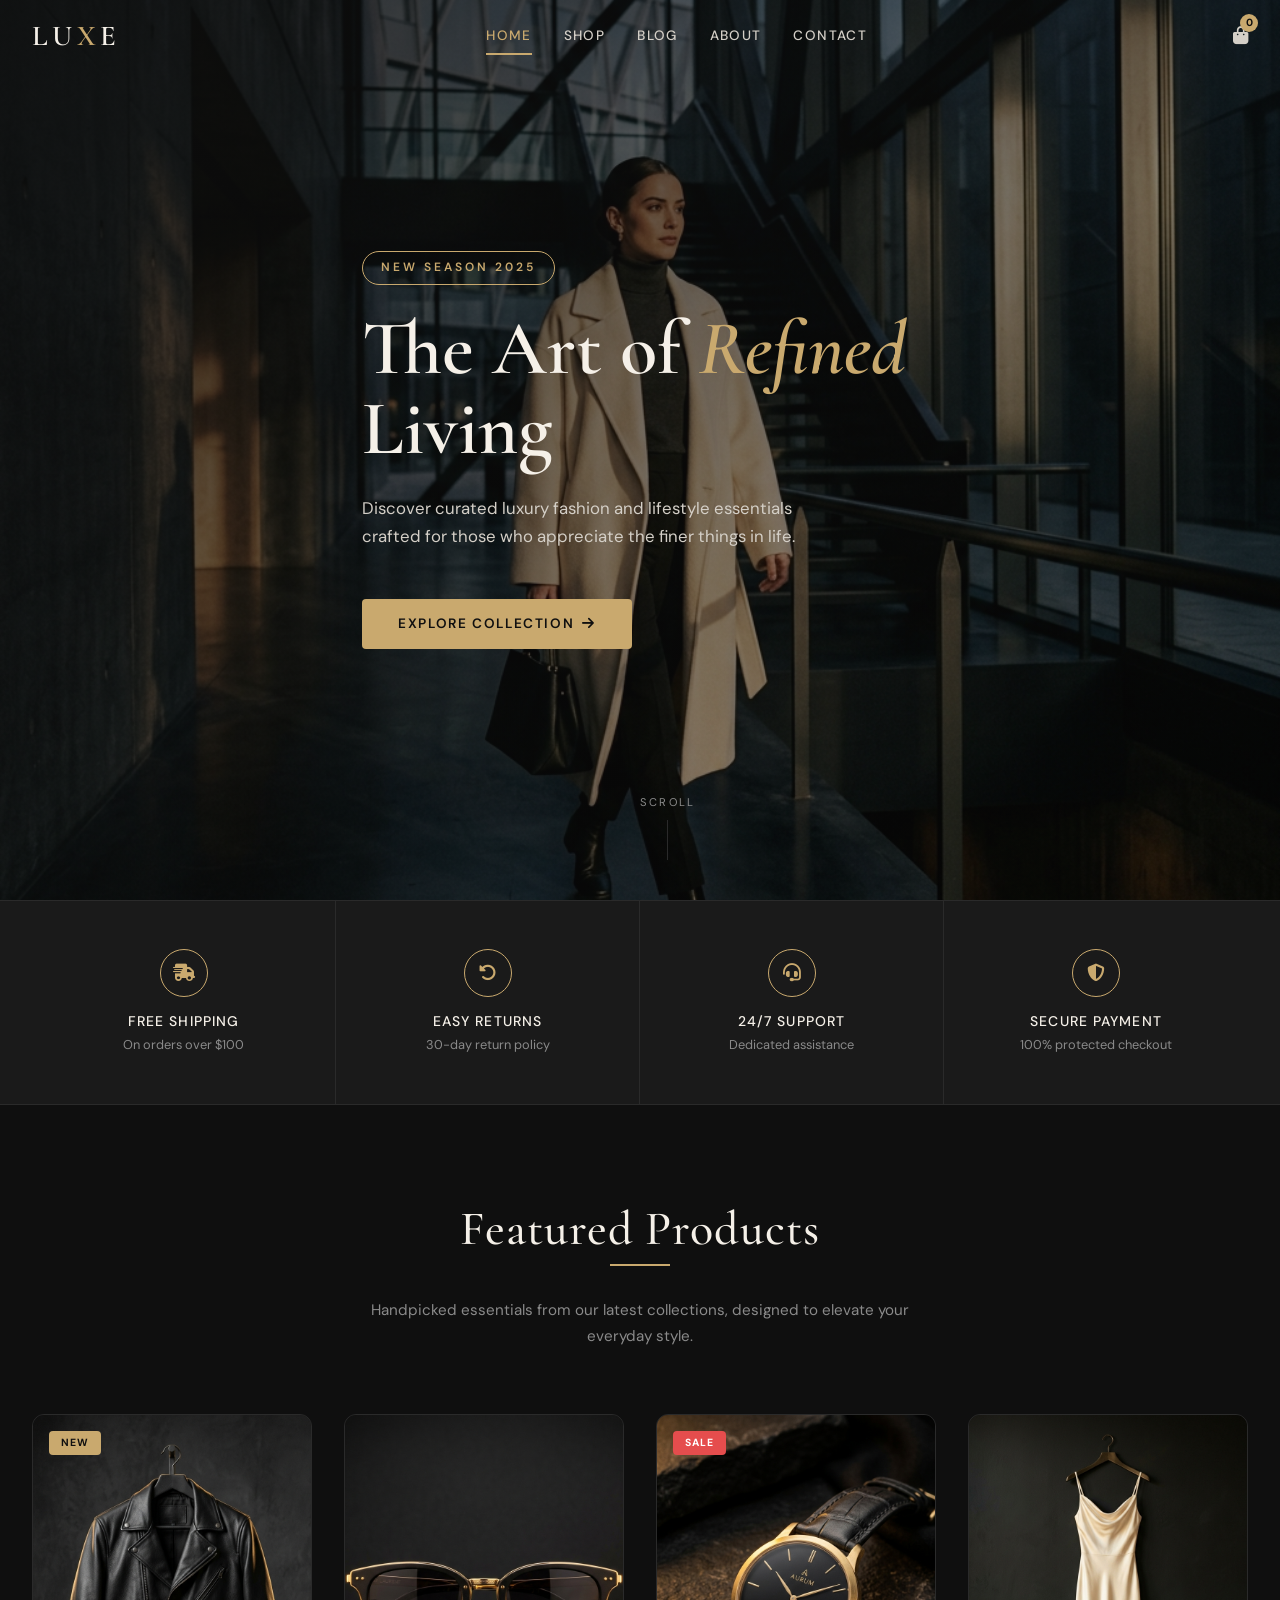
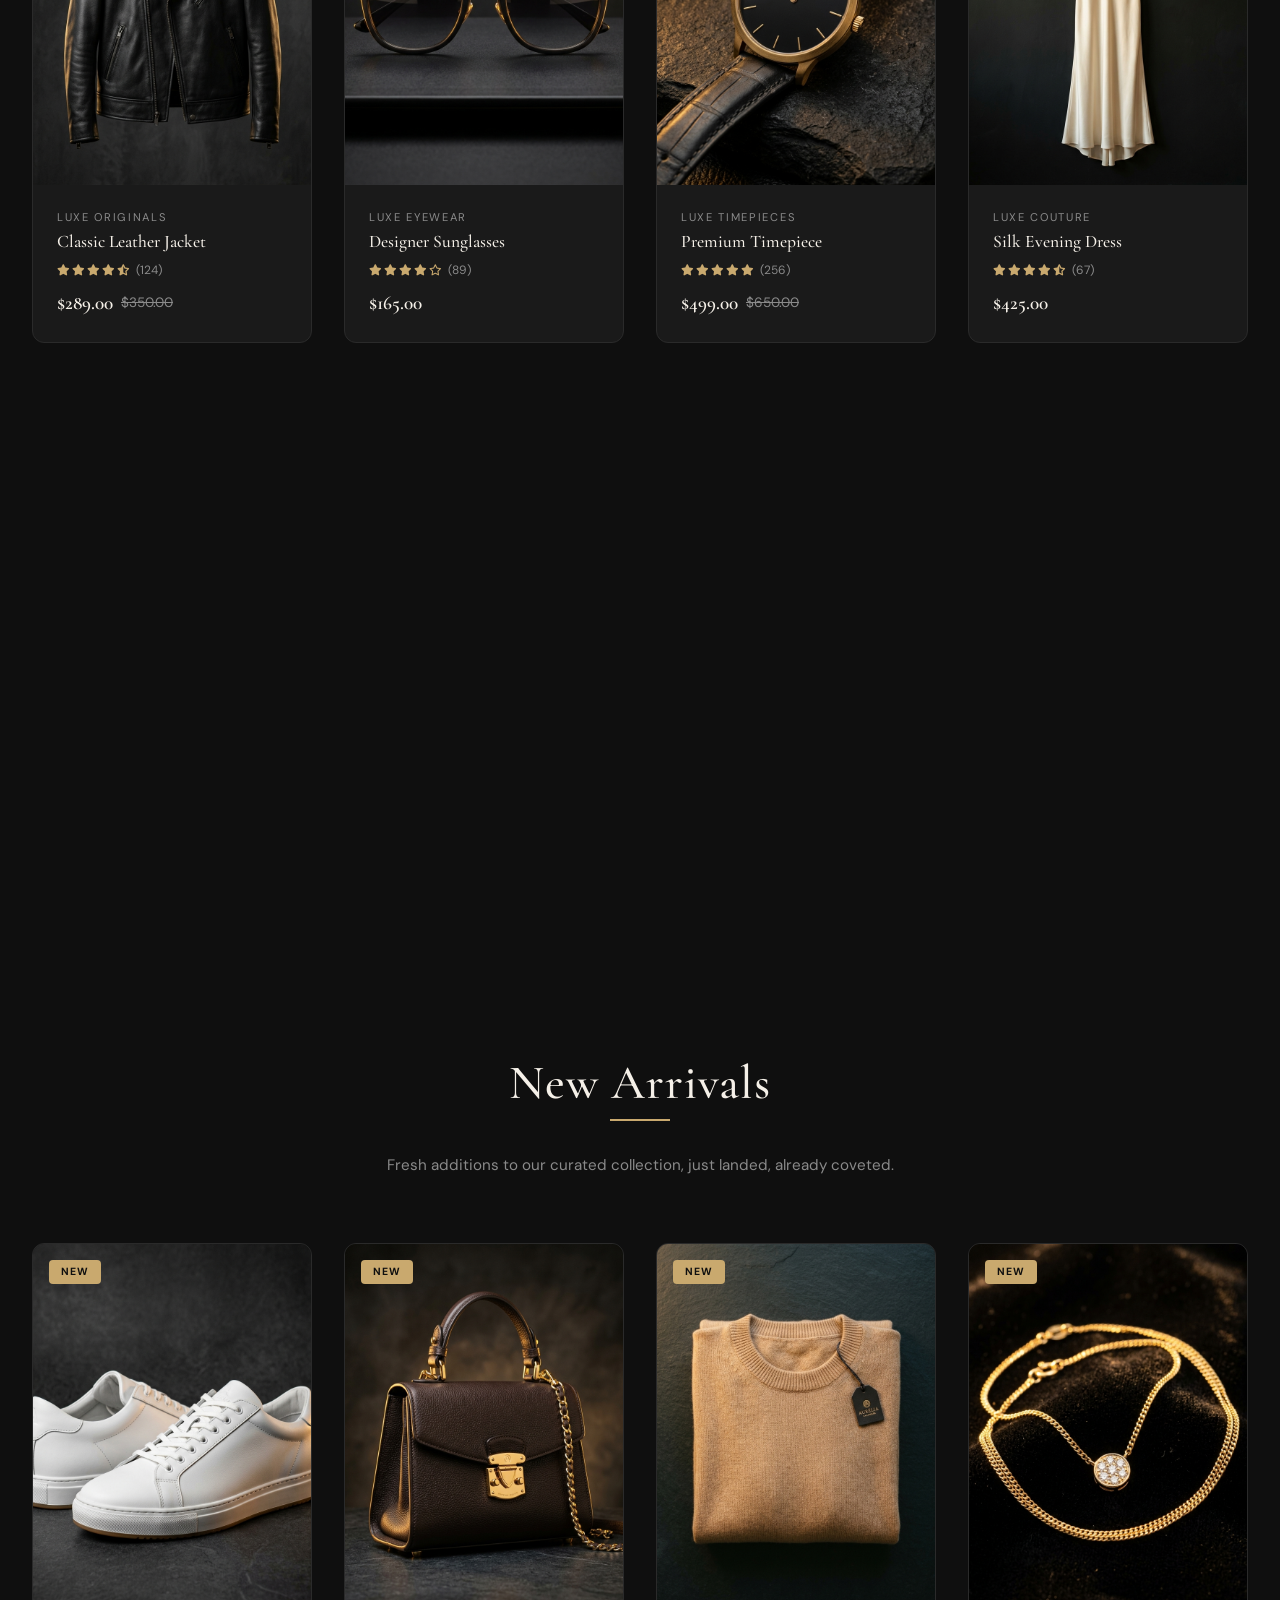
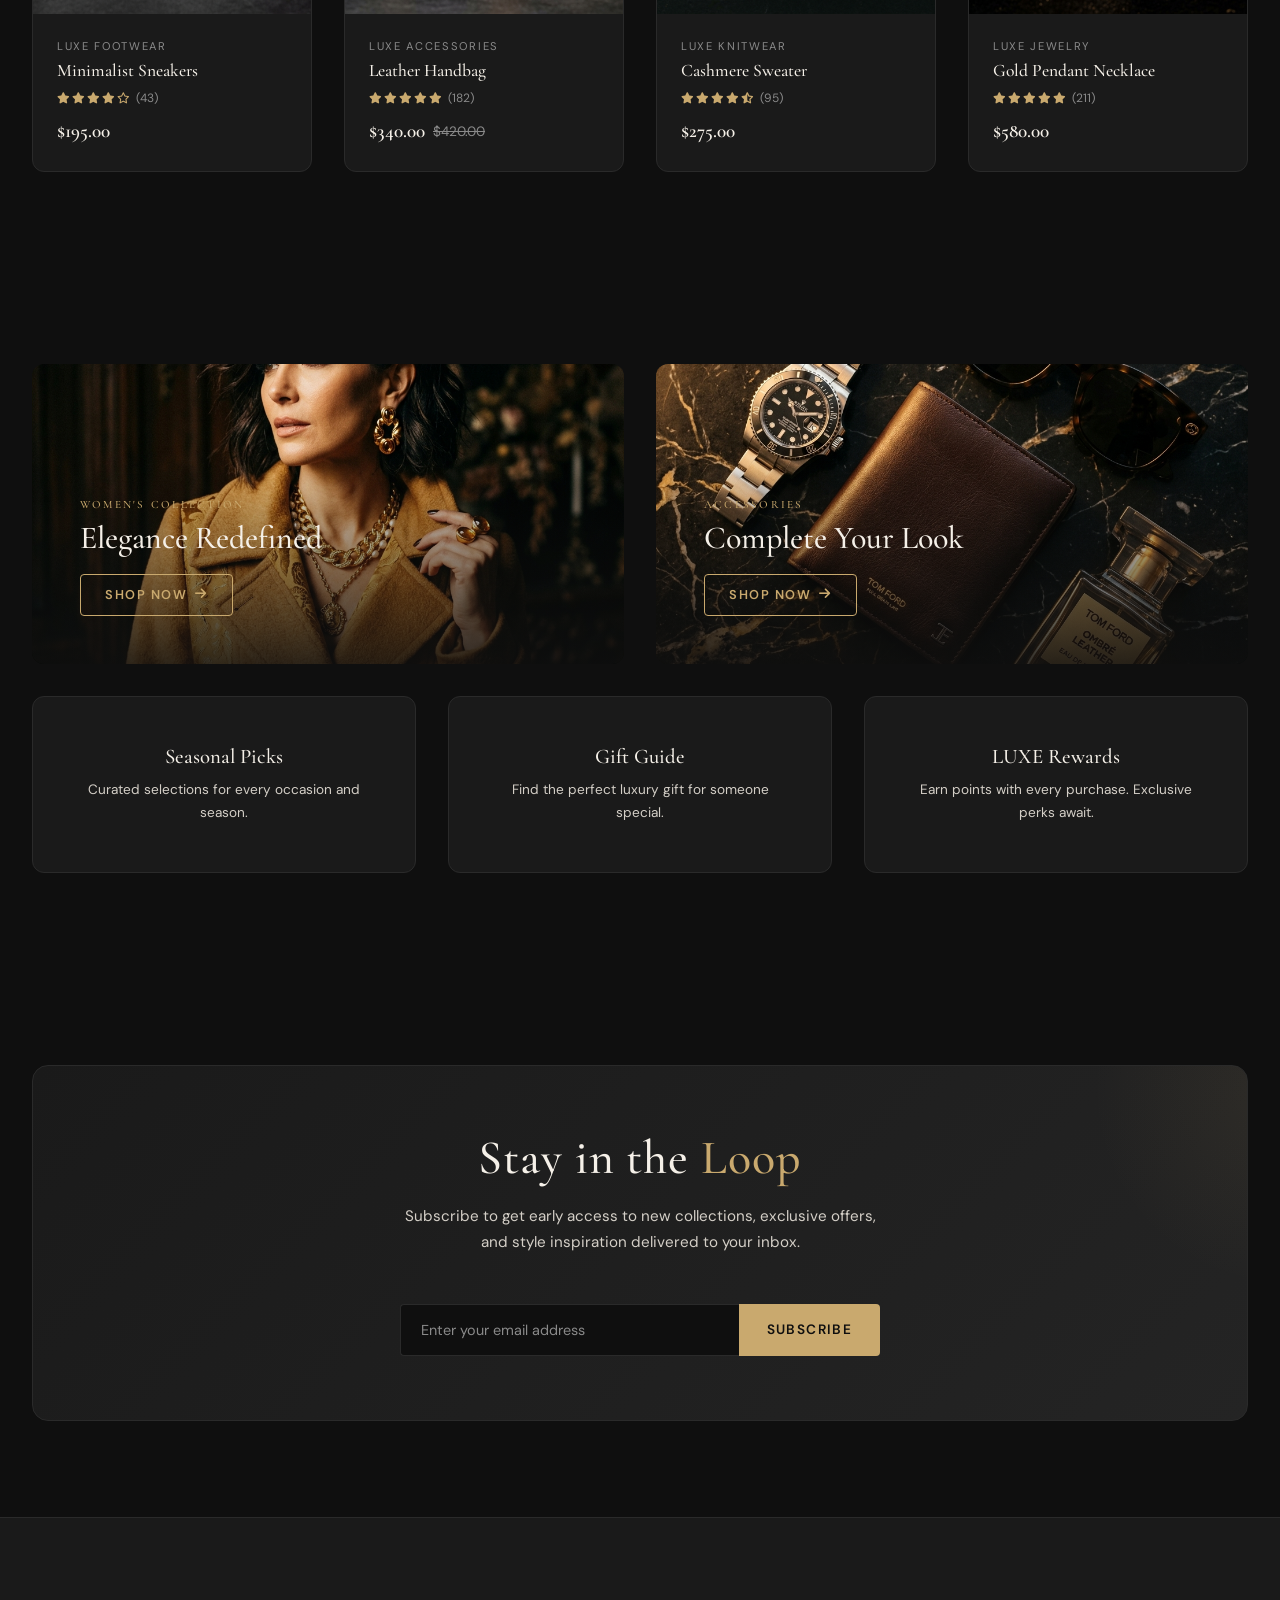
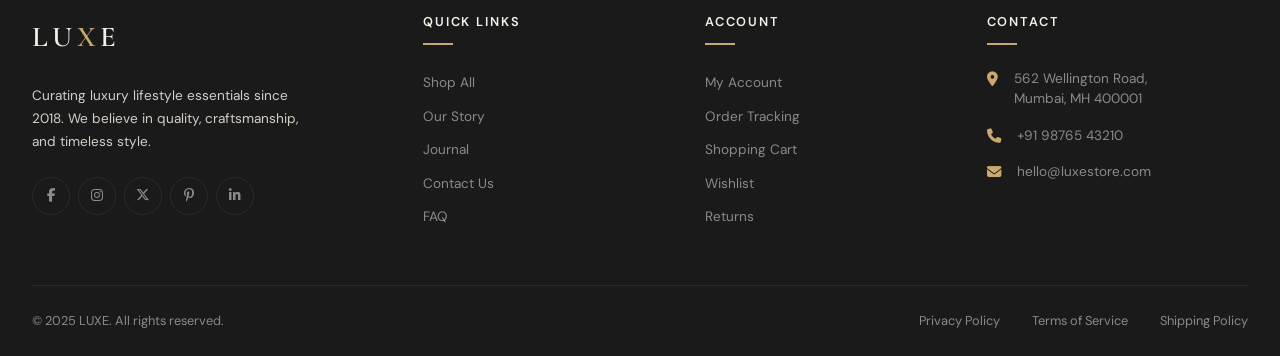
<file: index.html>
<!DOCTYPE html>
<html lang="en">
<head>
  <meta charset="UTF-8">
  <meta name="viewport" content="width=device-width, initial-scale=1.0">
  <title>LUXE — Premium Lifestyle & Fashion</title>
  <meta name="description" content="LUXE is a premium e-commerce destination for luxury fashion, accessories, and lifestyle products. Shop curated collections of designer clothing, watches, bags, and more.">
  <link rel="stylesheet" href="https://cdnjs.cloudflare.com/ajax/libs/font-awesome/6.5.1/css/all.min.css">
  <link rel="stylesheet" href="style.css">
</head>
<body>

  <!-- Navbar -->
  <nav class="navbar" id="navbar">
    <div class="container">
      <a href="index.html" class="nav-logo">LU<span>X</span>E</a>
      <div class="nav-links" id="nav-links">
        <a href="index.html" class="active">Home</a>
        <a href="shop.html">Shop</a>
        <a href="blog.html">Blog</a>
        <a href="about.html">About</a>
        <a href="contact.html">Contact</a>
      </div>
      <div class="nav-actions">
        <a href="cart.html" class="nav-cart" id="nav-cart">
          <i class="fa-solid fa-bag-shopping"></i>
          <span class="cart-badge" id="cart-badge">0</span>
        </a>
      </div>
    </div>
  </nav>
  <div class="mobile-menu-overlay" id="mobile-overlay"></div>

  <!-- Hero -->
  <section class="hero" id="hero">
    <div class="hero-bg" style="background-image: url('images/hero-bg.png')"></div>
    <div class="container">
      <div class="hero-content">
        <span class="hero-tag">New Season 2025</span>
        <h1>The Art of <span>Refined</span> Living</h1>
        <p>Discover curated luxury fashion and lifestyle essentials crafted for those who appreciate the finer things in life.</p>
        <a href="shop.html" class="btn btn-primary">Explore Collection <i class="fa-solid fa-arrow-right"></i></a>
      </div>
    </div>
    <div class="hero-scroll">
      <span>Scroll</span>
      <div class="scroll-line"></div>
    </div>
  </section>

  <!-- Features -->
  <section class="features reveal" id="features">
    <div class="container">
      <div class="features-grid">
        <div class="feature-box">
          <div class="feature-icon"><i class="fa-solid fa-truck-fast"></i></div>
          <h6>Free Shipping</h6>
          <p>On orders over $100</p>
        </div>
        <div class="feature-box">
          <div class="feature-icon"><i class="fa-solid fa-rotate-left"></i></div>
          <h6>Easy Returns</h6>
          <p>30-day return policy</p>
        </div>
        <div class="feature-box">
          <div class="feature-icon"><i class="fa-solid fa-headset"></i></div>
          <h6>24/7 Support</h6>
          <p>Dedicated assistance</p>
        </div>
        <div class="feature-box">
          <div class="feature-icon"><i class="fa-solid fa-shield-halved"></i></div>
          <h6>Secure Payment</h6>
          <p>100% protected checkout</p>
        </div>
      </div>
    </div>
  </section>

  <!-- Featured Products -->
  <section class="section-padding reveal" id="featured-products">
    <div class="container">
      <div class="section-header">
        <h2>Featured Products</h2>
        <p>Handpicked essentials from our latest collections, designed to elevate your everyday style.</p>
      </div>
      <div class="product-grid">

        <a href="sproduct.html" class="product-card">
          <div class="product-img">
            <span class="product-tag new">New</span>
            <img src="images/product-1.png" alt="Classic Leather Jacket">
            <div class="product-overlay">
              <button class="product-overlay-btn" data-action="add-to-cart" title="Add to Cart"><i class="fa-solid fa-cart-plus"></i></button>
              <button class="product-overlay-btn" title="Quick View"><i class="fa-solid fa-eye"></i></button>
              <button class="product-overlay-btn" title="Wishlist"><i class="fa-regular fa-heart"></i></button>
            </div>
          </div>
          <div class="product-info">
            <div class="product-brand">LUXE Originals</div>
            <h5 class="product-name">Classic Leather Jacket</h5>
            <div class="product-rating">
              <i class="fa-solid fa-star"></i><i class="fa-solid fa-star"></i><i class="fa-solid fa-star"></i><i class="fa-solid fa-star"></i><i class="fa-solid fa-star-half-stroke"></i>
              <span>(124)</span>
            </div>
            <div class="product-price">
              <span class="current">$289.00</span>
              <span class="original">$350.00</span>
            </div>
          </div>
        </a>

        <a href="sproduct.html" class="product-card">
          <div class="product-img">
            <img src="images/product-2.png" alt="Designer Sunglasses">
            <div class="product-overlay">
              <button class="product-overlay-btn" data-action="add-to-cart" title="Add to Cart"><i class="fa-solid fa-cart-plus"></i></button>
              <button class="product-overlay-btn" title="Quick View"><i class="fa-solid fa-eye"></i></button>
              <button class="product-overlay-btn" title="Wishlist"><i class="fa-regular fa-heart"></i></button>
            </div>
          </div>
          <div class="product-info">
            <div class="product-brand">LUXE Eyewear</div>
            <h5 class="product-name">Designer Sunglasses</h5>
            <div class="product-rating">
              <i class="fa-solid fa-star"></i><i class="fa-solid fa-star"></i><i class="fa-solid fa-star"></i><i class="fa-solid fa-star"></i><i class="fa-regular fa-star"></i>
              <span>(89)</span>
            </div>
            <div class="product-price">
              <span class="current">$165.00</span>
            </div>
          </div>
        </a>

        <a href="sproduct.html" class="product-card">
          <div class="product-img">
            <span class="product-tag sale">Sale</span>
            <img src="images/product-3.png" alt="Premium Timepiece">
            <div class="product-overlay">
              <button class="product-overlay-btn" data-action="add-to-cart" title="Add to Cart"><i class="fa-solid fa-cart-plus"></i></button>
              <button class="product-overlay-btn" title="Quick View"><i class="fa-solid fa-eye"></i></button>
              <button class="product-overlay-btn" title="Wishlist"><i class="fa-regular fa-heart"></i></button>
            </div>
          </div>
          <div class="product-info">
            <div class="product-brand">LUXE Timepieces</div>
            <h5 class="product-name">Premium Timepiece</h5>
            <div class="product-rating">
              <i class="fa-solid fa-star"></i><i class="fa-solid fa-star"></i><i class="fa-solid fa-star"></i><i class="fa-solid fa-star"></i><i class="fa-solid fa-star"></i>
              <span>(256)</span>
            </div>
            <div class="product-price">
              <span class="current">$499.00</span>
              <span class="original">$650.00</span>
            </div>
          </div>
        </a>

        <a href="sproduct.html" class="product-card">
          <div class="product-img">
            <img src="images/product-4.png" alt="Silk Evening Dress">
            <div class="product-overlay">
              <button class="product-overlay-btn" data-action="add-to-cart" title="Add to Cart"><i class="fa-solid fa-cart-plus"></i></button>
              <button class="product-overlay-btn" title="Quick View"><i class="fa-solid fa-eye"></i></button>
              <button class="product-overlay-btn" title="Wishlist"><i class="fa-regular fa-heart"></i></button>
            </div>
          </div>
          <div class="product-info">
            <div class="product-brand">LUXE Couture</div>
            <h5 class="product-name">Silk Evening Dress</h5>
            <div class="product-rating">
              <i class="fa-solid fa-star"></i><i class="fa-solid fa-star"></i><i class="fa-solid fa-star"></i><i class="fa-solid fa-star"></i><i class="fa-solid fa-star-half-stroke"></i>
              <span>(67)</span>
            </div>
            <div class="product-price">
              <span class="current">$425.00</span>
            </div>
          </div>
        </a>

      </div>
    </div>
  </section>

  <!-- CTA Banner -->
  <section class="cta-banner reveal" id="cta-banner">
    <div class="cta-banner-bg" style="background-image: url('images/cta-banner.png')"></div>
    <div class="container">
      <h4>Limited Time Offer</h4>
      <h2>Up to 40% Off<br>The New Collection</h2>
      <p>Indulge in the finest fabrics, impeccable craftsmanship, and timeless design. Offer ends this season.</p>
      <a href="shop.html" class="btn btn-primary">Shop the Sale <i class="fa-solid fa-arrow-right"></i></a>
    </div>
  </section>

  <!-- New Arrivals -->
  <section class="section-padding reveal" id="new-arrivals">
    <div class="container">
      <div class="section-header">
        <h2>New Arrivals</h2>
        <p>Fresh additions to our curated collection, just landed, already coveted.</p>
      </div>
      <div class="product-grid">

        <a href="sproduct.html" class="product-card">
          <div class="product-img">
            <span class="product-tag new">New</span>
            <img src="images/product-5.png" alt="Minimalist Sneakers">
            <div class="product-overlay">
              <button class="product-overlay-btn" data-action="add-to-cart" title="Add to Cart"><i class="fa-solid fa-cart-plus"></i></button>
              <button class="product-overlay-btn" title="Quick View"><i class="fa-solid fa-eye"></i></button>
              <button class="product-overlay-btn" title="Wishlist"><i class="fa-regular fa-heart"></i></button>
            </div>
          </div>
          <div class="product-info">
            <div class="product-brand">LUXE Footwear</div>
            <h5 class="product-name">Minimalist Sneakers</h5>
            <div class="product-rating">
              <i class="fa-solid fa-star"></i><i class="fa-solid fa-star"></i><i class="fa-solid fa-star"></i><i class="fa-solid fa-star"></i><i class="fa-regular fa-star"></i>
              <span>(43)</span>
            </div>
            <div class="product-price">
              <span class="current">$195.00</span>
            </div>
          </div>
        </a>

        <a href="sproduct.html" class="product-card">
          <div class="product-img">
            <span class="product-tag new">New</span>
            <img src="images/product-6.png" alt="Leather Handbag">
            <div class="product-overlay">
              <button class="product-overlay-btn" data-action="add-to-cart" title="Add to Cart"><i class="fa-solid fa-cart-plus"></i></button>
              <button class="product-overlay-btn" title="Quick View"><i class="fa-solid fa-eye"></i></button>
              <button class="product-overlay-btn" title="Wishlist"><i class="fa-regular fa-heart"></i></button>
            </div>
          </div>
          <div class="product-info">
            <div class="product-brand">LUXE Accessories</div>
            <h5 class="product-name">Leather Handbag</h5>
            <div class="product-rating">
              <i class="fa-solid fa-star"></i><i class="fa-solid fa-star"></i><i class="fa-solid fa-star"></i><i class="fa-solid fa-star"></i><i class="fa-solid fa-star"></i>
              <span>(182)</span>
            </div>
            <div class="product-price">
              <span class="current">$340.00</span>
              <span class="original">$420.00</span>
            </div>
          </div>
        </a>

        <a href="sproduct.html" class="product-card">
          <div class="product-img">
            <span class="product-tag new">New</span>
            <img src="images/product-7.png" alt="Cashmere Sweater">
            <div class="product-overlay">
              <button class="product-overlay-btn" data-action="add-to-cart" title="Add to Cart"><i class="fa-solid fa-cart-plus"></i></button>
              <button class="product-overlay-btn" title="Quick View"><i class="fa-solid fa-eye"></i></button>
              <button class="product-overlay-btn" title="Wishlist"><i class="fa-regular fa-heart"></i></button>
            </div>
          </div>
          <div class="product-info">
            <div class="product-brand">LUXE Knitwear</div>
            <h5 class="product-name">Cashmere Sweater</h5>
            <div class="product-rating">
              <i class="fa-solid fa-star"></i><i class="fa-solid fa-star"></i><i class="fa-solid fa-star"></i><i class="fa-solid fa-star"></i><i class="fa-solid fa-star-half-stroke"></i>
              <span>(95)</span>
            </div>
            <div class="product-price">
              <span class="current">$275.00</span>
            </div>
          </div>
        </a>

        <a href="sproduct.html" class="product-card">
          <div class="product-img">
            <span class="product-tag new">New</span>
            <img src="images/product-8.png" alt="Gold Pendant Necklace">
            <div class="product-overlay">
              <button class="product-overlay-btn" data-action="add-to-cart" title="Add to Cart"><i class="fa-solid fa-cart-plus"></i></button>
              <button class="product-overlay-btn" title="Quick View"><i class="fa-solid fa-eye"></i></button>
              <button class="product-overlay-btn" title="Wishlist"><i class="fa-regular fa-heart"></i></button>
            </div>
          </div>
          <div class="product-info">
            <div class="product-brand">LUXE Jewelry</div>
            <h5 class="product-name">Gold Pendant Necklace</h5>
            <div class="product-rating">
              <i class="fa-solid fa-star"></i><i class="fa-solid fa-star"></i><i class="fa-solid fa-star"></i><i class="fa-solid fa-star"></i><i class="fa-solid fa-star"></i>
              <span>(211)</span>
            </div>
            <div class="product-price">
              <span class="current">$580.00</span>
            </div>
          </div>
        </a>

      </div>
    </div>
  </section>

  <!-- Promo Banners -->
  <section class="section-padding reveal" id="promo-banners">
    <div class="container">
      <div class="promo-banners">
        <div class="promo-card">
          <img src="images/banner-1.png" alt="Women's Collection">
          <div class="promo-card-content">
            <h4>Women's Collection</h4>
            <h3>Elegance Redefined</h3>
            <a href="shop.html" class="btn btn-outline btn-sm">Shop Now <i class="fa-solid fa-arrow-right"></i></a>
          </div>
        </div>
        <div class="promo-card">
          <img src="images/banner-2.png" alt="Accessories">
          <div class="promo-card-content">
            <h4>Accessories</h4>
            <h3>Complete Your Look</h3>
            <a href="shop.html" class="btn btn-outline btn-sm">Shop Now <i class="fa-solid fa-arrow-right"></i></a>
          </div>
        </div>
      </div>

      <div class="text-banners">
        <div class="text-banner">
          <h3>Seasonal Picks</h3>
          <p>Curated selections for every occasion and season.</p>
        </div>
        <div class="text-banner">
          <h3>Gift Guide</h3>
          <p>Find the perfect luxury gift for someone special.</p>
        </div>
        <div class="text-banner">
          <h3>LUXE Rewards</h3>
          <p>Earn points with every purchase. Exclusive perks await.</p>
        </div>
      </div>
    </div>
  </section>

  <!-- Newsletter -->
  <section class="newsletter section-padding reveal" id="newsletter">
    <div class="container">
      <div class="newsletter-inner">
        <h2>Stay in the <span class="gold-text">Loop</span></h2>
        <p>Subscribe to get early access to new collections, exclusive offers, and style inspiration delivered to your inbox.</p>
        <form class="newsletter-form" id="newsletter-form">
          <input type="email" placeholder="Enter your email address" required>
          <button type="submit">Subscribe</button>
        </form>
      </div>
    </div>
  </section>

  <!-- Footer -->
  <footer class="footer" id="footer">
    <div class="container">
      <div class="footer-grid">
        <div class="footer-brand">
          <a href="index.html" class="nav-logo">LU<span>X</span>E</a>
          <p>Curating luxury lifestyle essentials since 2018. We believe in quality, craftsmanship, and timeless style.</p>
          <div class="footer-social">
            <a href="#" aria-label="Facebook"><i class="fa-brands fa-facebook-f"></i></a>
            <a href="#" aria-label="Instagram"><i class="fa-brands fa-instagram"></i></a>
            <a href="#" aria-label="Twitter"><i class="fa-brands fa-x-twitter"></i></a>
            <a href="#" aria-label="Pinterest"><i class="fa-brands fa-pinterest-p"></i></a>
            <a href="#" aria-label="LinkedIn"><i class="fa-brands fa-linkedin-in"></i></a>
          </div>
        </div>
        <div class="footer-col">
          <h5>Quick Links</h5>
          <ul>
            <li><a href="shop.html">Shop All</a></li>
            <li><a href="about.html">Our Story</a></li>
            <li><a href="blog.html">Journal</a></li>
            <li><a href="contact.html">Contact Us</a></li>
            <li><a href="#">FAQ</a></li>
          </ul>
        </div>
        <div class="footer-col">
          <h5>Account</h5>
          <ul>
            <li><a href="#">My Account</a></li>
            <li><a href="#">Order Tracking</a></li>
            <li><a href="cart.html">Shopping Cart</a></li>
            <li><a href="#">Wishlist</a></li>
            <li><a href="#">Returns</a></li>
          </ul>
        </div>
        <div class="footer-col">
          <h5>Contact</h5>
          <ul class="footer-contact">
            <li>
              <i class="fa-solid fa-location-dot"></i>
              <span>562 Wellington Road,<br>Mumbai, MH 400001</span>
            </li>
            <li>
              <i class="fa-solid fa-phone"></i>
              <span>+91 98765 43210</span>
            </li>
            <li>
              <i class="fa-solid fa-envelope"></i>
              <span>hello@luxestore.com</span>
            </li>
          </ul>
        </div>
      </div>
      <div class="footer-bottom">
        <p>&copy; 2025 LUXE. All rights reserved.</p>
        <div class="footer-bottom-links">
          <a href="#">Privacy Policy</a>
          <a href="#">Terms of Service</a>
          <a href="#">Shipping Policy</a>
        </div>
      </div>
    </div>
  </footer>

  <script src="script.js"></script>
</body>
</html>
</file>
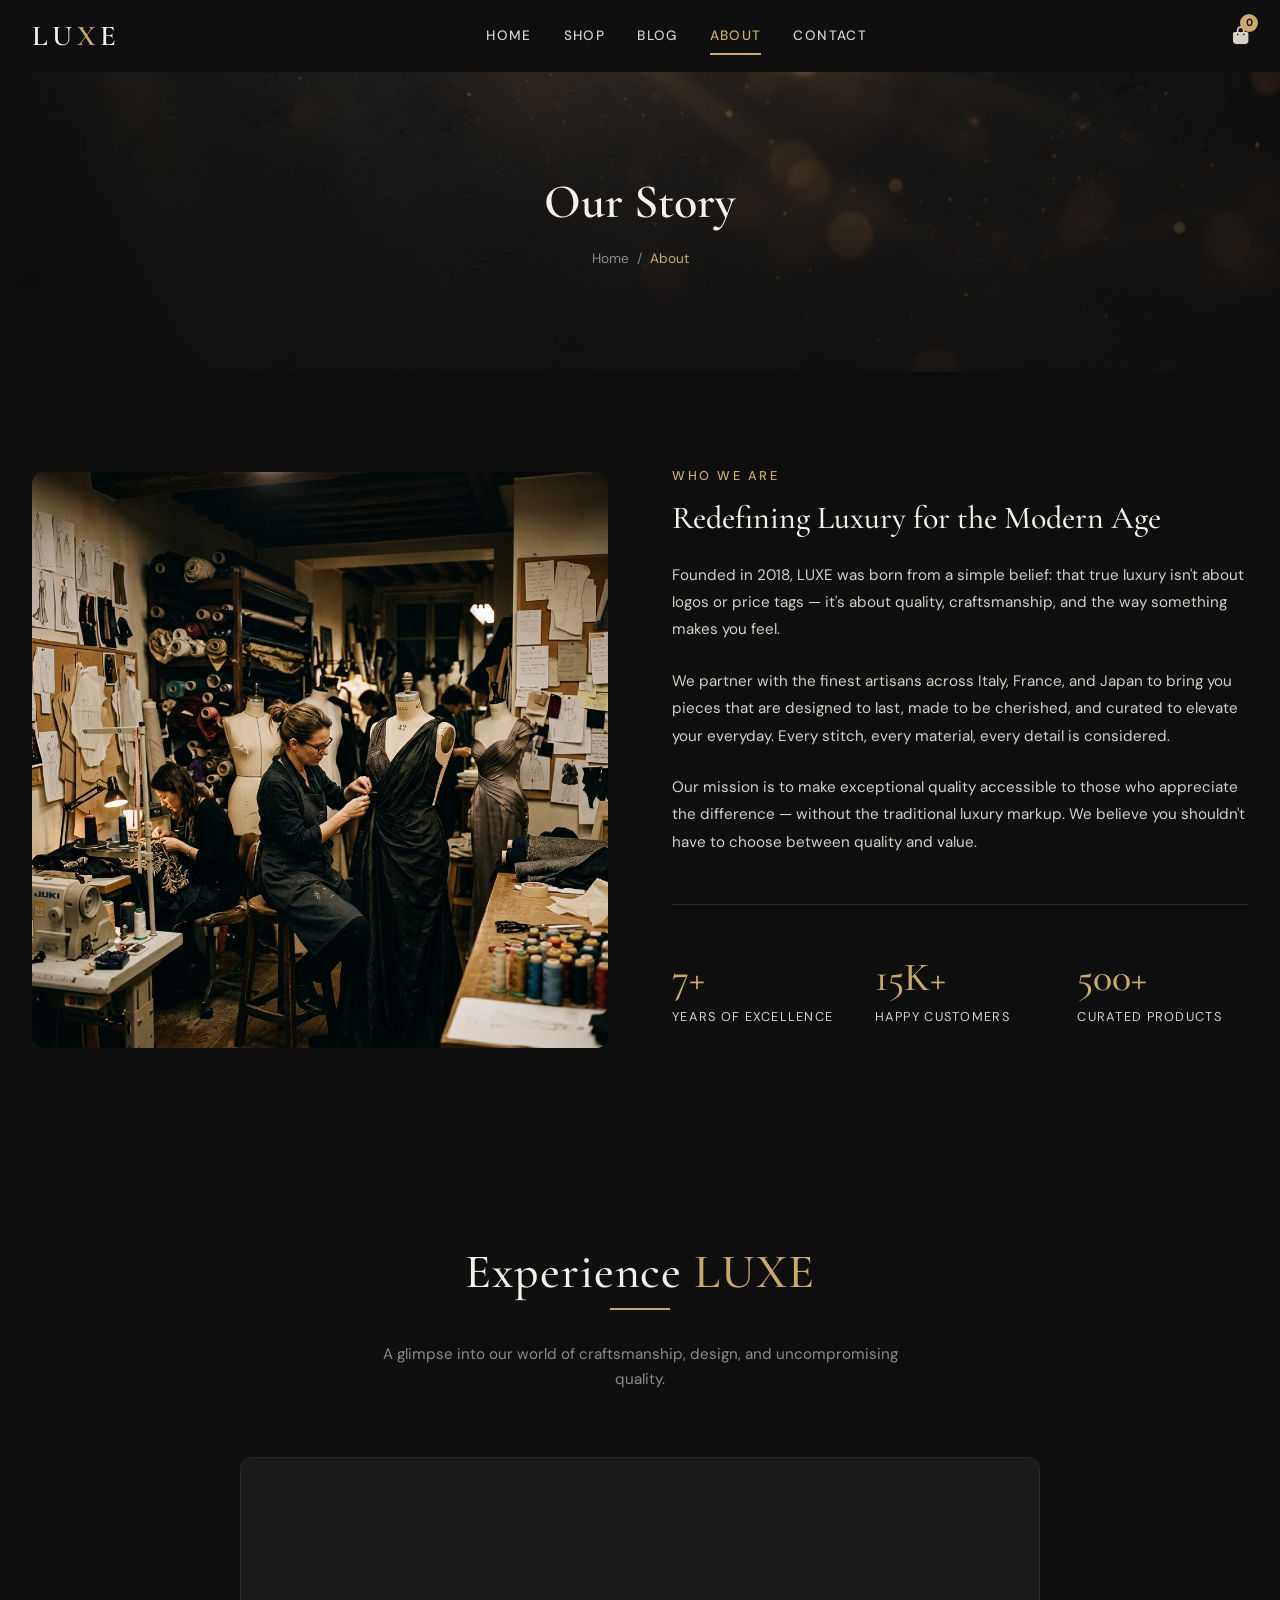
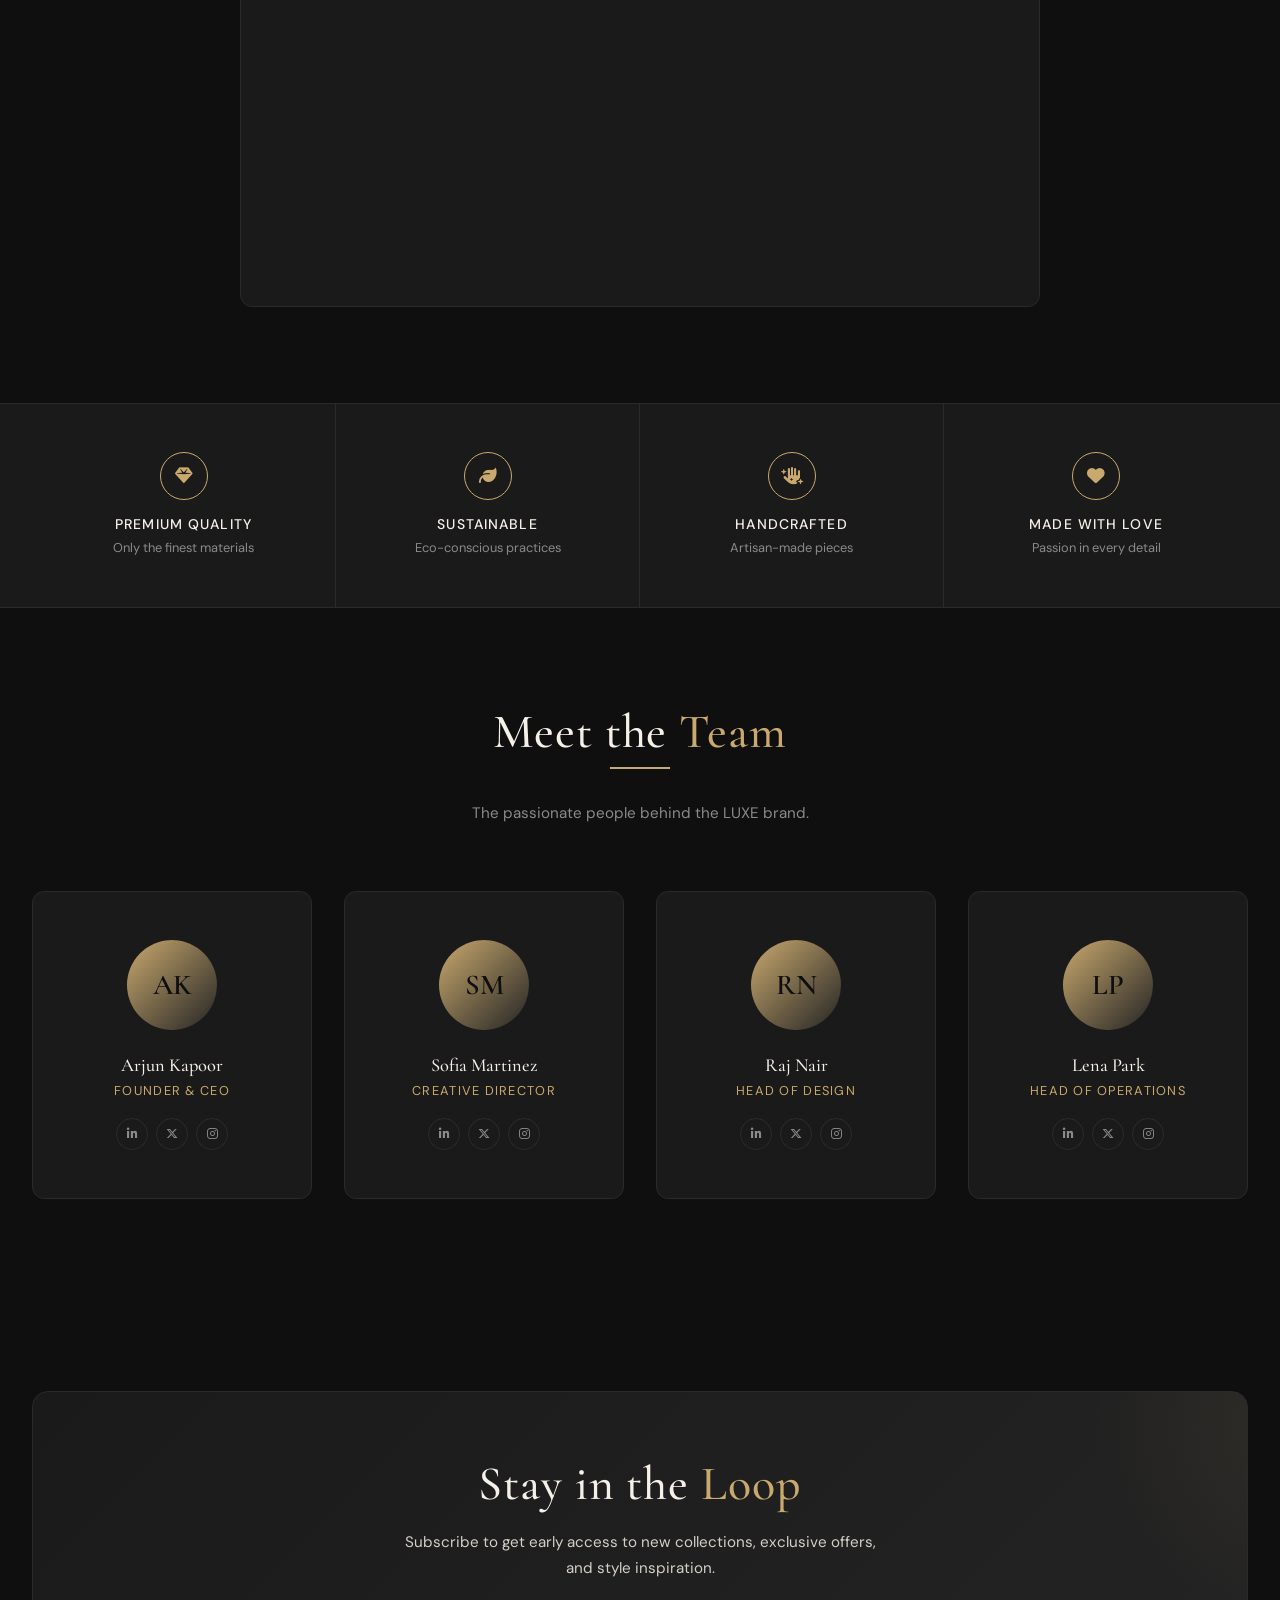
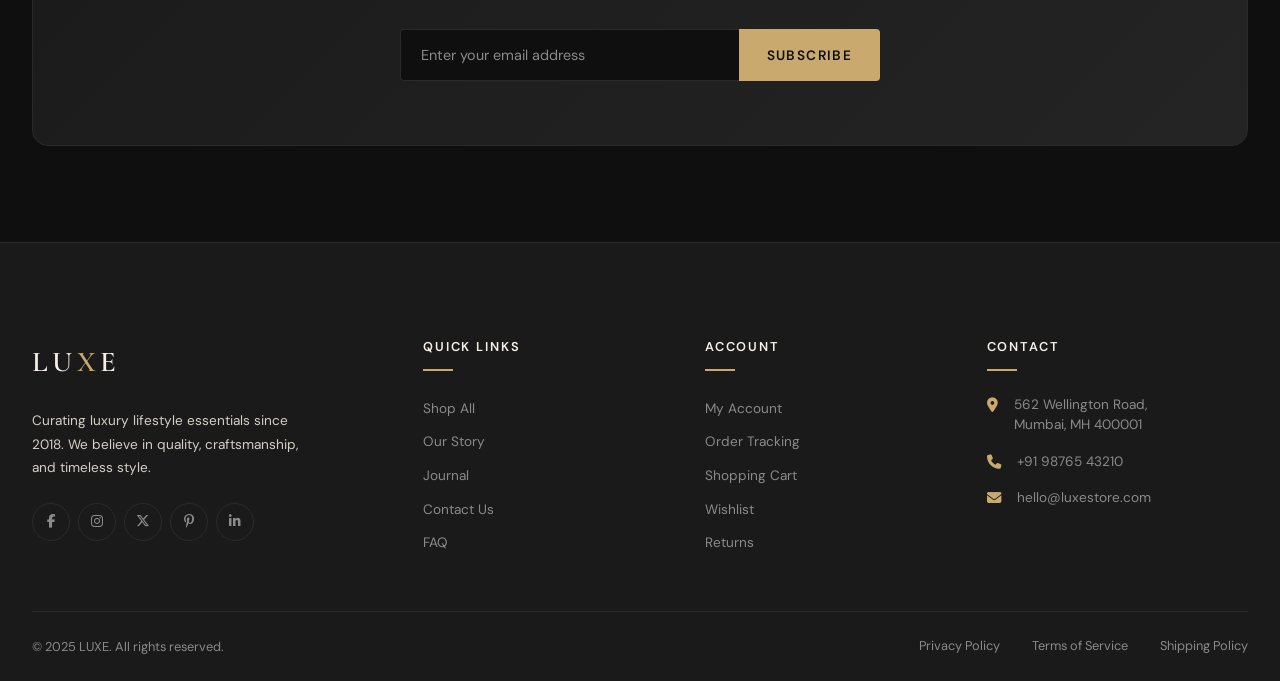
<file: about.html>
<!DOCTYPE html>
<html lang="en">
<head>
  <meta charset="UTF-8">
  <meta name="viewport" content="width=device-width, initial-scale=1.0">
  <title>About — LUXE Premium Fashion</title>
  <meta name="description" content="Learn about LUXE — our story, our mission to redefine luxury fashion, and the team behind the brand. Quality, craftsmanship, and timeless style since 2018.">
  <link rel="stylesheet" href="https://cdnjs.cloudflare.com/ajax/libs/font-awesome/6.5.1/css/all.min.css">
  <link rel="stylesheet" href="style.css">
</head>
<body>

  <!-- ======== NAVBAR ======== -->
  <nav class="navbar scrolled" id="navbar">
    <div class="container">
      <a href="index.html" class="nav-logo">LU<span>X</span>E</a>
      <div class="nav-links" id="nav-links">
        <a href="index.html">Home</a>
        <a href="shop.html">Shop</a>
        <a href="blog.html">Blog</a>
        <a href="about.html" class="active">About</a>
        <a href="contact.html">Contact</a>
      </div>
      <div class="nav-actions">
        <a href="cart.html" class="nav-cart"><i class="fa-solid fa-bag-shopping"></i><span class="cart-badge">0</span></a>
      </div>
    </div>
  </nav>
  <div class="mobile-menu-overlay" id="mobile-overlay"></div>

  <!-- ======== PAGE HEADER ======== -->
  <section class="page-header">
    <div class="page-header-bg" style="background-image: url('images/page-header.png')"></div>
    <div class="page-header-content">
      <h1>Our Story</h1>
      <div class="breadcrumb">
        <a href="index.html">Home</a><span>/</span><span class="current">About</span>
      </div>
    </div>
  </section>

  <!-- ======== ABOUT STORY ======== -->
  <section class="section-padding reveal" id="about-story">
    <div class="container">
      <div class="about-story">
        <div class="about-img">
          <img src="images/about-story.png" alt="LUXE Atelier">
          <div class="about-img-accent"></div>
        </div>
        <div class="about-text">
          <h4 class="gold-text text-uppercase" style="letter-spacing:0.2em; font-family: var(--font-body); font-size:0.8rem; margin-bottom: var(--space-md);">Who We Are</h4>
          <h3>Redefining Luxury for the Modern Age</h3>
          <p>Founded in 2018, LUXE was born from a simple belief: that true luxury isn't about logos or price tags — it's about quality, craftsmanship, and the way something makes you feel.</p>
          <p>We partner with the finest artisans across Italy, France, and Japan to bring you pieces that are designed to last, made to be cherished, and curated to elevate your everyday. Every stitch, every material, every detail is considered.</p>
          <p>Our mission is to make exceptional quality accessible to those who appreciate the difference — without the traditional luxury markup. We believe you shouldn't have to choose between quality and value.</p>
          <div class="about-stats">
            <div class="stat-item">
              <h3>7+</h3>
              <p>Years of Excellence</p>
            </div>
            <div class="stat-item">
              <h3>15K+</h3>
              <p>Happy Customers</p>
            </div>
            <div class="stat-item">
              <h3>500+</h3>
              <p>Curated Products</p>
            </div>
          </div>
        </div>
      </div>
    </div>
  </section>

  <!-- ======== VIDEO SECTION ======== -->
  <section class="section-padding about-video reveal" id="about-video">
    <div class="container">
      <div class="section-header">
        <h2>Experience <span class="gold-text">LUXE</span></h2>
        <p>A glimpse into our world of craftsmanship, design, and uncompromising quality.</p>
      </div>
      <div class="video-wrapper">
        <iframe src="https://www.youtube.com/embed/dQw4w9WgXcQ" title="LUXE Brand Film" allow="accelerometer; autoplay; clipboard-write; encrypted-media; gyroscope; picture-in-picture" allowfullscreen></iframe>
      </div>
    </div>
  </section>

  <!-- ======== FEATURES ======== -->
  <section class="features reveal">
    <div class="container">
      <div class="features-grid">
        <div class="feature-box">
          <div class="feature-icon"><i class="fa-solid fa-gem"></i></div>
          <h6>Premium Quality</h6>
          <p>Only the finest materials</p>
        </div>
        <div class="feature-box">
          <div class="feature-icon"><i class="fa-solid fa-leaf"></i></div>
          <h6>Sustainable</h6>
          <p>Eco-conscious practices</p>
        </div>
        <div class="feature-box">
          <div class="feature-icon"><i class="fa-solid fa-hand-sparkles"></i></div>
          <h6>Handcrafted</h6>
          <p>Artisan-made pieces</p>
        </div>
        <div class="feature-box">
          <div class="feature-icon"><i class="fa-solid fa-heart"></i></div>
          <h6>Made with Love</h6>
          <p>Passion in every detail</p>
        </div>
      </div>
    </div>
  </section>

  <!-- ======== TEAM ======== -->
  <section class="section-padding reveal" id="team">
    <div class="container">
      <div class="section-header">
        <h2>Meet the <span class="gold-text">Team</span></h2>
        <p>The passionate people behind the LUXE brand.</p>
      </div>
      <div class="team-grid">
        <div class="team-card">
          <div class="team-avatar">AK</div>
          <h4>Arjun Kapoor</h4>
          <p>Founder & CEO</p>
          <div class="team-social">
            <a href="#"><i class="fa-brands fa-linkedin-in"></i></a>
            <a href="#"><i class="fa-brands fa-x-twitter"></i></a>
            <a href="#"><i class="fa-brands fa-instagram"></i></a>
          </div>
        </div>
        <div class="team-card">
          <div class="team-avatar">SM</div>
          <h4>Sofia Martinez</h4>
          <p>Creative Director</p>
          <div class="team-social">
            <a href="#"><i class="fa-brands fa-linkedin-in"></i></a>
            <a href="#"><i class="fa-brands fa-x-twitter"></i></a>
            <a href="#"><i class="fa-brands fa-instagram"></i></a>
          </div>
        </div>
        <div class="team-card">
          <div class="team-avatar">RN</div>
          <h4>Raj Nair</h4>
          <p>Head of Design</p>
          <div class="team-social">
            <a href="#"><i class="fa-brands fa-linkedin-in"></i></a>
            <a href="#"><i class="fa-brands fa-x-twitter"></i></a>
            <a href="#"><i class="fa-brands fa-instagram"></i></a>
          </div>
        </div>
        <div class="team-card">
          <div class="team-avatar">LP</div>
          <h4>Lena Park</h4>
          <p>Head of Operations</p>
          <div class="team-social">
            <a href="#"><i class="fa-brands fa-linkedin-in"></i></a>
            <a href="#"><i class="fa-brands fa-x-twitter"></i></a>
            <a href="#"><i class="fa-brands fa-instagram"></i></a>
          </div>
        </div>
      </div>
    </div>
  </section>

  <!-- ======== NEWSLETTER ======== -->
  <section class="newsletter section-padding reveal">
    <div class="container">
      <div class="newsletter-inner">
        <h2>Stay in the <span class="gold-text">Loop</span></h2>
        <p>Subscribe to get early access to new collections, exclusive offers, and style inspiration.</p>
        <form class="newsletter-form"><input type="email" placeholder="Enter your email address" required><button type="submit">Subscribe</button></form>
      </div>
    </div>
  </section>

  <!-- ======== FOOTER ======== -->
  <footer class="footer">
    <div class="container">
      <div class="footer-grid">
        <div class="footer-brand">
          <a href="index.html" class="nav-logo">LU<span>X</span>E</a>
          <p>Curating luxury lifestyle essentials since 2018. We believe in quality, craftsmanship, and timeless style.</p>
          <div class="footer-social">
            <a href="#" aria-label="Facebook"><i class="fa-brands fa-facebook-f"></i></a>
            <a href="#" aria-label="Instagram"><i class="fa-brands fa-instagram"></i></a>
            <a href="#" aria-label="Twitter"><i class="fa-brands fa-x-twitter"></i></a>
            <a href="#" aria-label="Pinterest"><i class="fa-brands fa-pinterest-p"></i></a>
            <a href="#" aria-label="LinkedIn"><i class="fa-brands fa-linkedin-in"></i></a>
          </div>
        </div>
        <div class="footer-col"><h5>Quick Links</h5><ul><li><a href="shop.html">Shop All</a></li><li><a href="about.html">Our Story</a></li><li><a href="blog.html">Journal</a></li><li><a href="contact.html">Contact Us</a></li><li><a href="#">FAQ</a></li></ul></div>
        <div class="footer-col"><h5>Account</h5><ul><li><a href="#">My Account</a></li><li><a href="#">Order Tracking</a></li><li><a href="cart.html">Shopping Cart</a></li><li><a href="#">Wishlist</a></li><li><a href="#">Returns</a></li></ul></div>
        <div class="footer-col"><h5>Contact</h5><ul class="footer-contact"><li><i class="fa-solid fa-location-dot"></i><span>562 Wellington Road,<br>Mumbai, MH 400001</span></li><li><i class="fa-solid fa-phone"></i><span>+91 98765 43210</span></li><li><i class="fa-solid fa-envelope"></i><span>hello@luxestore.com</span></li></ul></div>
      </div>
      <div class="footer-bottom"><p>&copy; 2025 LUXE. All rights reserved.</p><div class="footer-bottom-links"><a href="#">Privacy Policy</a><a href="#">Terms of Service</a><a href="#">Shipping Policy</a></div></div>
    </div>
  </footer>

  <script src="script.js"></script>
</body>
</html>
</file>
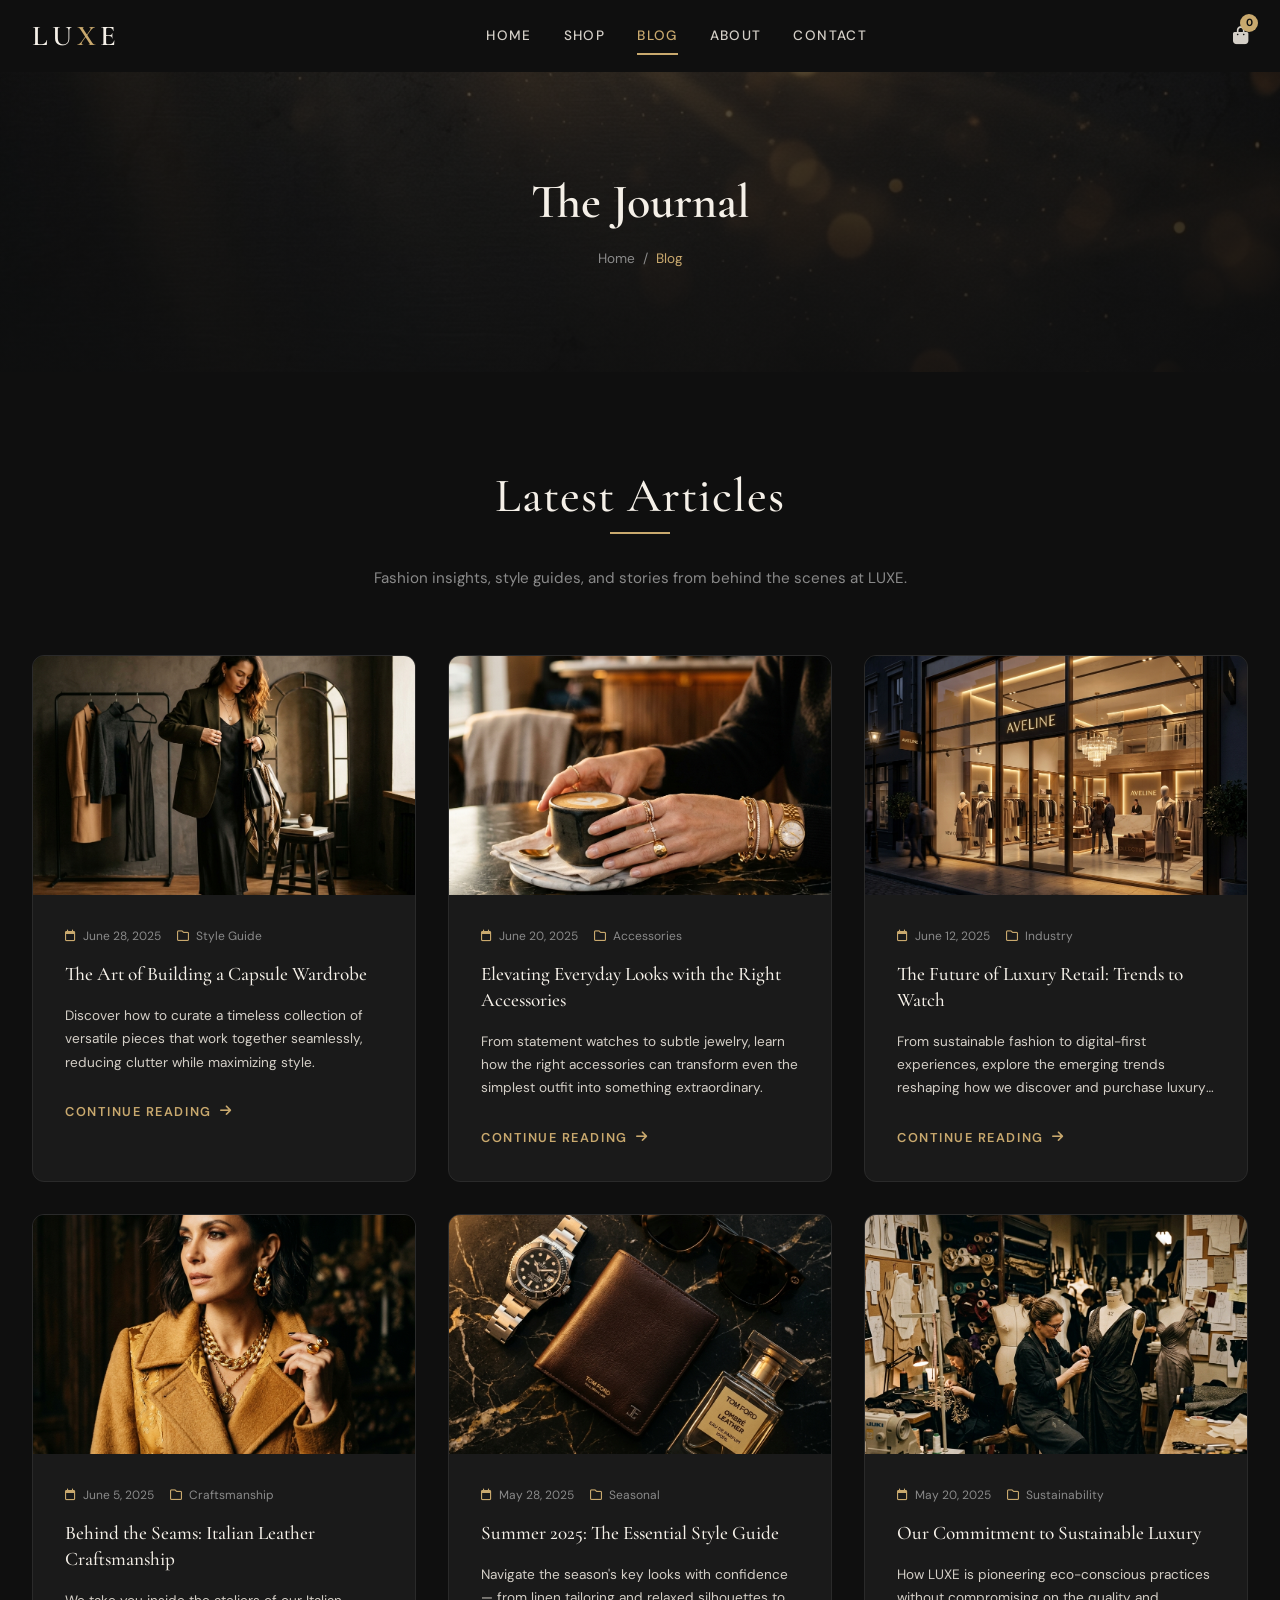
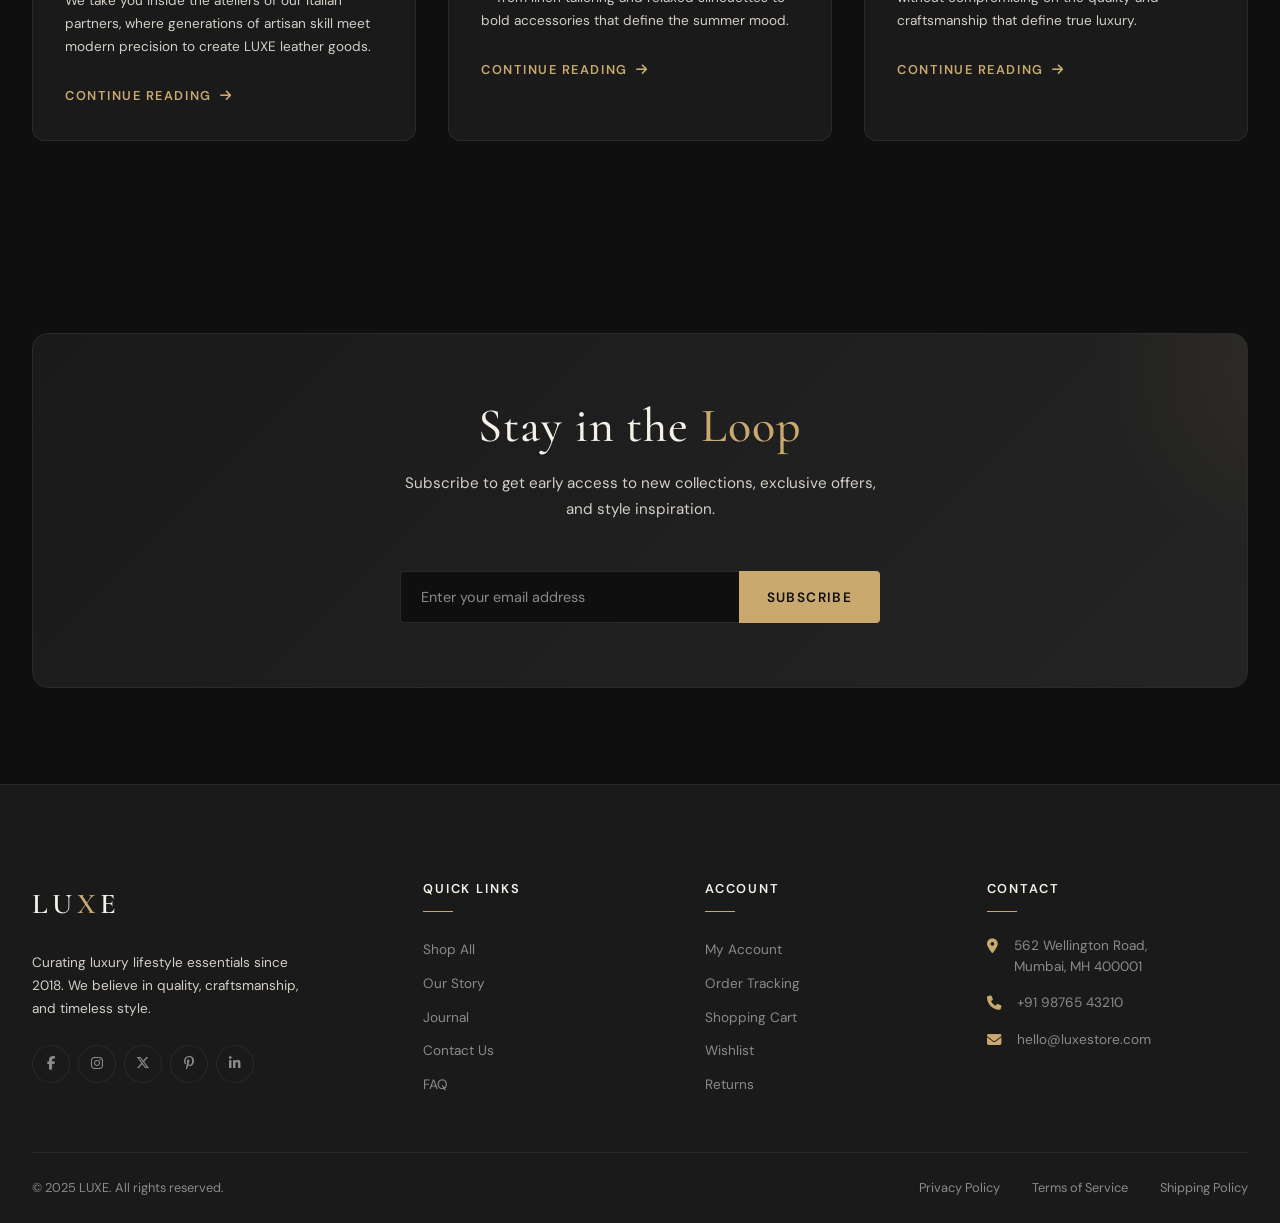
<file: blog.html>
<!DOCTYPE html>
<html lang="en">
<head>
  <meta charset="UTF-8">
  <meta name="viewport" content="width=device-width, initial-scale=1.0">
  <title>Journal — LUXE Style Blog</title>
  <meta name="description" content="Explore the LUXE Journal for fashion inspiration, style guides, industry insights, and behind-the-scenes stories from the world of luxury fashion.">
  <link rel="stylesheet" href="https://cdnjs.cloudflare.com/ajax/libs/font-awesome/6.5.1/css/all.min.css">
  <link rel="stylesheet" href="style.css">
</head>
<body>

  <!-- ======== NAVBAR ======== -->
  <nav class="navbar scrolled" id="navbar">
    <div class="container">
      <a href="index.html" class="nav-logo">LU<span>X</span>E</a>
      <div class="nav-links" id="nav-links">
        <a href="index.html">Home</a>
        <a href="shop.html">Shop</a>
        <a href="blog.html" class="active">Blog</a>
        <a href="about.html">About</a>
        <a href="contact.html">Contact</a>
      </div>
      <div class="nav-actions">
        <a href="cart.html" class="nav-cart"><i class="fa-solid fa-bag-shopping"></i><span class="cart-badge">0</span></a>
      </div>
    </div>
  </nav>
  <div class="mobile-menu-overlay" id="mobile-overlay"></div>

  <!-- ======== PAGE HEADER ======== -->
  <section class="page-header">
    <div class="page-header-bg" style="background-image: url('images/page-header.png')"></div>
    <div class="page-header-content">
      <h1>The Journal</h1>
      <div class="breadcrumb">
        <a href="index.html">Home</a><span>/</span><span class="current">Blog</span>
      </div>
    </div>
  </section>

  <!-- ======== BLOG GRID ======== -->
  <section class="section-padding" id="blog-section">
    <div class="container">
      <div class="section-header">
        <h2>Latest Articles</h2>
        <p>Fashion insights, style guides, and stories from behind the scenes at LUXE.</p>
      </div>
      <div class="blog-grid">

        <article class="blog-card reveal">
          <div class="blog-img">
            <img src="images/blog-1.png" alt="The Art of Capsule Wardrobes">
          </div>
          <div class="blog-content">
            <div class="blog-meta">
              <span><i class="fa-regular fa-calendar"></i> June 28, 2025</span>
              <span><i class="fa-regular fa-folder"></i> Style Guide</span>
            </div>
            <h3>The Art of Building a Capsule Wardrobe</h3>
            <p>Discover how to curate a timeless collection of versatile pieces that work together seamlessly, reducing clutter while maximizing style.</p>
            <a href="#" class="blog-read-more">Continue Reading <i class="fa-solid fa-arrow-right"></i></a>
          </div>
        </article>

        <article class="blog-card reveal">
          <div class="blog-img">
            <img src="images/blog-2.png" alt="Luxury Accessories Guide">
          </div>
          <div class="blog-content">
            <div class="blog-meta">
              <span><i class="fa-regular fa-calendar"></i> June 20, 2025</span>
              <span><i class="fa-regular fa-folder"></i> Accessories</span>
            </div>
            <h3>Elevating Everyday Looks with the Right Accessories</h3>
            <p>From statement watches to subtle jewelry, learn how the right accessories can transform even the simplest outfit into something extraordinary.</p>
            <a href="#" class="blog-read-more">Continue Reading <i class="fa-solid fa-arrow-right"></i></a>
          </div>
        </article>

        <article class="blog-card reveal">
          <div class="blog-img">
            <img src="images/blog-3.png" alt="Future of Luxury Retail">
          </div>
          <div class="blog-content">
            <div class="blog-meta">
              <span><i class="fa-regular fa-calendar"></i> June 12, 2025</span>
              <span><i class="fa-regular fa-folder"></i> Industry</span>
            </div>
            <h3>The Future of Luxury Retail: Trends to Watch</h3>
            <p>From sustainable fashion to digital-first experiences, explore the emerging trends reshaping how we discover and purchase luxury goods.</p>
            <a href="#" class="blog-read-more">Continue Reading <i class="fa-solid fa-arrow-right"></i></a>
          </div>
        </article>

        <article class="blog-card reveal">
          <div class="blog-img">
            <img src="images/banner-1.png" alt="Italian Craftsmanship">
          </div>
          <div class="blog-content">
            <div class="blog-meta">
              <span><i class="fa-regular fa-calendar"></i> June 5, 2025</span>
              <span><i class="fa-regular fa-folder"></i> Craftsmanship</span>
            </div>
            <h3>Behind the Seams: Italian Leather Craftsmanship</h3>
            <p>We take you inside the ateliers of our Italian partners, where generations of artisan skill meet modern precision to create LUXE leather goods.</p>
            <a href="#" class="blog-read-more">Continue Reading <i class="fa-solid fa-arrow-right"></i></a>
          </div>
        </article>

        <article class="blog-card reveal">
          <div class="blog-img">
            <img src="images/banner-2.png" alt="Summer Style Guide">
          </div>
          <div class="blog-content">
            <div class="blog-meta">
              <span><i class="fa-regular fa-calendar"></i> May 28, 2025</span>
              <span><i class="fa-regular fa-folder"></i> Seasonal</span>
            </div>
            <h3>Summer 2025: The Essential Style Guide</h3>
            <p>Navigate the season's key looks with confidence — from linen tailoring and relaxed silhouettes to bold accessories that define the summer mood.</p>
            <a href="#" class="blog-read-more">Continue Reading <i class="fa-solid fa-arrow-right"></i></a>
          </div>
        </article>

        <article class="blog-card reveal">
          <div class="blog-img">
            <img src="images/about-story.png" alt="Sustainability at LUXE">
          </div>
          <div class="blog-content">
            <div class="blog-meta">
              <span><i class="fa-regular fa-calendar"></i> May 20, 2025</span>
              <span><i class="fa-regular fa-folder"></i> Sustainability</span>
            </div>
            <h3>Our Commitment to Sustainable Luxury</h3>
            <p>How LUXE is pioneering eco-conscious practices without compromising on the quality and craftsmanship that define true luxury.</p>
            <a href="#" class="blog-read-more">Continue Reading <i class="fa-solid fa-arrow-right"></i></a>
          </div>
        </article>

      </div>
    </div>
  </section>

  <!-- ======== NEWSLETTER ======== -->
  <section class="newsletter section-padding reveal">
    <div class="container">
      <div class="newsletter-inner">
        <h2>Stay in the <span class="gold-text">Loop</span></h2>
        <p>Subscribe to get early access to new collections, exclusive offers, and style inspiration.</p>
        <form class="newsletter-form"><input type="email" placeholder="Enter your email address" required><button type="submit">Subscribe</button></form>
      </div>
    </div>
  </section>

  <!-- ======== FOOTER ======== -->
  <footer class="footer">
    <div class="container">
      <div class="footer-grid">
        <div class="footer-brand">
          <a href="index.html" class="nav-logo">LU<span>X</span>E</a>
          <p>Curating luxury lifestyle essentials since 2018. We believe in quality, craftsmanship, and timeless style.</p>
          <div class="footer-social">
            <a href="#" aria-label="Facebook"><i class="fa-brands fa-facebook-f"></i></a>
            <a href="#" aria-label="Instagram"><i class="fa-brands fa-instagram"></i></a>
            <a href="#" aria-label="Twitter"><i class="fa-brands fa-x-twitter"></i></a>
            <a href="#" aria-label="Pinterest"><i class="fa-brands fa-pinterest-p"></i></a>
            <a href="#" aria-label="LinkedIn"><i class="fa-brands fa-linkedin-in"></i></a>
          </div>
        </div>
        <div class="footer-col"><h5>Quick Links</h5><ul><li><a href="shop.html">Shop All</a></li><li><a href="about.html">Our Story</a></li><li><a href="blog.html">Journal</a></li><li><a href="contact.html">Contact Us</a></li><li><a href="#">FAQ</a></li></ul></div>
        <div class="footer-col"><h5>Account</h5><ul><li><a href="#">My Account</a></li><li><a href="#">Order Tracking</a></li><li><a href="cart.html">Shopping Cart</a></li><li><a href="#">Wishlist</a></li><li><a href="#">Returns</a></li></ul></div>
        <div class="footer-col"><h5>Contact</h5><ul class="footer-contact"><li><i class="fa-solid fa-location-dot"></i><span>562 Wellington Road,<br>Mumbai, MH 400001</span></li><li><i class="fa-solid fa-phone"></i><span>+91 98765 43210</span></li><li><i class="fa-solid fa-envelope"></i><span>hello@luxestore.com</span></li></ul></div>
      </div>
      <div class="footer-bottom"><p>&copy; 2025 LUXE. All rights reserved.</p><div class="footer-bottom-links"><a href="#">Privacy Policy</a><a href="#">Terms of Service</a><a href="#">Shipping Policy</a></div></div>
    </div>
  </footer>

  <script src="script.js"></script>
</body>
</html>
</file>
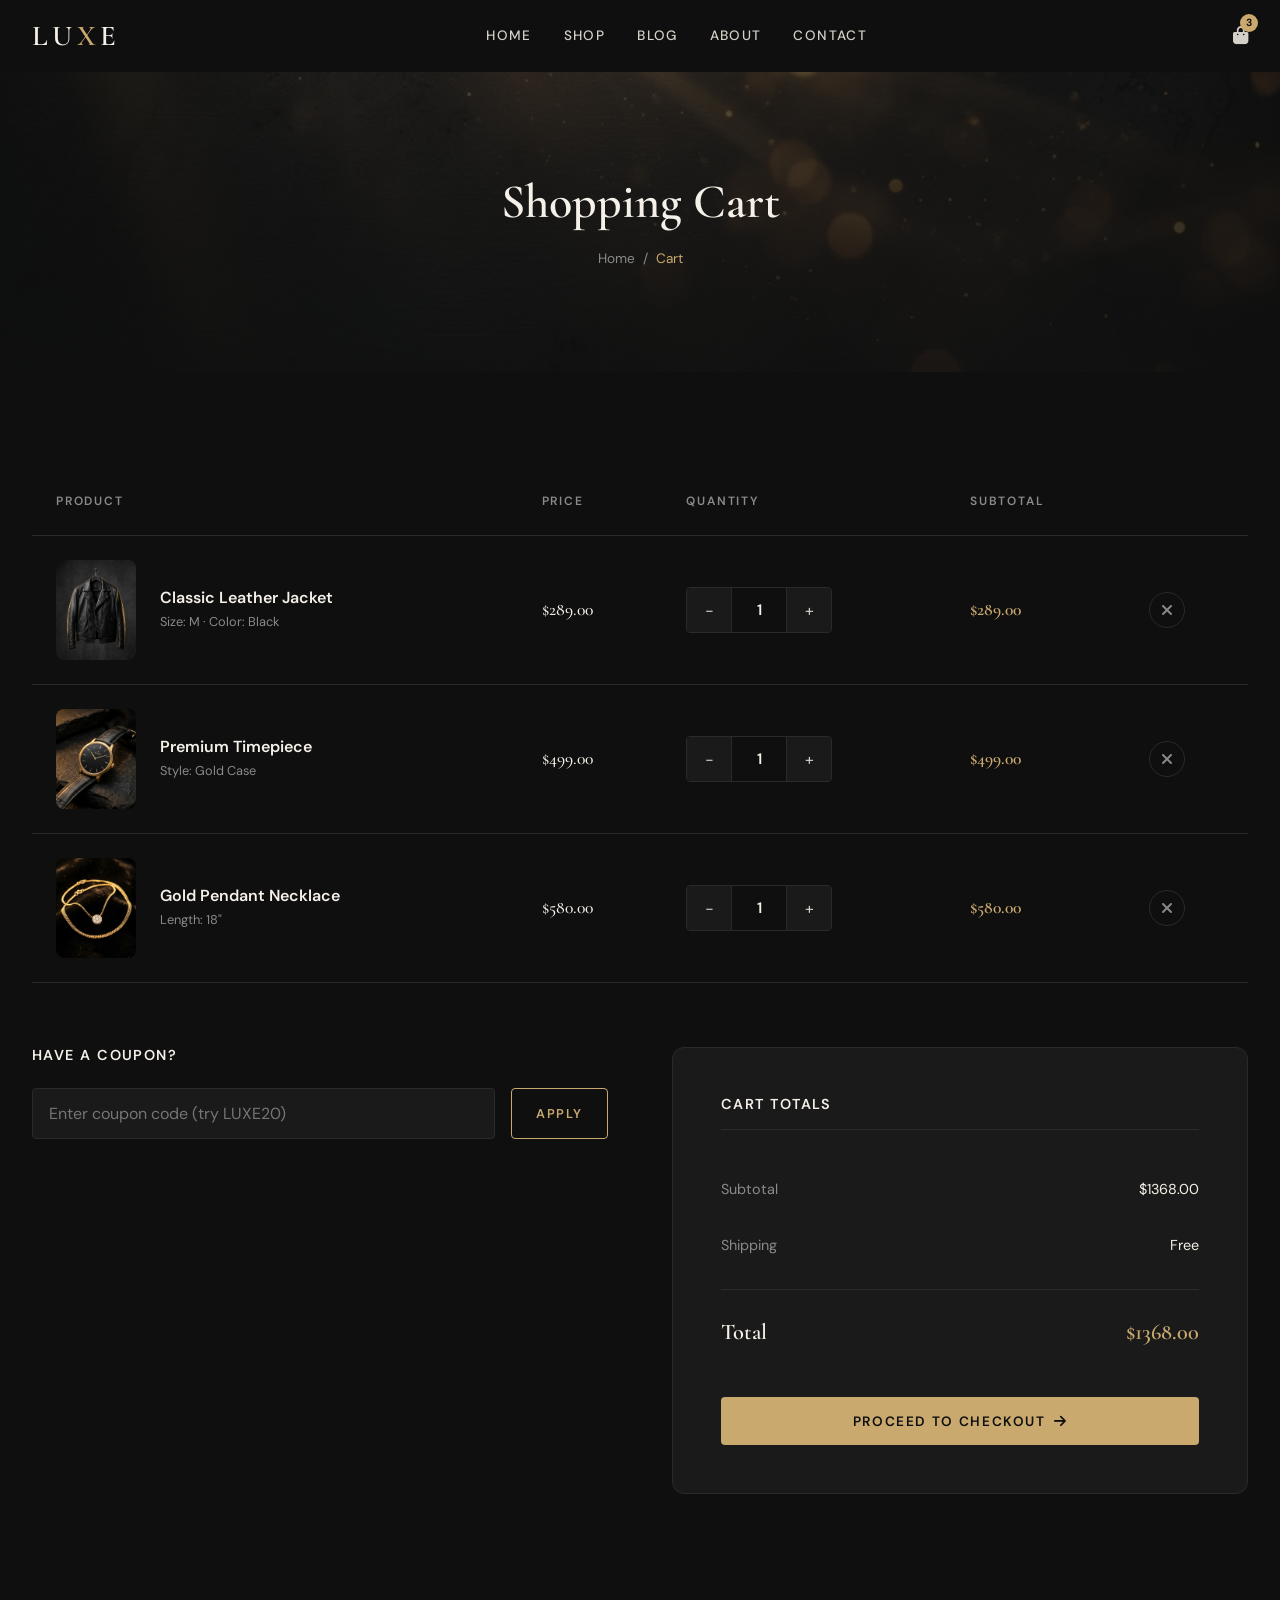
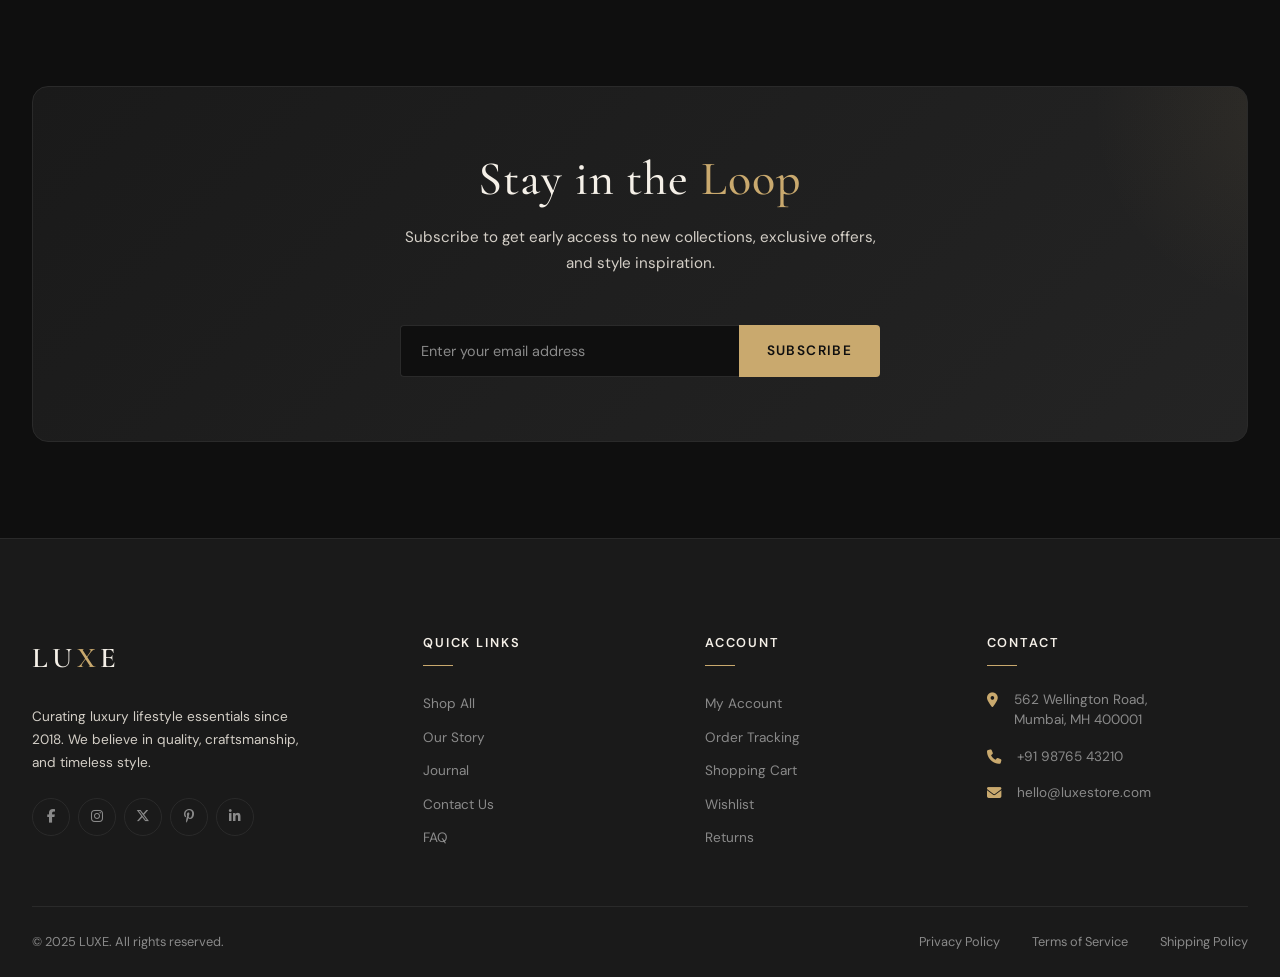
<file: cart.html>
<!DOCTYPE html>
<html lang="en">
<head>
  <meta charset="UTF-8">
  <meta name="viewport" content="width=device-width, initial-scale=1.0">
  <title>Shopping Cart — LUXE</title>
  <meta name="description" content="Review your LUXE shopping cart. Manage items, apply coupon codes, and proceed to checkout.">
  <link rel="stylesheet" href="https://cdnjs.cloudflare.com/ajax/libs/font-awesome/6.5.1/css/all.min.css">
  <link rel="stylesheet" href="style.css">
</head>
<body>

  <!-- ======== NAVBAR ======== -->
  <nav class="navbar scrolled" id="navbar">
    <div class="container">
      <a href="index.html" class="nav-logo">LU<span>X</span>E</a>
      <div class="nav-links" id="nav-links">
        <a href="index.html">Home</a>
        <a href="shop.html">Shop</a>
        <a href="blog.html">Blog</a>
        <a href="about.html">About</a>
        <a href="contact.html">Contact</a>
      </div>
      <div class="nav-actions">
        <a href="cart.html" class="nav-cart"><i class="fa-solid fa-bag-shopping"></i><span class="cart-badge" id="cart-badge">3</span></a>
      </div>
    </div>
  </nav>
  <div class="mobile-menu-overlay" id="mobile-overlay"></div>

  <!-- ======== PAGE HEADER ======== -->
  <section class="page-header">
    <div class="page-header-bg" style="background-image: url('images/page-header.png')"></div>
    <div class="page-header-content">
      <h1>Shopping Cart</h1>
      <div class="breadcrumb">
        <a href="index.html">Home</a><span>/</span><span class="current">Cart</span>
      </div>
    </div>
  </section>

  <!-- ======== CART ======== -->
  <section class="section-padding" id="cart-section">
    <div class="container">

      <!-- Cart Table -->
      <div class="cart-table-wrapper">
        <table class="cart-table">
          <thead>
            <tr>
              <th>Product</th>
              <th>Price</th>
              <th>Quantity</th>
              <th>Subtotal</th>
              <th></th>
            </tr>
          </thead>
          <tbody>
            <tr>
              <td>
                <div class="cart-product">
                  <div class="cart-product-img">
                    <img src="images/product-1.png" alt="Classic Leather Jacket">
                  </div>
                  <div class="cart-product-info">
                    <h5>Classic Leather Jacket</h5>
                    <p>Size: M &middot; Color: Black</p>
                  </div>
                </div>
              </td>
              <td><span class="cart-price">$289.00</span></td>
              <td>
                <div class="quantity-controls">
                  <button class="qty-btn qty-minus">−</button>
                  <span class="qty-value">1</span>
                  <button class="qty-btn qty-plus">+</button>
                </div>
              </td>
              <td><span class="cart-subtotal">$289.00</span></td>
              <td><button class="cart-remove" title="Remove item"><i class="fa-solid fa-xmark"></i></button></td>
            </tr>
            <tr>
              <td>
                <div class="cart-product">
                  <div class="cart-product-img">
                    <img src="images/product-3.png" alt="Premium Timepiece">
                  </div>
                  <div class="cart-product-info">
                    <h5>Premium Timepiece</h5>
                    <p>Style: Gold Case</p>
                  </div>
                </div>
              </td>
              <td><span class="cart-price">$499.00</span></td>
              <td>
                <div class="quantity-controls">
                  <button class="qty-btn qty-minus">−</button>
                  <span class="qty-value">1</span>
                  <button class="qty-btn qty-plus">+</button>
                </div>
              </td>
              <td><span class="cart-subtotal">$499.00</span></td>
              <td><button class="cart-remove" title="Remove item"><i class="fa-solid fa-xmark"></i></button></td>
            </tr>
            <tr>
              <td>
                <div class="cart-product">
                  <div class="cart-product-img">
                    <img src="images/product-8.png" alt="Gold Pendant Necklace">
                  </div>
                  <div class="cart-product-info">
                    <h5>Gold Pendant Necklace</h5>
                    <p>Length: 18"</p>
                  </div>
                </div>
              </td>
              <td><span class="cart-price">$580.00</span></td>
              <td>
                <div class="quantity-controls">
                  <button class="qty-btn qty-minus">−</button>
                  <span class="qty-value">1</span>
                  <button class="qty-btn qty-plus">+</button>
                </div>
              </td>
              <td><span class="cart-subtotal">$580.00</span></td>
              <td><button class="cart-remove" title="Remove item"><i class="fa-solid fa-xmark"></i></button></td>
            </tr>
          </tbody>
        </table>
      </div>

      <!-- Cart Actions -->
      <div class="cart-actions">
        <div class="coupon-section">
          <h4>Have a Coupon?</h4>
          <form class="coupon-form">
            <input type="text" placeholder="Enter coupon code (try LUXE20)">
            <button type="submit" class="btn btn-outline btn-sm">Apply</button>
          </form>
        </div>

        <div class="cart-totals">
          <h4>Cart Totals</h4>
          <div class="cart-totals-row">
            <span>Subtotal</span>
            <span id="cart-subtotal">$1,368.00</span>
          </div>
          <div class="cart-totals-row">
            <span>Shipping</span>
            <span id="cart-shipping">Free</span>
          </div>
          <div class="cart-totals-row total">
            <span>Total</span>
            <span id="cart-total">$1,368.00</span>
          </div>
          <button class="btn btn-primary" onclick="alert('Thank you! This is a demo checkout.')">
            Proceed to Checkout <i class="fa-solid fa-arrow-right"></i>
          </button>
        </div>
      </div>

    </div>
  </section>

  <!-- ======== NEWSLETTER ======== -->
  <section class="newsletter section-padding reveal">
    <div class="container">
      <div class="newsletter-inner">
        <h2>Stay in the <span class="gold-text">Loop</span></h2>
        <p>Subscribe to get early access to new collections, exclusive offers, and style inspiration.</p>
        <form class="newsletter-form"><input type="email" placeholder="Enter your email address" required><button type="submit">Subscribe</button></form>
      </div>
    </div>
  </section>

  <!-- ======== FOOTER ======== -->
  <footer class="footer">
    <div class="container">
      <div class="footer-grid">
        <div class="footer-brand">
          <a href="index.html" class="nav-logo">LU<span>X</span>E</a>
          <p>Curating luxury lifestyle essentials since 2018. We believe in quality, craftsmanship, and timeless style.</p>
          <div class="footer-social">
            <a href="#" aria-label="Facebook"><i class="fa-brands fa-facebook-f"></i></a>
            <a href="#" aria-label="Instagram"><i class="fa-brands fa-instagram"></i></a>
            <a href="#" aria-label="Twitter"><i class="fa-brands fa-x-twitter"></i></a>
            <a href="#" aria-label="Pinterest"><i class="fa-brands fa-pinterest-p"></i></a>
            <a href="#" aria-label="LinkedIn"><i class="fa-brands fa-linkedin-in"></i></a>
          </div>
        </div>
        <div class="footer-col"><h5>Quick Links</h5><ul><li><a href="shop.html">Shop All</a></li><li><a href="about.html">Our Story</a></li><li><a href="blog.html">Journal</a></li><li><a href="contact.html">Contact Us</a></li><li><a href="#">FAQ</a></li></ul></div>
        <div class="footer-col"><h5>Account</h5><ul><li><a href="#">My Account</a></li><li><a href="#">Order Tracking</a></li><li><a href="cart.html">Shopping Cart</a></li><li><a href="#">Wishlist</a></li><li><a href="#">Returns</a></li></ul></div>
        <div class="footer-col"><h5>Contact</h5><ul class="footer-contact"><li><i class="fa-solid fa-location-dot"></i><span>562 Wellington Road,<br>Mumbai, MH 400001</span></li><li><i class="fa-solid fa-phone"></i><span>+91 98765 43210</span></li><li><i class="fa-solid fa-envelope"></i><span>hello@luxestore.com</span></li></ul></div>
      </div>
      <div class="footer-bottom"><p>&copy; 2025 LUXE. All rights reserved.</p><div class="footer-bottom-links"><a href="#">Privacy Policy</a><a href="#">Terms of Service</a><a href="#">Shipping Policy</a></div></div>
    </div>
  </footer>

  <script src="script.js"></script>
</body>
</html>
</file>
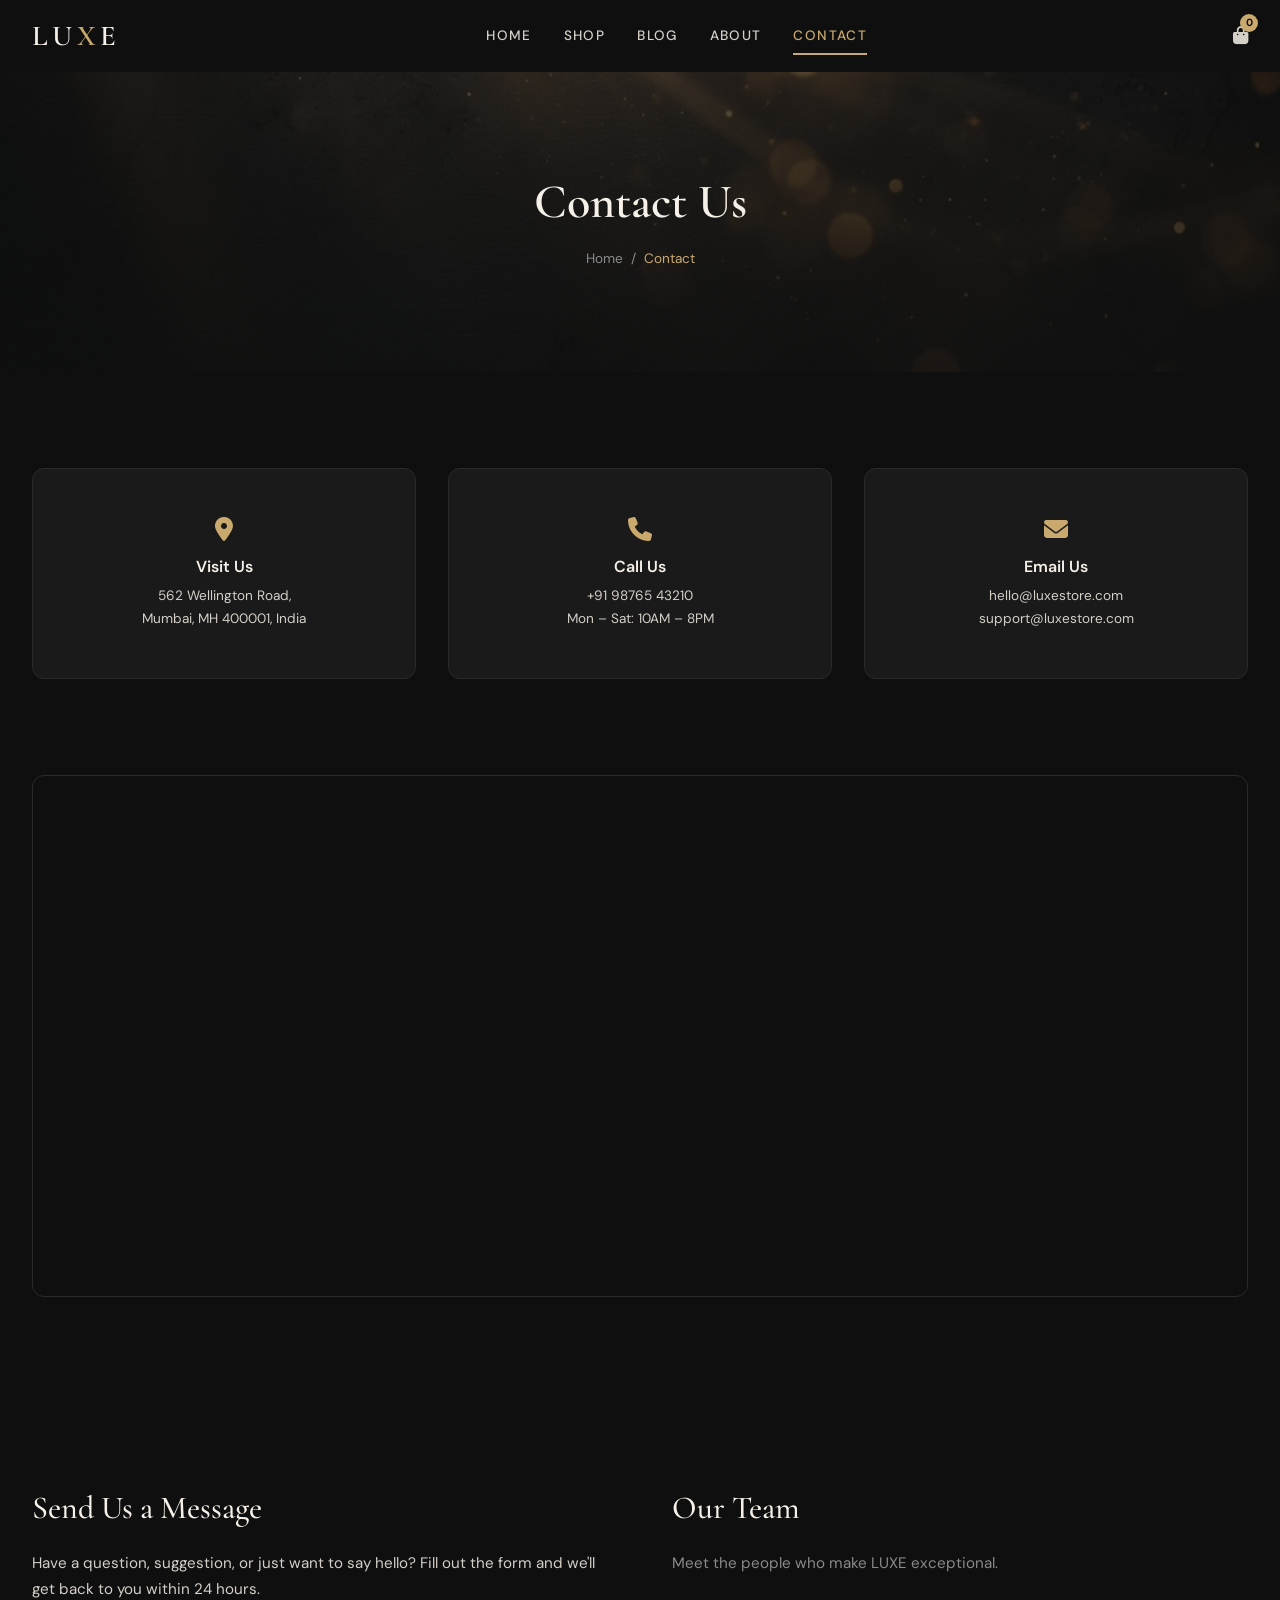
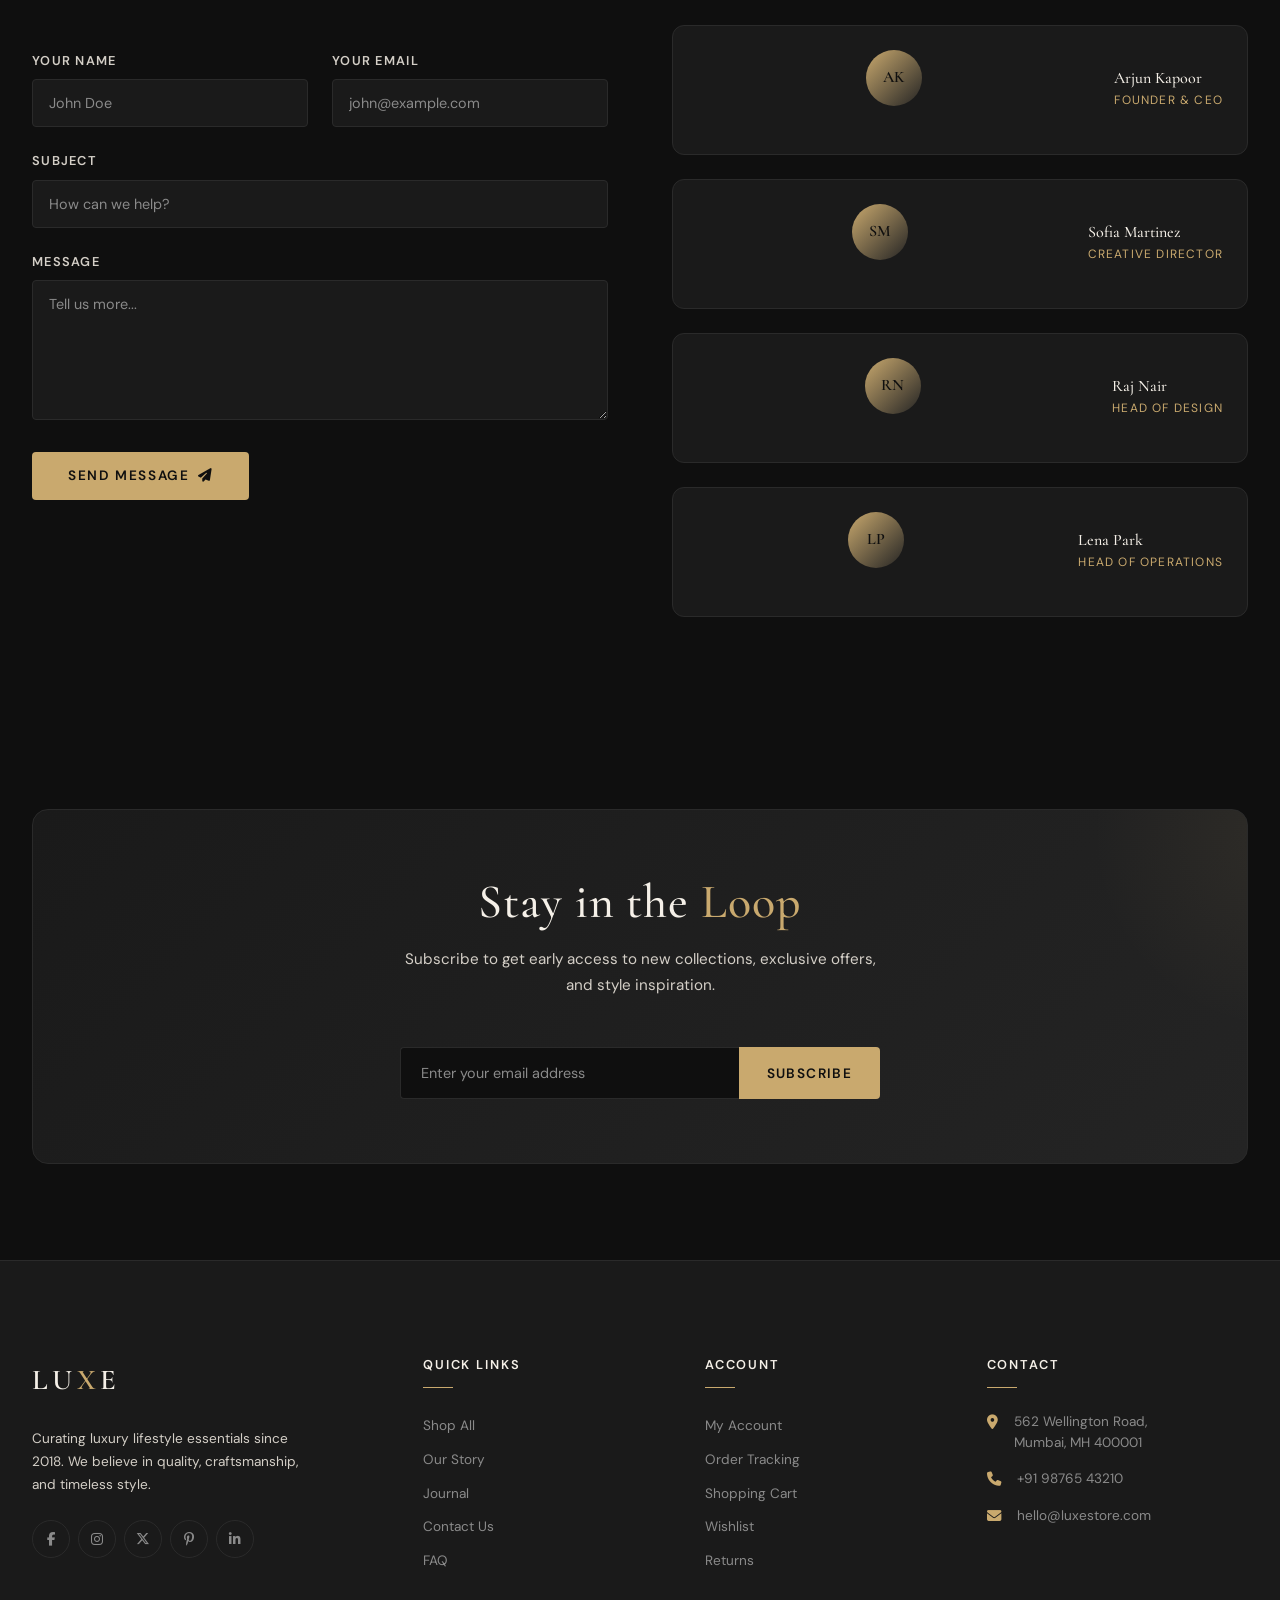
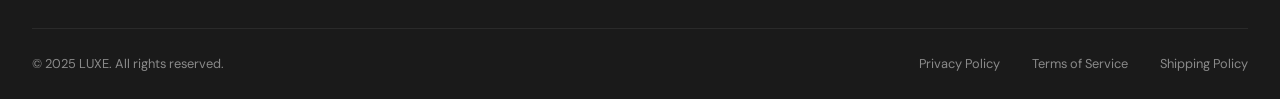
<file: contact.html>
<!DOCTYPE html>
<html lang="en">
<head>
  <meta charset="UTF-8">
  <meta name="viewport" content="width=device-width, initial-scale=1.0">
  <title>Contact Us — LUXE Premium Fashion</title>
  <meta name="description" content="Get in touch with LUXE. Visit our store, call us, or send a message. We're here to help with orders, styling advice, and any questions.">
  <link rel="stylesheet" href="https://cdnjs.cloudflare.com/ajax/libs/font-awesome/6.5.1/css/all.min.css">
  <link rel="stylesheet" href="style.css">
</head>
<body>

  <!-- ======== NAVBAR ======== -->
  <nav class="navbar scrolled" id="navbar">
    <div class="container">
      <a href="index.html" class="nav-logo">LU<span>X</span>E</a>
      <div class="nav-links" id="nav-links">
        <a href="index.html">Home</a>
        <a href="shop.html">Shop</a>
        <a href="blog.html">Blog</a>
        <a href="about.html">About</a>
        <a href="contact.html" class="active">Contact</a>
      </div>
      <div class="nav-actions">
        <a href="cart.html" class="nav-cart"><i class="fa-solid fa-bag-shopping"></i><span class="cart-badge">0</span></a>
      </div>
    </div>
  </nav>
  <div class="mobile-menu-overlay" id="mobile-overlay"></div>

  <!-- ======== PAGE HEADER ======== -->
  <section class="page-header">
    <div class="page-header-bg" style="background-image: url('images/page-header.png')"></div>
    <div class="page-header-content">
      <h1>Contact Us</h1>
      <div class="breadcrumb">
        <a href="index.html">Home</a><span>/</span><span class="current">Contact</span>
      </div>
    </div>
  </section>

  <!-- ======== CONTACT INFO ======== -->
  <section class="section-padding reveal" id="contact-info">
    <div class="container">
      <div class="contact-info-grid">
        <div class="contact-info-card">
          <i class="fa-solid fa-location-dot"></i>
          <h5>Visit Us</h5>
          <p>562 Wellington Road,<br>Mumbai, MH 400001, India</p>
        </div>
        <div class="contact-info-card">
          <i class="fa-solid fa-phone"></i>
          <h5>Call Us</h5>
          <p>+91 98765 43210<br>Mon – Sat: 10AM – 8PM</p>
        </div>
        <div class="contact-info-card">
          <i class="fa-solid fa-envelope"></i>
          <h5>Email Us</h5>
          <p>hello@luxestore.com<br>support@luxestore.com</p>
        </div>
      </div>
    </div>
  </section>

  <!-- ======== MAP ======== -->
  <section class="section-padding reveal" id="contact-map" style="padding-top:0">
    <div class="container">
      <div class="contact-map">
        <iframe src="https://www.google.com/maps/embed?pb=!1m18!1m12!1m3!1d241317.11609823277!2d72.74109995!3d19.0821978!2m3!1f0!2f0!3f0!3m2!1i1024!2i768!4f13.1!3m3!1m2!1s0x3be7c6306644edc1%3A0x5da4ed8f8d648c69!2sMumbai%2C%20Maharashtra%2C%20India!5e0!3m2!1sen!2sus!4v1700000000000!5m2!1sen!2sus" allowfullscreen="" loading="lazy" referrerpolicy="no-referrer-when-downgrade" title="LUXE Store Location"></iframe>
      </div>
    </div>
  </section>

  <!-- ======== CONTACT FORM + TEAM ======== -->
  <section class="section-padding reveal" id="contact-form-section">
    <div class="container">
      <div class="contact-form-section">
        <div class="contact-form">
          <h3>Send Us a Message</h3>
          <p>Have a question, suggestion, or just want to say hello? Fill out the form and we'll get back to you within 24 hours.</p>
          <form id="contact-form">
            <div class="form-row">
              <div class="form-group">
                <label for="contact-name">Your Name</label>
                <input type="text" id="contact-name" placeholder="John Doe" required>
              </div>
              <div class="form-group">
                <label for="contact-email">Your Email</label>
                <input type="email" id="contact-email" placeholder="john@example.com" required>
              </div>
            </div>
            <div class="form-group">
              <label for="contact-subject">Subject</label>
              <input type="text" id="contact-subject" placeholder="How can we help?">
            </div>
            <div class="form-group">
              <label for="contact-message">Message</label>
              <textarea id="contact-message" placeholder="Tell us more..." required></textarea>
            </div>
            <button type="submit" class="btn btn-primary">Send Message <i class="fa-solid fa-paper-plane"></i></button>
          </form>
        </div>

        <div>
          <h3 style="margin-bottom: var(--space-lg);">Our Team</h3>
          <p style="margin-bottom: var(--space-2xl); color: var(--color-muted);">Meet the people who make LUXE exceptional.</p>
          <div style="display: flex; flex-direction: column; gap: var(--space-lg);">

            <div class="team-card" style="display: flex; align-items: center; gap: var(--space-lg); text-align: left; padding: var(--space-lg);">
              <div class="team-avatar" style="width:56px; height:56px; font-size:1rem; flex-shrink:0;">AK</div>
              <div>
                <h4 style="font-size:1rem; margin-bottom:2px;">Arjun Kapoor</h4>
                <p style="font-size:0.75rem;">Founder & CEO</p>
              </div>
            </div>

            <div class="team-card" style="display: flex; align-items: center; gap: var(--space-lg); text-align: left; padding: var(--space-lg);">
              <div class="team-avatar" style="width:56px; height:56px; font-size:1rem; flex-shrink:0;">SM</div>
              <div>
                <h4 style="font-size:1rem; margin-bottom:2px;">Sofia Martinez</h4>
                <p style="font-size:0.75rem;">Creative Director</p>
              </div>
            </div>

            <div class="team-card" style="display: flex; align-items: center; gap: var(--space-lg); text-align: left; padding: var(--space-lg);">
              <div class="team-avatar" style="width:56px; height:56px; font-size:1rem; flex-shrink:0;">RN</div>
              <div>
                <h4 style="font-size:1rem; margin-bottom:2px;">Raj Nair</h4>
                <p style="font-size:0.75rem;">Head of Design</p>
              </div>
            </div>

            <div class="team-card" style="display: flex; align-items: center; gap: var(--space-lg); text-align: left; padding: var(--space-lg);">
              <div class="team-avatar" style="width:56px; height:56px; font-size:1rem; flex-shrink:0;">LP</div>
              <div>
                <h4 style="font-size:1rem; margin-bottom:2px;">Lena Park</h4>
                <p style="font-size:0.75rem;">Head of Operations</p>
              </div>
            </div>

          </div>
        </div>
      </div>
    </div>
  </section>

  <!-- ======== NEWSLETTER ======== -->
  <section class="newsletter section-padding reveal">
    <div class="container">
      <div class="newsletter-inner">
        <h2>Stay in the <span class="gold-text">Loop</span></h2>
        <p>Subscribe to get early access to new collections, exclusive offers, and style inspiration.</p>
        <form class="newsletter-form"><input type="email" placeholder="Enter your email address" required><button type="submit">Subscribe</button></form>
      </div>
    </div>
  </section>

  <!-- ======== FOOTER ======== -->
  <footer class="footer">
    <div class="container">
      <div class="footer-grid">
        <div class="footer-brand">
          <a href="index.html" class="nav-logo">LU<span>X</span>E</a>
          <p>Curating luxury lifestyle essentials since 2018. We believe in quality, craftsmanship, and timeless style.</p>
          <div class="footer-social">
            <a href="#" aria-label="Facebook"><i class="fa-brands fa-facebook-f"></i></a>
            <a href="#" aria-label="Instagram"><i class="fa-brands fa-instagram"></i></a>
            <a href="#" aria-label="Twitter"><i class="fa-brands fa-x-twitter"></i></a>
            <a href="#" aria-label="Pinterest"><i class="fa-brands fa-pinterest-p"></i></a>
            <a href="#" aria-label="LinkedIn"><i class="fa-brands fa-linkedin-in"></i></a>
          </div>
        </div>
        <div class="footer-col"><h5>Quick Links</h5><ul><li><a href="shop.html">Shop All</a></li><li><a href="about.html">Our Story</a></li><li><a href="blog.html">Journal</a></li><li><a href="contact.html">Contact Us</a></li><li><a href="#">FAQ</a></li></ul></div>
        <div class="footer-col"><h5>Account</h5><ul><li><a href="#">My Account</a></li><li><a href="#">Order Tracking</a></li><li><a href="cart.html">Shopping Cart</a></li><li><a href="#">Wishlist</a></li><li><a href="#">Returns</a></li></ul></div>
        <div class="footer-col"><h5>Contact</h5><ul class="footer-contact"><li><i class="fa-solid fa-location-dot"></i><span>562 Wellington Road,<br>Mumbai, MH 400001</span></li><li><i class="fa-solid fa-phone"></i><span>+91 98765 43210</span></li><li><i class="fa-solid fa-envelope"></i><span>hello@luxestore.com</span></li></ul></div>
      </div>
      <div class="footer-bottom"><p>&copy; 2025 LUXE. All rights reserved.</p><div class="footer-bottom-links"><a href="#">Privacy Policy</a><a href="#">Terms of Service</a><a href="#">Shipping Policy</a></div></div>
    </div>
  </footer>

  <script src="script.js"></script>
</body>
</html>
</file>
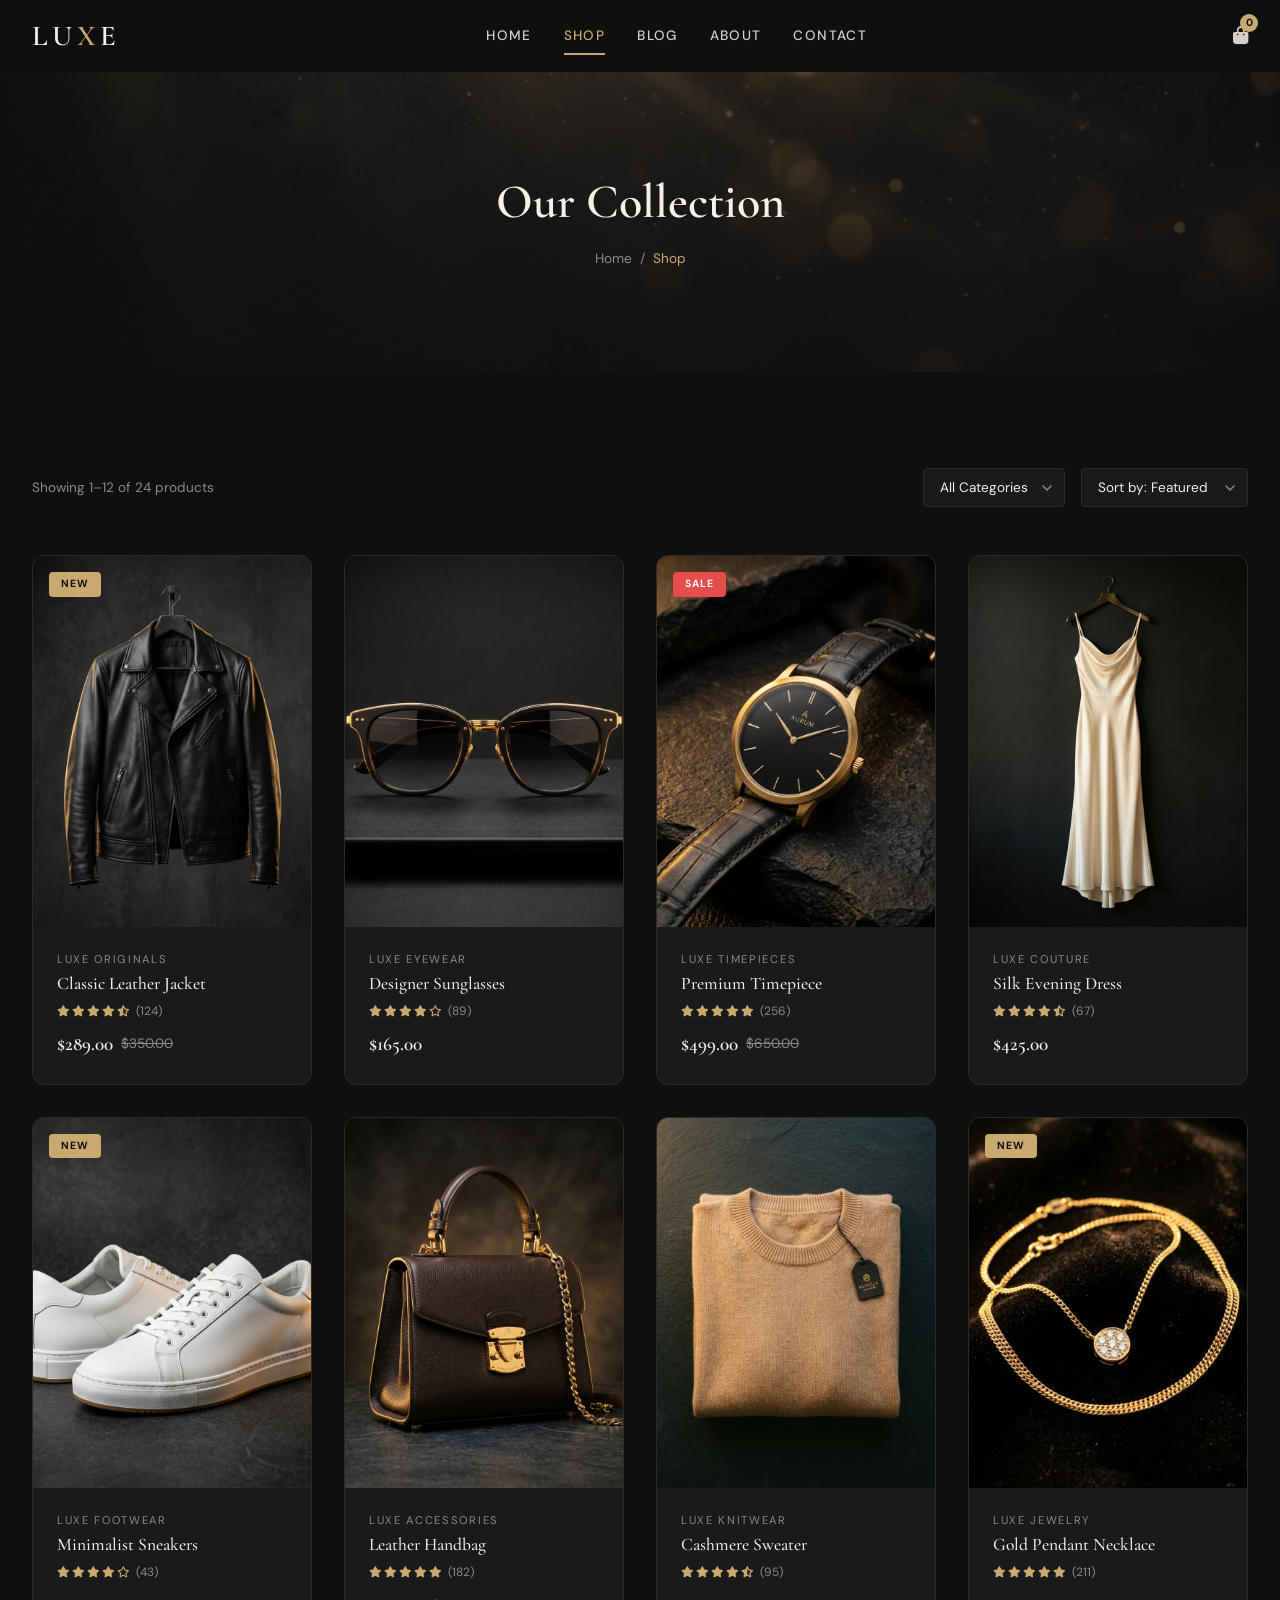
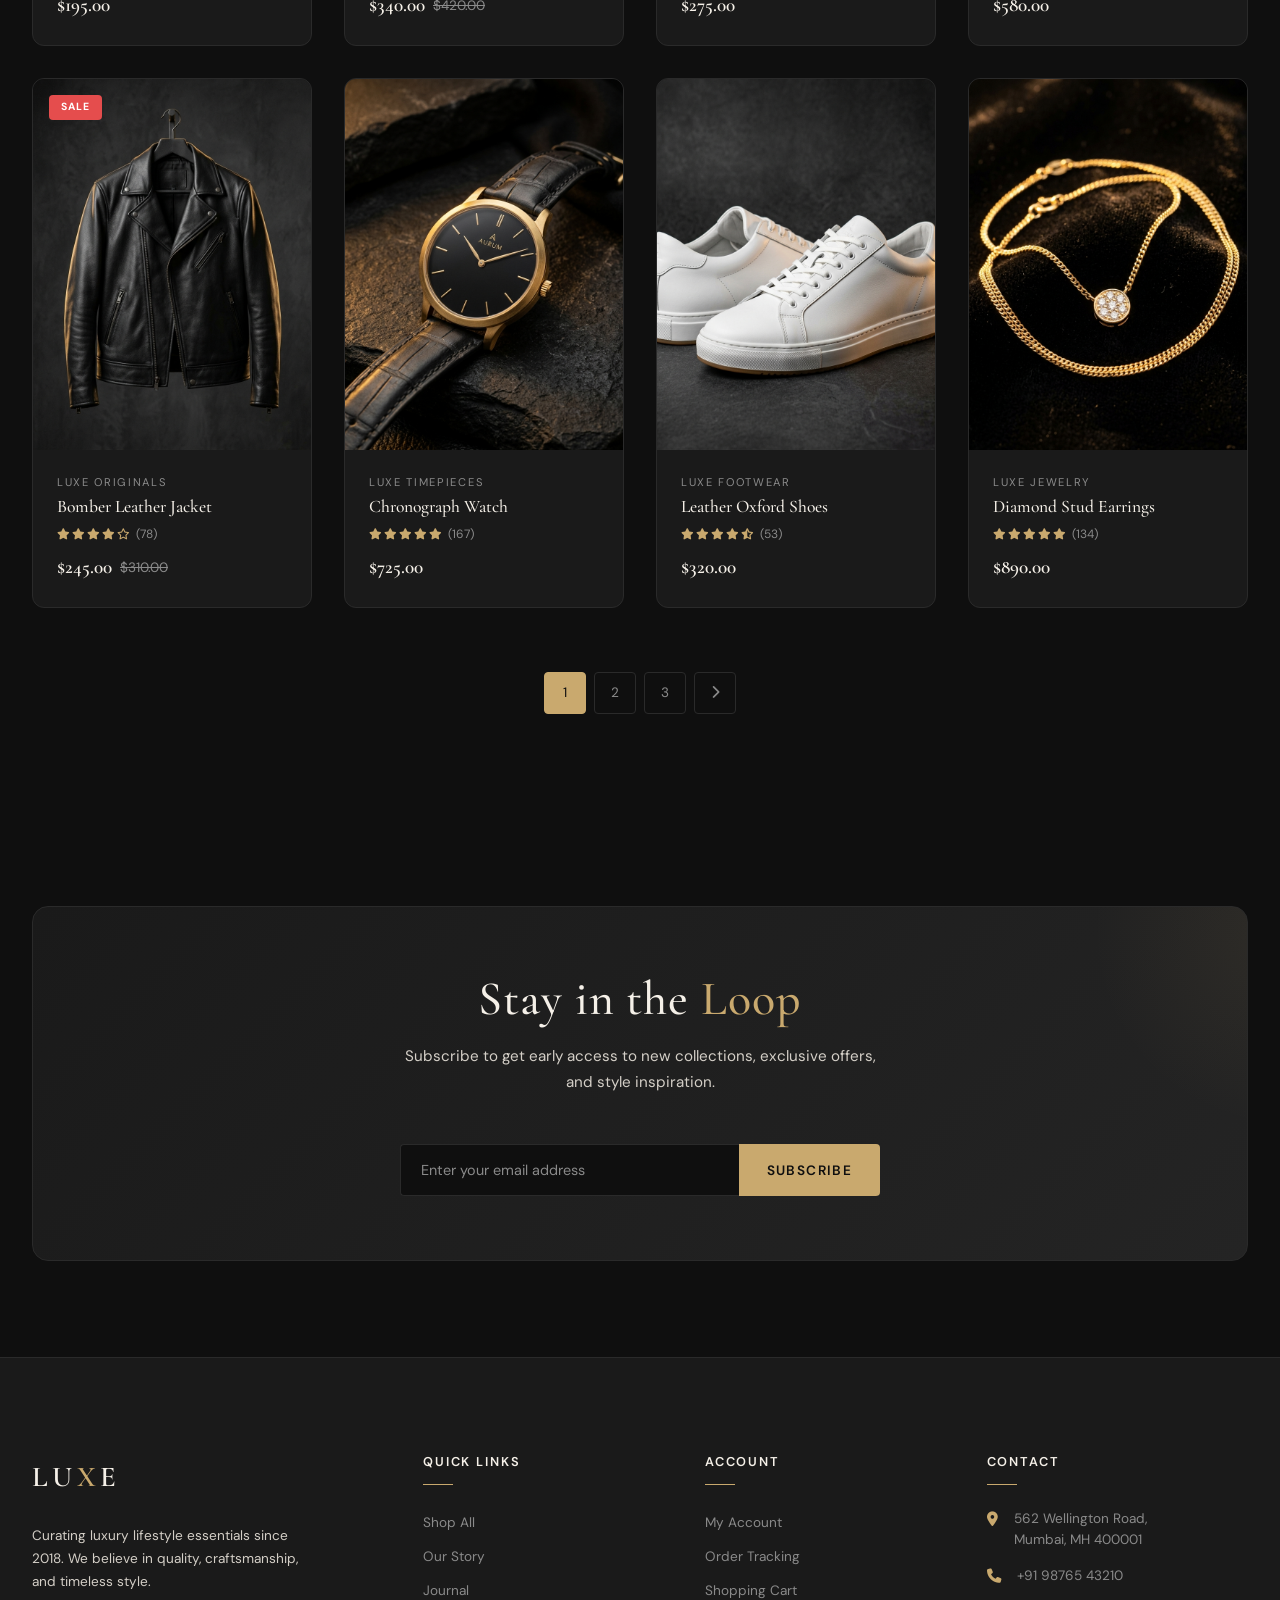
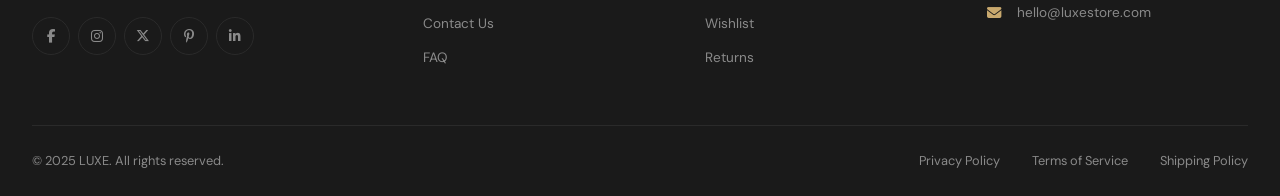
<file: shop.html>
<!DOCTYPE html>
<html lang="en">
<head>
  <meta charset="UTF-8">
  <meta name="viewport" content="width=device-width, initial-scale=1.0">
  <title>Shop — LUXE Premium Fashion</title>
  <meta name="description" content="Browse our curated collection of luxury fashion, accessories, and lifestyle products. Find premium leather goods, designer eyewear, timepieces, and more.">
  <link rel="stylesheet" href="https://cdnjs.cloudflare.com/ajax/libs/font-awesome/6.5.1/css/all.min.css">
  <link rel="stylesheet" href="style.css">
</head>
<body>

  <!-- ======== NAVBAR ======== -->
  <nav class="navbar scrolled" id="navbar">
    <div class="container">
      <a href="index.html" class="nav-logo">LU<span>X</span>E</a>
      <div class="nav-links" id="nav-links">
        <a href="index.html">Home</a>
        <a href="shop.html" class="active">Shop</a>
        <a href="blog.html">Blog</a>
        <a href="about.html">About</a>
        <a href="contact.html">Contact</a>
      </div>
      <div class="nav-actions">
        <a href="cart.html" class="nav-cart" id="nav-cart">
          <i class="fa-solid fa-bag-shopping"></i>
          <span class="cart-badge" id="cart-badge">0</span>
        </a>
      </div>
    </div>
  </nav>
  <div class="mobile-menu-overlay" id="mobile-overlay"></div>

  <!-- ======== PAGE HEADER ======== -->
  <section class="page-header">
    <div class="page-header-bg" style="background-image: url('images/page-header.png')"></div>
    <div class="page-header-content">
      <h1>Our Collection</h1>
      <div class="breadcrumb">
        <a href="index.html">Home</a>
        <span>/</span>
        <span class="current">Shop</span>
      </div>
    </div>
  </section>

  <!-- ======== SHOP CONTENT ======== -->
  <section class="section-padding" id="shop-content">
    <div class="container">

      <!-- Controls -->
      <div class="shop-controls">
        <p class="shop-results">Showing 1–12 of 24 products</p>
        <div class="shop-filter-group">
          <select id="shop-category">
            <option value="all">All Categories</option>
            <option value="clothing">Clothing</option>
            <option value="accessories">Accessories</option>
            <option value="footwear">Footwear</option>
            <option value="jewelry">Jewelry</option>
          </select>
          <select id="shop-sort">
            <option value="featured">Sort by: Featured</option>
            <option value="price-low">Price: Low to High</option>
            <option value="price-high">Price: High to Low</option>
            <option value="newest">Newest First</option>
            <option value="rating">Best Rating</option>
          </select>
        </div>
      </div>

      <!-- Product Grid -->
      <div class="product-grid">

        <a href="sproduct.html" class="product-card">
          <div class="product-img">
            <span class="product-tag new">New</span>
            <img src="images/product-1.png" alt="Classic Leather Jacket">
            <div class="product-overlay">
              <button class="product-overlay-btn" data-action="add-to-cart" title="Add to Cart"><i class="fa-solid fa-cart-plus"></i></button>
              <button class="product-overlay-btn" title="Quick View"><i class="fa-solid fa-eye"></i></button>
              <button class="product-overlay-btn" title="Wishlist"><i class="fa-regular fa-heart"></i></button>
            </div>
          </div>
          <div class="product-info">
            <div class="product-brand">LUXE Originals</div>
            <h5 class="product-name">Classic Leather Jacket</h5>
            <div class="product-rating">
              <i class="fa-solid fa-star"></i><i class="fa-solid fa-star"></i><i class="fa-solid fa-star"></i><i class="fa-solid fa-star"></i><i class="fa-solid fa-star-half-stroke"></i>
              <span>(124)</span>
            </div>
            <div class="product-price"><span class="current">$289.00</span><span class="original">$350.00</span></div>
          </div>
        </a>

        <a href="sproduct.html" class="product-card">
          <div class="product-img">
            <img src="images/product-2.png" alt="Designer Sunglasses">
            <div class="product-overlay">
              <button class="product-overlay-btn" data-action="add-to-cart" title="Add to Cart"><i class="fa-solid fa-cart-plus"></i></button>
              <button class="product-overlay-btn" title="Quick View"><i class="fa-solid fa-eye"></i></button>
              <button class="product-overlay-btn" title="Wishlist"><i class="fa-regular fa-heart"></i></button>
            </div>
          </div>
          <div class="product-info">
            <div class="product-brand">LUXE Eyewear</div>
            <h5 class="product-name">Designer Sunglasses</h5>
            <div class="product-rating">
              <i class="fa-solid fa-star"></i><i class="fa-solid fa-star"></i><i class="fa-solid fa-star"></i><i class="fa-solid fa-star"></i><i class="fa-regular fa-star"></i>
              <span>(89)</span>
            </div>
            <div class="product-price"><span class="current">$165.00</span></div>
          </div>
        </a>

        <a href="sproduct.html" class="product-card">
          <div class="product-img">
            <span class="product-tag sale">Sale</span>
            <img src="images/product-3.png" alt="Premium Timepiece">
            <div class="product-overlay">
              <button class="product-overlay-btn" data-action="add-to-cart" title="Add to Cart"><i class="fa-solid fa-cart-plus"></i></button>
              <button class="product-overlay-btn" title="Quick View"><i class="fa-solid fa-eye"></i></button>
              <button class="product-overlay-btn" title="Wishlist"><i class="fa-regular fa-heart"></i></button>
            </div>
          </div>
          <div class="product-info">
            <div class="product-brand">LUXE Timepieces</div>
            <h5 class="product-name">Premium Timepiece</h5>
            <div class="product-rating">
              <i class="fa-solid fa-star"></i><i class="fa-solid fa-star"></i><i class="fa-solid fa-star"></i><i class="fa-solid fa-star"></i><i class="fa-solid fa-star"></i>
              <span>(256)</span>
            </div>
            <div class="product-price"><span class="current">$499.00</span><span class="original">$650.00</span></div>
          </div>
        </a>

        <a href="sproduct.html" class="product-card">
          <div class="product-img">
            <img src="images/product-4.png" alt="Silk Evening Dress">
            <div class="product-overlay">
              <button class="product-overlay-btn" data-action="add-to-cart" title="Add to Cart"><i class="fa-solid fa-cart-plus"></i></button>
              <button class="product-overlay-btn" title="Quick View"><i class="fa-solid fa-eye"></i></button>
              <button class="product-overlay-btn" title="Wishlist"><i class="fa-regular fa-heart"></i></button>
            </div>
          </div>
          <div class="product-info">
            <div class="product-brand">LUXE Couture</div>
            <h5 class="product-name">Silk Evening Dress</h5>
            <div class="product-rating">
              <i class="fa-solid fa-star"></i><i class="fa-solid fa-star"></i><i class="fa-solid fa-star"></i><i class="fa-solid fa-star"></i><i class="fa-solid fa-star-half-stroke"></i>
              <span>(67)</span>
            </div>
            <div class="product-price"><span class="current">$425.00</span></div>
          </div>
        </a>

        <a href="sproduct.html" class="product-card">
          <div class="product-img">
            <span class="product-tag new">New</span>
            <img src="images/product-5.png" alt="Minimalist Sneakers">
            <div class="product-overlay">
              <button class="product-overlay-btn" data-action="add-to-cart" title="Add to Cart"><i class="fa-solid fa-cart-plus"></i></button>
              <button class="product-overlay-btn" title="Quick View"><i class="fa-solid fa-eye"></i></button>
              <button class="product-overlay-btn" title="Wishlist"><i class="fa-regular fa-heart"></i></button>
            </div>
          </div>
          <div class="product-info">
            <div class="product-brand">LUXE Footwear</div>
            <h5 class="product-name">Minimalist Sneakers</h5>
            <div class="product-rating">
              <i class="fa-solid fa-star"></i><i class="fa-solid fa-star"></i><i class="fa-solid fa-star"></i><i class="fa-solid fa-star"></i><i class="fa-regular fa-star"></i>
              <span>(43)</span>
            </div>
            <div class="product-price"><span class="current">$195.00</span></div>
          </div>
        </a>

        <a href="sproduct.html" class="product-card">
          <div class="product-img">
            <img src="images/product-6.png" alt="Leather Handbag">
            <div class="product-overlay">
              <button class="product-overlay-btn" data-action="add-to-cart" title="Add to Cart"><i class="fa-solid fa-cart-plus"></i></button>
              <button class="product-overlay-btn" title="Quick View"><i class="fa-solid fa-eye"></i></button>
              <button class="product-overlay-btn" title="Wishlist"><i class="fa-regular fa-heart"></i></button>
            </div>
          </div>
          <div class="product-info">
            <div class="product-brand">LUXE Accessories</div>
            <h5 class="product-name">Leather Handbag</h5>
            <div class="product-rating">
              <i class="fa-solid fa-star"></i><i class="fa-solid fa-star"></i><i class="fa-solid fa-star"></i><i class="fa-solid fa-star"></i><i class="fa-solid fa-star"></i>
              <span>(182)</span>
            </div>
            <div class="product-price"><span class="current">$340.00</span><span class="original">$420.00</span></div>
          </div>
        </a>

        <a href="sproduct.html" class="product-card">
          <div class="product-img">
            <img src="images/product-7.png" alt="Cashmere Sweater">
            <div class="product-overlay">
              <button class="product-overlay-btn" data-action="add-to-cart" title="Add to Cart"><i class="fa-solid fa-cart-plus"></i></button>
              <button class="product-overlay-btn" title="Quick View"><i class="fa-solid fa-eye"></i></button>
              <button class="product-overlay-btn" title="Wishlist"><i class="fa-regular fa-heart"></i></button>
            </div>
          </div>
          <div class="product-info">
            <div class="product-brand">LUXE Knitwear</div>
            <h5 class="product-name">Cashmere Sweater</h5>
            <div class="product-rating">
              <i class="fa-solid fa-star"></i><i class="fa-solid fa-star"></i><i class="fa-solid fa-star"></i><i class="fa-solid fa-star"></i><i class="fa-solid fa-star-half-stroke"></i>
              <span>(95)</span>
            </div>
            <div class="product-price"><span class="current">$275.00</span></div>
          </div>
        </a>

        <a href="sproduct.html" class="product-card">
          <div class="product-img">
            <span class="product-tag new">New</span>
            <img src="images/product-8.png" alt="Gold Pendant Necklace">
            <div class="product-overlay">
              <button class="product-overlay-btn" data-action="add-to-cart" title="Add to Cart"><i class="fa-solid fa-cart-plus"></i></button>
              <button class="product-overlay-btn" title="Quick View"><i class="fa-solid fa-eye"></i></button>
              <button class="product-overlay-btn" title="Wishlist"><i class="fa-regular fa-heart"></i></button>
            </div>
          </div>
          <div class="product-info">
            <div class="product-brand">LUXE Jewelry</div>
            <h5 class="product-name">Gold Pendant Necklace</h5>
            <div class="product-rating">
              <i class="fa-solid fa-star"></i><i class="fa-solid fa-star"></i><i class="fa-solid fa-star"></i><i class="fa-solid fa-star"></i><i class="fa-solid fa-star"></i>
              <span>(211)</span>
            </div>
            <div class="product-price"><span class="current">$580.00</span></div>
          </div>
        </a>

        <a href="sproduct.html" class="product-card">
          <div class="product-img">
            <span class="product-tag sale">Sale</span>
            <img src="images/product-1.png" alt="Bomber Leather Jacket">
            <div class="product-overlay">
              <button class="product-overlay-btn" data-action="add-to-cart" title="Add to Cart"><i class="fa-solid fa-cart-plus"></i></button>
              <button class="product-overlay-btn" title="Quick View"><i class="fa-solid fa-eye"></i></button>
              <button class="product-overlay-btn" title="Wishlist"><i class="fa-regular fa-heart"></i></button>
            </div>
          </div>
          <div class="product-info">
            <div class="product-brand">LUXE Originals</div>
            <h5 class="product-name">Bomber Leather Jacket</h5>
            <div class="product-rating">
              <i class="fa-solid fa-star"></i><i class="fa-solid fa-star"></i><i class="fa-solid fa-star"></i><i class="fa-solid fa-star"></i><i class="fa-regular fa-star"></i>
              <span>(78)</span>
            </div>
            <div class="product-price"><span class="current">$245.00</span><span class="original">$310.00</span></div>
          </div>
        </a>

        <a href="sproduct.html" class="product-card">
          <div class="product-img">
            <img src="images/product-3.png" alt="Chronograph Watch">
            <div class="product-overlay">
              <button class="product-overlay-btn" data-action="add-to-cart" title="Add to Cart"><i class="fa-solid fa-cart-plus"></i></button>
              <button class="product-overlay-btn" title="Quick View"><i class="fa-solid fa-eye"></i></button>
              <button class="product-overlay-btn" title="Wishlist"><i class="fa-regular fa-heart"></i></button>
            </div>
          </div>
          <div class="product-info">
            <div class="product-brand">LUXE Timepieces</div>
            <h5 class="product-name">Chronograph Watch</h5>
            <div class="product-rating">
              <i class="fa-solid fa-star"></i><i class="fa-solid fa-star"></i><i class="fa-solid fa-star"></i><i class="fa-solid fa-star"></i><i class="fa-solid fa-star"></i>
              <span>(167)</span>
            </div>
            <div class="product-price"><span class="current">$725.00</span></div>
          </div>
        </a>

        <a href="sproduct.html" class="product-card">
          <div class="product-img">
            <img src="images/product-5.png" alt="Leather Oxford Shoes">
            <div class="product-overlay">
              <button class="product-overlay-btn" data-action="add-to-cart" title="Add to Cart"><i class="fa-solid fa-cart-plus"></i></button>
              <button class="product-overlay-btn" title="Quick View"><i class="fa-solid fa-eye"></i></button>
              <button class="product-overlay-btn" title="Wishlist"><i class="fa-regular fa-heart"></i></button>
            </div>
          </div>
          <div class="product-info">
            <div class="product-brand">LUXE Footwear</div>
            <h5 class="product-name">Leather Oxford Shoes</h5>
            <div class="product-rating">
              <i class="fa-solid fa-star"></i><i class="fa-solid fa-star"></i><i class="fa-solid fa-star"></i><i class="fa-solid fa-star"></i><i class="fa-solid fa-star-half-stroke"></i>
              <span>(53)</span>
            </div>
            <div class="product-price"><span class="current">$320.00</span></div>
          </div>
        </a>

        <a href="sproduct.html" class="product-card">
          <div class="product-img">
            <img src="images/product-8.png" alt="Diamond Stud Earrings">
            <div class="product-overlay">
              <button class="product-overlay-btn" data-action="add-to-cart" title="Add to Cart"><i class="fa-solid fa-cart-plus"></i></button>
              <button class="product-overlay-btn" title="Quick View"><i class="fa-solid fa-eye"></i></button>
              <button class="product-overlay-btn" title="Wishlist"><i class="fa-regular fa-heart"></i></button>
            </div>
          </div>
          <div class="product-info">
            <div class="product-brand">LUXE Jewelry</div>
            <h5 class="product-name">Diamond Stud Earrings</h5>
            <div class="product-rating">
              <i class="fa-solid fa-star"></i><i class="fa-solid fa-star"></i><i class="fa-solid fa-star"></i><i class="fa-solid fa-star"></i><i class="fa-solid fa-star"></i>
              <span>(134)</span>
            </div>
            <div class="product-price"><span class="current">$890.00</span></div>
          </div>
        </a>

      </div>

      <!-- Pagination -->
      <div class="pagination">
        <span class="active">1</span>
        <a href="#">2</a>
        <a href="#">3</a>
        <a href="#"><i class="fa-solid fa-chevron-right"></i></a>
      </div>

    </div>
  </section>

  <!-- ======== NEWSLETTER ======== -->
  <section class="newsletter section-padding reveal" id="newsletter">
    <div class="container">
      <div class="newsletter-inner">
        <h2>Stay in the <span class="gold-text">Loop</span></h2>
        <p>Subscribe to get early access to new collections, exclusive offers, and style inspiration.</p>
        <form class="newsletter-form">
          <input type="email" placeholder="Enter your email address" required>
          <button type="submit">Subscribe</button>
        </form>
      </div>
    </div>
  </section>

  <!-- ======== FOOTER ======== -->
  <footer class="footer" id="footer">
    <div class="container">
      <div class="footer-grid">
        <div class="footer-brand">
          <a href="index.html" class="nav-logo">LU<span>X</span>E</a>
          <p>Curating luxury lifestyle essentials since 2018. We believe in quality, craftsmanship, and timeless style.</p>
          <div class="footer-social">
            <a href="#" aria-label="Facebook"><i class="fa-brands fa-facebook-f"></i></a>
            <a href="#" aria-label="Instagram"><i class="fa-brands fa-instagram"></i></a>
            <a href="#" aria-label="Twitter"><i class="fa-brands fa-x-twitter"></i></a>
            <a href="#" aria-label="Pinterest"><i class="fa-brands fa-pinterest-p"></i></a>
            <a href="#" aria-label="LinkedIn"><i class="fa-brands fa-linkedin-in"></i></a>
          </div>
        </div>
        <div class="footer-col">
          <h5>Quick Links</h5>
          <ul>
            <li><a href="shop.html">Shop All</a></li>
            <li><a href="about.html">Our Story</a></li>
            <li><a href="blog.html">Journal</a></li>
            <li><a href="contact.html">Contact Us</a></li>
            <li><a href="#">FAQ</a></li>
          </ul>
        </div>
        <div class="footer-col">
          <h5>Account</h5>
          <ul>
            <li><a href="#">My Account</a></li>
            <li><a href="#">Order Tracking</a></li>
            <li><a href="cart.html">Shopping Cart</a></li>
            <li><a href="#">Wishlist</a></li>
            <li><a href="#">Returns</a></li>
          </ul>
        </div>
        <div class="footer-col">
          <h5>Contact</h5>
          <ul class="footer-contact">
            <li><i class="fa-solid fa-location-dot"></i><span>562 Wellington Road,<br>Mumbai, MH 400001</span></li>
            <li><i class="fa-solid fa-phone"></i><span>+91 98765 43210</span></li>
            <li><i class="fa-solid fa-envelope"></i><span>hello@luxestore.com</span></li>
          </ul>
        </div>
      </div>
      <div class="footer-bottom">
        <p>&copy; 2025 LUXE. All rights reserved.</p>
        <div class="footer-bottom-links">
          <a href="#">Privacy Policy</a>
          <a href="#">Terms of Service</a>
          <a href="#">Shipping Policy</a>
        </div>
      </div>
    </div>
  </footer>

  <script src="script.js"></script>
</body>
</html>
</file>
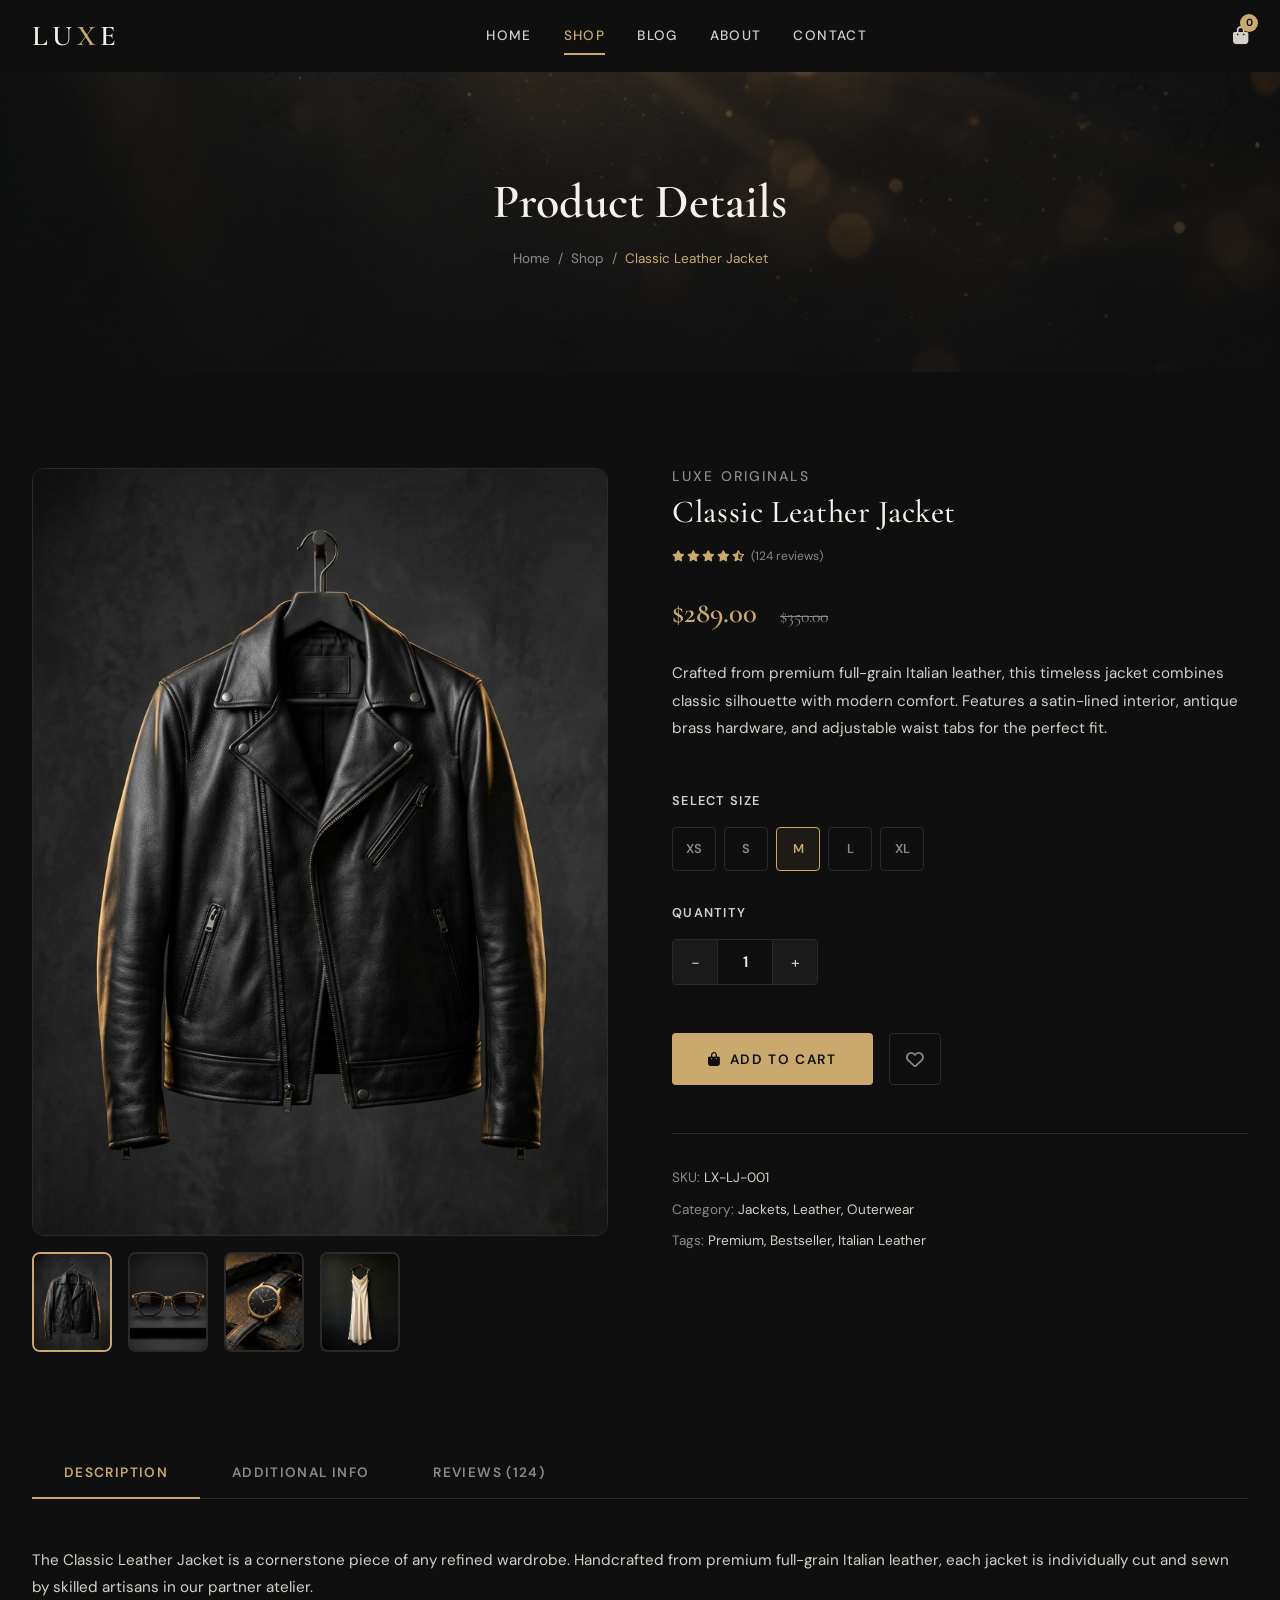
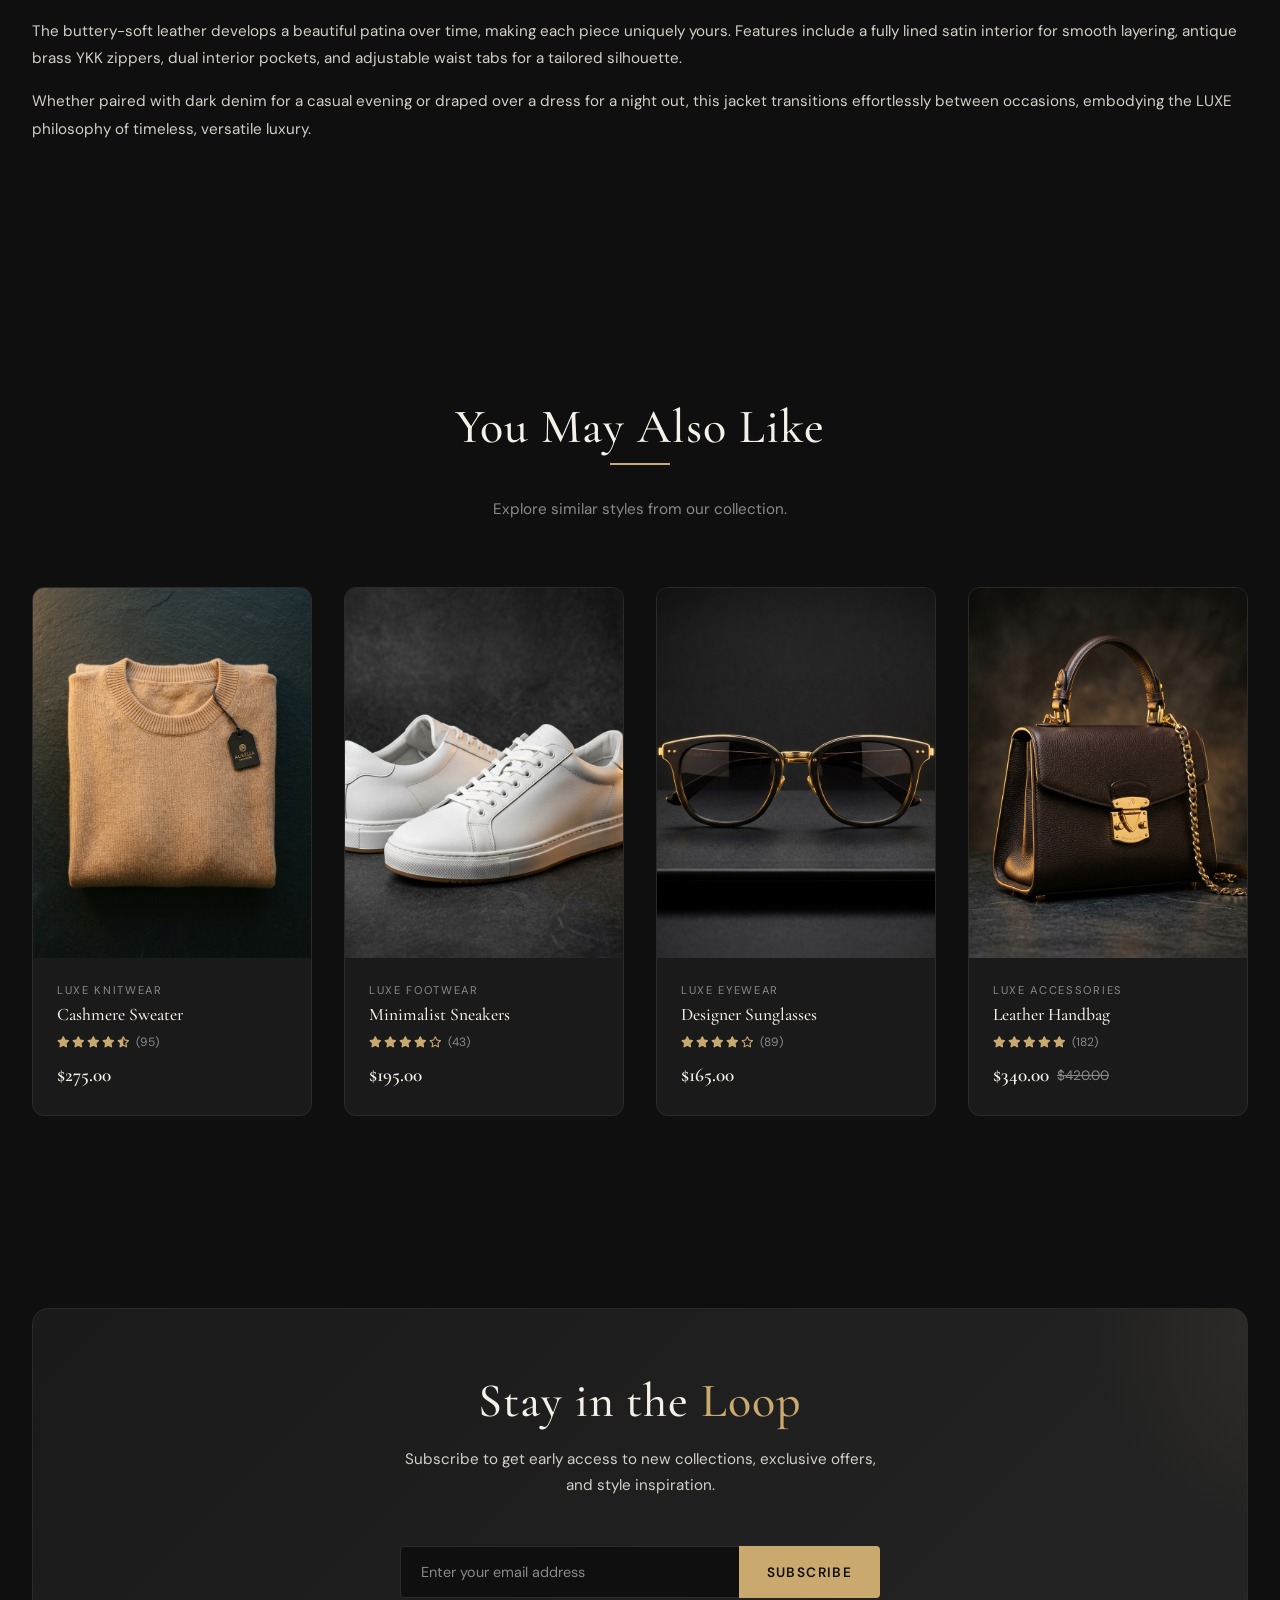
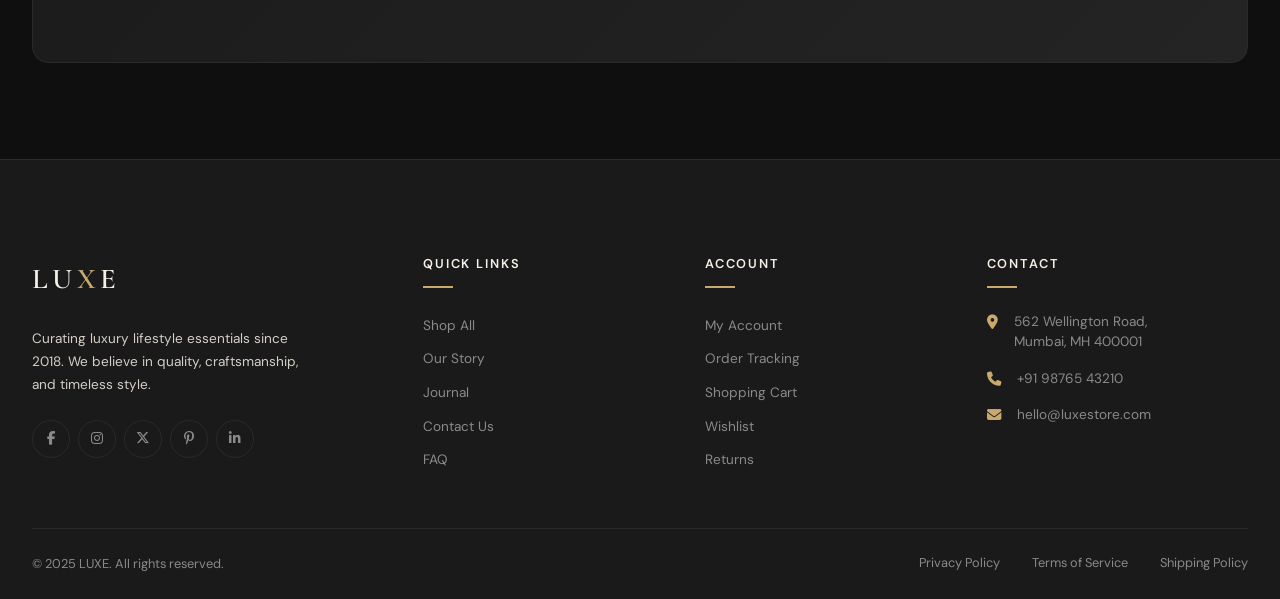
<file: sproduct.html>
<!DOCTYPE html>
<html lang="en">
<head>
  <meta charset="UTF-8">
  <meta name="viewport" content="width=device-width, initial-scale=1.0">
  <title>Classic Leather Jacket — LUXE</title>
  <meta name="description" content="Premium Classic Leather Jacket crafted from the finest full-grain leather. Timeless design meets modern comfort. Shop now at LUXE.">
  <link rel="stylesheet" href="https://cdnjs.cloudflare.com/ajax/libs/font-awesome/6.5.1/css/all.min.css">
  <link rel="stylesheet" href="style.css">
</head>
<body>

  <!-- ======== NAVBAR ======== -->
  <nav class="navbar scrolled" id="navbar">
    <div class="container">
      <a href="index.html" class="nav-logo">LU<span>X</span>E</a>
      <div class="nav-links" id="nav-links">
        <a href="index.html">Home</a>
        <a href="shop.html" class="active">Shop</a>
        <a href="blog.html">Blog</a>
        <a href="about.html">About</a>
        <a href="contact.html">Contact</a>
      </div>
      <div class="nav-actions">
        <a href="cart.html" class="nav-cart" id="nav-cart">
          <i class="fa-solid fa-bag-shopping"></i>
          <span class="cart-badge" id="cart-badge">0</span>
        </a>
      </div>
    </div>
  </nav>
  <div class="mobile-menu-overlay" id="mobile-overlay"></div>

  <!-- ======== PAGE HEADER ======== -->
  <section class="page-header">
    <div class="page-header-bg" style="background-image: url('images/page-header.png')"></div>
    <div class="page-header-content">
      <h1>Product Details</h1>
      <div class="breadcrumb">
        <a href="index.html">Home</a>
        <span>/</span>
        <a href="shop.html">Shop</a>
        <span>/</span>
        <span class="current">Classic Leather Jacket</span>
      </div>
    </div>
  </section>

  <!-- ======== SINGLE PRODUCT ======== -->
  <section class="section-padding" id="single-product">
    <div class="container">
      <div class="single-product">

        <!-- Gallery -->
        <div class="product-gallery">
          <div class="gallery-main">
            <img src="images/product-1.png" alt="Classic Leather Jacket - Main View" id="gallery-main-img">
          </div>
          <div class="gallery-thumbs">
            <div class="gallery-thumb active">
              <img src="images/product-1.png" alt="View 1">
            </div>
            <div class="gallery-thumb">
              <img src="images/product-2.png" alt="View 2">
            </div>
            <div class="gallery-thumb">
              <img src="images/product-3.png" alt="View 3">
            </div>
            <div class="gallery-thumb">
              <img src="images/product-4.png" alt="View 4">
            </div>
          </div>
        </div>

        <!-- Details -->
        <div class="product-details">
          <h6>LUXE Originals</h6>
          <h2>Classic Leather Jacket</h2>

          <div class="product-rating" style="margin-bottom: var(--space-lg);">
            <i class="fa-solid fa-star"></i><i class="fa-solid fa-star"></i><i class="fa-solid fa-star"></i><i class="fa-solid fa-star"></i><i class="fa-solid fa-star-half-stroke"></i>
            <span>(124 reviews)</span>
          </div>

          <div class="product-detail-price">
            $289.00
            <span class="original-price">$350.00</span>
          </div>

          <p>Crafted from premium full-grain Italian leather, this timeless jacket combines classic silhouette with modern comfort. Features a satin-lined interior, antique brass hardware, and adjustable waist tabs for the perfect fit.</p>

          <!-- Size Selector -->
          <div class="size-selector">
            <label>Select Size</label>
            <div class="size-options">
              <div class="size-option">XS</div>
              <div class="size-option">S</div>
              <div class="size-option active">M</div>
              <div class="size-option">L</div>
              <div class="size-option">XL</div>
            </div>
          </div>

          <!-- Quantity -->
          <div class="quantity-selector">
            <label>Quantity</label>
            <div class="quantity-controls">
              <button class="qty-btn qty-minus">−</button>
              <span class="qty-value">1</span>
              <button class="qty-btn qty-plus">+</button>
            </div>
          </div>

          <!-- Add to Cart -->
          <div class="add-to-cart-row">
            <button class="btn btn-primary" data-action="add-to-cart">
              <i class="fa-solid fa-bag-shopping"></i> Add to Cart
            </button>
            <button class="wishlist-btn" title="Add to Wishlist">
              <i class="fa-regular fa-heart"></i>
            </button>
          </div>

          <!-- Meta -->
          <div class="product-meta">
            <p><span>SKU:</span> LX-LJ-001</p>
            <p><span>Category:</span> Jackets, Leather, Outerwear</p>
            <p><span>Tags:</span> Premium, Bestseller, Italian Leather</p>
          </div>
        </div>

      </div>

      <!-- Product Tabs -->
      <div class="product-tabs">
        <div class="tab-nav">
          <button class="tab-link active" data-tab="tab-description">Description</button>
          <button class="tab-link" data-tab="tab-info">Additional Info</button>
          <button class="tab-link" data-tab="tab-reviews">Reviews (124)</button>
        </div>

        <div class="tab-content active" id="tab-description">
          <p>The Classic Leather Jacket is a cornerstone piece of any refined wardrobe. Handcrafted from premium full-grain Italian leather, each jacket is individually cut and sewn by skilled artisans in our partner atelier.</p>
          <p>The buttery-soft leather develops a beautiful patina over time, making each piece uniquely yours. Features include a fully lined satin interior for smooth layering, antique brass YKK zippers, dual interior pockets, and adjustable waist tabs for a tailored silhouette.</p>
          <p>Whether paired with dark denim for a casual evening or draped over a dress for a night out, this jacket transitions effortlessly between occasions, embodying the LUXE philosophy of timeless, versatile luxury.</p>
        </div>

        <div class="tab-content" id="tab-info">
          <table>
            <tr><td>Material</td><td>100% Full-Grain Italian Leather</td></tr>
            <tr><td>Lining</td><td>Satin Polyester</td></tr>
            <tr><td>Hardware</td><td>Antique Brass</td></tr>
            <tr><td>Closure</td><td>YKK Zipper</td></tr>
            <tr><td>Pockets</td><td>2 External, 2 Internal</td></tr>
            <tr><td>Weight</td><td>1.8 kg</td></tr>
            <tr><td>Care</td><td>Professional leather cleaning only</td></tr>
            <tr><td>Origin</td><td>Crafted in Italy</td></tr>
          </table>
        </div>

        <div class="tab-content" id="tab-reviews">
          <p><strong>Sarah M.</strong> — <i class="fa-solid fa-star" style="color:var(--color-primary)"></i><i class="fa-solid fa-star" style="color:var(--color-primary)"></i><i class="fa-solid fa-star" style="color:var(--color-primary)"></i><i class="fa-solid fa-star" style="color:var(--color-primary)"></i><i class="fa-solid fa-star" style="color:var(--color-primary)"></i></p>
          <p>"Absolutely stunning quality. The leather is incredibly soft and the fit is perfect. Worth every penny — this is a jacket you'll have for decades."</p>
          <br>
          <p><strong>James R.</strong> — <i class="fa-solid fa-star" style="color:var(--color-primary)"></i><i class="fa-solid fa-star" style="color:var(--color-primary)"></i><i class="fa-solid fa-star" style="color:var(--color-primary)"></i><i class="fa-solid fa-star" style="color:var(--color-primary)"></i><i class="fa-regular fa-star" style="color:var(--color-primary)"></i></p>
          <p>"Beautiful jacket with excellent craftsmanship. The only reason for 4 stars is I wish there were more color options. But the black is classic and gorgeous."</p>
          <br>
          <p><strong>Priya K.</strong> — <i class="fa-solid fa-star" style="color:var(--color-primary)"></i><i class="fa-solid fa-star" style="color:var(--color-primary)"></i><i class="fa-solid fa-star" style="color:var(--color-primary)"></i><i class="fa-solid fa-star" style="color:var(--color-primary)"></i><i class="fa-solid fa-star" style="color:var(--color-primary)"></i></p>
          <p>"I've owned many leather jackets, but this one from LUXE is on another level. The satin lining makes it so comfortable, and the hardware details are exquisite."</p>
        </div>
      </div>
    </div>
  </section>

  <!-- ======== RELATED PRODUCTS ======== -->
  <section class="section-padding reveal" id="related-products">
    <div class="container">
      <div class="section-header">
        <h2>You May Also Like</h2>
        <p>Explore similar styles from our collection.</p>
      </div>
      <div class="product-grid">
        <a href="sproduct.html" class="product-card">
          <div class="product-img">
            <img src="images/product-7.png" alt="Cashmere Sweater">
            <div class="product-overlay">
              <button class="product-overlay-btn" data-action="add-to-cart" title="Add to Cart"><i class="fa-solid fa-cart-plus"></i></button>
              <button class="product-overlay-btn" title="Quick View"><i class="fa-solid fa-eye"></i></button>
              <button class="product-overlay-btn" title="Wishlist"><i class="fa-regular fa-heart"></i></button>
            </div>
          </div>
          <div class="product-info">
            <div class="product-brand">LUXE Knitwear</div>
            <h5 class="product-name">Cashmere Sweater</h5>
            <div class="product-rating"><i class="fa-solid fa-star"></i><i class="fa-solid fa-star"></i><i class="fa-solid fa-star"></i><i class="fa-solid fa-star"></i><i class="fa-solid fa-star-half-stroke"></i><span>(95)</span></div>
            <div class="product-price"><span class="current">$275.00</span></div>
          </div>
        </a>
        <a href="sproduct.html" class="product-card">
          <div class="product-img">
            <img src="images/product-5.png" alt="Minimalist Sneakers">
            <div class="product-overlay">
              <button class="product-overlay-btn" data-action="add-to-cart" title="Add to Cart"><i class="fa-solid fa-cart-plus"></i></button>
              <button class="product-overlay-btn" title="Quick View"><i class="fa-solid fa-eye"></i></button>
              <button class="product-overlay-btn" title="Wishlist"><i class="fa-regular fa-heart"></i></button>
            </div>
          </div>
          <div class="product-info">
            <div class="product-brand">LUXE Footwear</div>
            <h5 class="product-name">Minimalist Sneakers</h5>
            <div class="product-rating"><i class="fa-solid fa-star"></i><i class="fa-solid fa-star"></i><i class="fa-solid fa-star"></i><i class="fa-solid fa-star"></i><i class="fa-regular fa-star"></i><span>(43)</span></div>
            <div class="product-price"><span class="current">$195.00</span></div>
          </div>
        </a>
        <a href="sproduct.html" class="product-card">
          <div class="product-img">
            <img src="images/product-2.png" alt="Designer Sunglasses">
            <div class="product-overlay">
              <button class="product-overlay-btn" data-action="add-to-cart" title="Add to Cart"><i class="fa-solid fa-cart-plus"></i></button>
              <button class="product-overlay-btn" title="Quick View"><i class="fa-solid fa-eye"></i></button>
              <button class="product-overlay-btn" title="Wishlist"><i class="fa-regular fa-heart"></i></button>
            </div>
          </div>
          <div class="product-info">
            <div class="product-brand">LUXE Eyewear</div>
            <h5 class="product-name">Designer Sunglasses</h5>
            <div class="product-rating"><i class="fa-solid fa-star"></i><i class="fa-solid fa-star"></i><i class="fa-solid fa-star"></i><i class="fa-solid fa-star"></i><i class="fa-regular fa-star"></i><span>(89)</span></div>
            <div class="product-price"><span class="current">$165.00</span></div>
          </div>
        </a>
        <a href="sproduct.html" class="product-card">
          <div class="product-img">
            <img src="images/product-6.png" alt="Leather Handbag">
            <div class="product-overlay">
              <button class="product-overlay-btn" data-action="add-to-cart" title="Add to Cart"><i class="fa-solid fa-cart-plus"></i></button>
              <button class="product-overlay-btn" title="Quick View"><i class="fa-solid fa-eye"></i></button>
              <button class="product-overlay-btn" title="Wishlist"><i class="fa-regular fa-heart"></i></button>
            </div>
          </div>
          <div class="product-info">
            <div class="product-brand">LUXE Accessories</div>
            <h5 class="product-name">Leather Handbag</h5>
            <div class="product-rating"><i class="fa-solid fa-star"></i><i class="fa-solid fa-star"></i><i class="fa-solid fa-star"></i><i class="fa-solid fa-star"></i><i class="fa-solid fa-star"></i><span>(182)</span></div>
            <div class="product-price"><span class="current">$340.00</span><span class="original">$420.00</span></div>
          </div>
        </a>
      </div>
    </div>
  </section>

  <!-- ======== NEWSLETTER ======== -->
  <section class="newsletter section-padding reveal">
    <div class="container">
      <div class="newsletter-inner">
        <h2>Stay in the <span class="gold-text">Loop</span></h2>
        <p>Subscribe to get early access to new collections, exclusive offers, and style inspiration.</p>
        <form class="newsletter-form">
          <input type="email" placeholder="Enter your email address" required>
          <button type="submit">Subscribe</button>
        </form>
      </div>
    </div>
  </section>

  <!-- ======== FOOTER ======== -->
  <footer class="footer">
    <div class="container">
      <div class="footer-grid">
        <div class="footer-brand">
          <a href="index.html" class="nav-logo">LU<span>X</span>E</a>
          <p>Curating luxury lifestyle essentials since 2018. We believe in quality, craftsmanship, and timeless style.</p>
          <div class="footer-social">
            <a href="#" aria-label="Facebook"><i class="fa-brands fa-facebook-f"></i></a>
            <a href="#" aria-label="Instagram"><i class="fa-brands fa-instagram"></i></a>
            <a href="#" aria-label="Twitter"><i class="fa-brands fa-x-twitter"></i></a>
            <a href="#" aria-label="Pinterest"><i class="fa-brands fa-pinterest-p"></i></a>
            <a href="#" aria-label="LinkedIn"><i class="fa-brands fa-linkedin-in"></i></a>
          </div>
        </div>
        <div class="footer-col"><h5>Quick Links</h5><ul><li><a href="shop.html">Shop All</a></li><li><a href="about.html">Our Story</a></li><li><a href="blog.html">Journal</a></li><li><a href="contact.html">Contact Us</a></li><li><a href="#">FAQ</a></li></ul></div>
        <div class="footer-col"><h5>Account</h5><ul><li><a href="#">My Account</a></li><li><a href="#">Order Tracking</a></li><li><a href="cart.html">Shopping Cart</a></li><li><a href="#">Wishlist</a></li><li><a href="#">Returns</a></li></ul></div>
        <div class="footer-col"><h5>Contact</h5><ul class="footer-contact"><li><i class="fa-solid fa-location-dot"></i><span>562 Wellington Road,<br>Mumbai, MH 400001</span></li><li><i class="fa-solid fa-phone"></i><span>+91 98765 43210</span></li><li><i class="fa-solid fa-envelope"></i><span>hello@luxestore.com</span></li></ul></div>
      </div>
      <div class="footer-bottom">
        <p>&copy; 2025 LUXE. All rights reserved.</p>
        <div class="footer-bottom-links"><a href="#">Privacy Policy</a><a href="#">Terms of Service</a><a href="#">Shipping Policy</a></div>
      </div>
    </div>
  </footer>

  <script src="script.js"></script>
</body>
</html>
</file>
<file: style.css>
/* Main Styles */

/* Google Fonts */
@import url('https://fonts.googleapis.com/css2?family=Cormorant+Garamond:ital,wght@0,300;0,400;0,500;0,600;0,700;1,400;1,500&family=DM+Sans:ital,opsz,wght@0,9..40,300;0,9..40,400;0,9..40,500;0,9..40,600;0,9..40,700;1,9..40,400&display=swap');

/* Design Tokens */
:root {
  /* Colors */
  --color-background: #0F0F0F;
  --color-surface: #1A1A1A;
  --color-surface-elevated: #242424;
  --color-surface-glass: rgba(26, 26, 26, 0.85);
  --color-primary: #C9A96E;
  --color-primary-hover: #D4B97E;
  --color-primary-foreground: #0F0F0F;
  --color-foreground: #F5F0E8;
  --color-foreground-secondary: #D4CFC7;
  --color-muted: #8A8A8A;
  --color-border: #2A2A2A;
  --color-border-hover: #3A3A3A;
  --color-destructive: #E54D4D;
  --color-success: #4CAF50;
  --color-ring: rgba(201, 169, 110, 0.4);

  /* Typography */
  --font-heading: 'Cormorant Garamond', Georgia, serif;
  --font-body: 'DM Sans', 'Segoe UI', sans-serif;

  /* Spacing */
  --space-xs: 0.25rem;
  --space-sm: 0.5rem;
  --space-md: 1rem;
  --space-lg: 1.5rem;
  --space-xl: 2rem;
  --space-2xl: 3rem;
  --space-3xl: 4rem;
  --space-4xl: 6rem;

  /* Radius */
  --radius-sm: 4px;
  --radius-md: 8px;
  --radius-lg: 12px;
  --radius-xl: 16px;
  --radius-full: 9999px;

  /* Shadows */
  --shadow-sm: 0 1px 3px rgba(0, 0, 0, 0.3);
  --shadow-md: 0 4px 12px rgba(0, 0, 0, 0.4);
  --shadow-lg: 0 8px 30px rgba(0, 0, 0, 0.5);
  --shadow-glow: 0 0 20px rgba(201, 169, 110, 0.15);

  /* Transitions */
  --transition-fast: 150ms ease;
  --transition-smooth: 300ms ease;
  --transition-slow: 500ms ease;

  /* Layout */
  --max-width: 1280px;
  --nav-height: 72px;
}

/* Reset */
*,
*::before,
*::after {
  margin: 0;
  padding: 0;
  box-sizing: border-box;
}

html {
  scroll-behavior: smooth;
  font-size: 16px;
}

body {
  font-family: var(--font-body);
  background-color: var(--color-background);
  color: var(--color-foreground);
  line-height: 1.6;
  overflow-x: hidden;
  -webkit-font-smoothing: antialiased;
  -moz-osx-font-smoothing: grayscale;
}

img {
  max-width: 100%;
  height: auto;
  display: block;
}

a {
  text-decoration: none;
  color: inherit;
  cursor: pointer;
}

ul, ol {
  list-style: none;
}

button, input, textarea, select {
  font-family: inherit;
  font-size: inherit;
  border: none;
  outline: none;
  background: none;
  color: inherit;
}

button {
  cursor: pointer;
}

/* Typography */
h1, h2, h3, h4, h5, h6 {
  font-family: var(--font-heading);
  font-weight: 500;
  line-height: 1.2;
  color: var(--color-foreground);
}

h1 { font-size: clamp(2.5rem, 5vw, 4rem); font-weight: 600; }
h2 { font-size: clamp(2rem, 4vw, 3rem); font-weight: 500; letter-spacing: 0.02em; }
h3 { font-size: clamp(1.5rem, 3vw, 2rem); }
h4 { font-size: 1.25rem; }
h5 { font-size: 1rem; font-family: var(--font-body); font-weight: 600; }
h6 { font-size: 0.875rem; font-family: var(--font-body); font-weight: 500; }

p {
  color: var(--color-foreground-secondary);
  line-height: 1.7;
  font-size: 0.95rem;
}

/* Utilities */
.container {
  max-width: var(--max-width);
  margin: 0 auto;
  padding: 0 var(--space-xl);
}

.section-padding {
  padding: var(--space-4xl) 0;
}

.section-header {
  text-align: center;
  margin-bottom: var(--space-3xl);
}

.section-header h2 {
  margin-bottom: var(--space-md);
  position: relative;
  display: inline-block;
}

.section-header h2::after {
  content: '';
  position: absolute;
  bottom: -8px;
  left: 50%;
  transform: translateX(-50%);
  width: 60px;
  height: 2px;
  background: var(--color-primary);
}

.section-header p {
  max-width: 560px;
  margin: var(--space-lg) auto 0;
  color: var(--color-muted);
}

.gold-text {
  color: var(--color-primary);
}

.text-center { text-align: center; }
.text-uppercase { text-transform: uppercase; letter-spacing: 0.15em; }

/* Scroll Reveal */
.reveal {
  opacity: 0;
  transform: translateY(30px);
  transition: opacity 0.7s ease, transform 0.7s ease;
}

.reveal.active {
  opacity: 1;
  transform: translateY(0);
}

/* Buttons */
.btn {
  display: inline-flex;
  align-items: center;
  justify-content: center;
  gap: var(--space-sm);
  padding: 14px 36px;
  font-family: var(--font-body);
  font-size: 0.85rem;
  font-weight: 600;
  text-transform: uppercase;
  letter-spacing: 0.12em;
  border-radius: var(--radius-sm);
  cursor: pointer;
  transition: all var(--transition-smooth);
  position: relative;
  overflow: hidden;
  min-height: 48px;
}

.btn::before {
  content: '';
  position: absolute;
  top: 0;
  left: -100%;
  width: 100%;
  height: 100%;
  background: linear-gradient(90deg, transparent, rgba(255,255,255,0.1), transparent);
  transition: left 0.5s ease;
}

.btn:hover::before {
  left: 100%;
}

.btn-primary {
  background-color: var(--color-primary);
  color: var(--color-primary-foreground);
}

.btn-primary:hover {
  background-color: var(--color-primary-hover);
  transform: translateY(-2px);
  box-shadow: var(--shadow-glow);
}

.btn-outline {
  border: 1.5px solid var(--color-primary);
  color: var(--color-primary);
  background: transparent;
}

.btn-outline:hover {
  background-color: var(--color-primary);
  color: var(--color-primary-foreground);
  transform: translateY(-2px);
}

.btn-ghost {
  color: var(--color-foreground);
  border: 1.5px solid var(--color-border);
}

.btn-ghost:hover {
  border-color: var(--color-primary);
  color: var(--color-primary);
}

.btn-sm {
  padding: 10px 24px;
  font-size: 0.8rem;
  min-height: 40px;
}

/* Navbar */
.navbar {
  position: fixed;
  top: 0;
  left: 0;
  width: 100%;
  height: var(--nav-height);
  z-index: 1000;
  transition: all var(--transition-smooth);
  background: transparent;
}

.navbar.scrolled {
  background: var(--color-surface-glass);
  backdrop-filter: blur(20px);
  -webkit-backdrop-filter: blur(20px);
  border-bottom: 1px solid var(--color-border);
  box-shadow: var(--shadow-sm);
}

.navbar .container {
  display: flex;
  align-items: center;
  justify-content: space-between;
  height: 100%;
}

.nav-logo {
  font-family: var(--font-heading);
  font-size: 1.8rem;
  font-weight: 600;
  color: var(--color-foreground);
  letter-spacing: 0.15em;
  text-transform: uppercase;
}

.nav-logo span {
  color: var(--color-primary);
}

.nav-links {
  display: flex;
  align-items: center;
  gap: var(--space-xl);
}

.nav-links a {
  font-size: 0.85rem;
  font-weight: 500;
  text-transform: uppercase;
  letter-spacing: 0.1em;
  color: var(--color-foreground-secondary);
  position: relative;
  padding: var(--space-xs) 0;
  transition: color var(--transition-smooth);
}

.nav-links a::after {
  content: '';
  position: absolute;
  bottom: -4px;
  left: 0;
  width: 0;
  height: 1.5px;
  background: var(--color-primary);
  transition: width var(--transition-smooth);
}

.nav-links a:hover,
.nav-links a.active {
  color: var(--color-primary);
}

.nav-links a:hover::after,
.nav-links a.active::after {
  width: 100%;
}

.nav-actions {
  display: flex;
  align-items: center;
  gap: var(--space-lg);
}

.nav-cart {
  position: relative;
  font-size: 1.1rem;
  color: var(--color-foreground-secondary);
  transition: color var(--transition-smooth);
  cursor: pointer;
}

.nav-cart:hover {
  color: var(--color-primary);
}

.cart-badge {
  position: absolute;
  top: -8px;
  right: -10px;
  width: 18px;
  height: 18px;
  background: var(--color-primary);
  color: var(--color-primary-foreground);
  font-size: 0.65rem;
  font-weight: 700;
  border-radius: var(--radius-full);
  display: flex;
  align-items: center;
  justify-content: center;
}

/* Hamburger */
.hamburger {
  display: none;
  flex-direction: column;
  gap: 5px;
  cursor: pointer;
  padding: var(--space-sm);
  z-index: 1001;
}

.hamburger span {
  display: block;
  width: 24px;
  height: 2px;
  background: var(--color-foreground);
  transition: all var(--transition-smooth);
  border-radius: 2px;
}

.hamburger.active span:nth-child(1) {
  transform: rotate(45deg) translate(5px, 5px);
}

.hamburger.active span:nth-child(2) {
  opacity: 0;
}

.hamburger.active span:nth-child(3) {
  transform: rotate(-45deg) translate(5px, -5px);
}

/* Mobile Overlay */
.mobile-menu-overlay {
  display: none;
  position: fixed;
  inset: 0;
  background: rgba(0, 0, 0, 0.6);
  z-index: 998;
  opacity: 0;
  transition: opacity var(--transition-smooth);
}

.mobile-menu-overlay.active {
  opacity: 1;
}

/* Hero */
.hero {
  position: relative;
  height: 100vh;
  min-height: 600px;
  display: flex;
  align-items: center;
  overflow: hidden;
}

.hero-bg {
  position: absolute;
  inset: 0;
  background-size: cover;
  background-position: center;
  background-repeat: no-repeat;
}

.hero-bg::after {
  content: '';
  position: absolute;
  inset: 0;
  background: linear-gradient(
    135deg,
    rgba(15, 15, 15, 0.85) 0%,
    rgba(15, 15, 15, 0.6) 40%,
    rgba(15, 15, 15, 0.3) 100%
  );
}

.hero-content {
  position: relative;
  z-index: 2;
  max-width: 620px;
  padding-left: var(--space-xl);
}

.hero-tag {
  display: inline-block;
  font-size: 0.75rem;
  font-weight: 600;
  text-transform: uppercase;
  letter-spacing: 0.25em;
  color: var(--color-primary);
  border: 1px solid var(--color-primary);
  padding: 6px 18px;
  border-radius: var(--radius-full);
  margin-bottom: var(--space-lg);
  animation: fadeUp 0.6s ease 0.1s both;
}

.hero h1 {
  font-size: clamp(3rem, 6vw, 5rem);
  font-weight: 600;
  line-height: 1.05;
  margin-bottom: var(--space-lg);
  animation: fadeUp 0.6s ease 0.25s both;
}

.hero h1 span {
  font-style: italic;
  color: var(--color-primary);
}

.hero p {
  font-size: 1.05rem;
  margin-bottom: var(--space-2xl);
  max-width: 480px;
  animation: fadeUp 0.6s ease 0.4s both;
}

.hero .btn {
  animation: fadeUp 0.6s ease 0.55s both;
}

/* Hero Scroll */
.hero-scroll {
  position: absolute;
  bottom: 40px;
  left: 50%;
  transform: translateX(-50%);
  z-index: 2;
  display: flex;
  flex-direction: column;
  align-items: center;
  gap: var(--space-sm);
  animation: fadeUp 0.6s ease 0.7s both;
}

.hero-scroll span {
  font-size: 0.7rem;
  text-transform: uppercase;
  letter-spacing: 0.2em;
  color: var(--color-muted);
}

.scroll-line {
  width: 1px;
  height: 40px;
  background: var(--color-border);
  position: relative;
  overflow: hidden;
}

.scroll-line::after {
  content: '';
  position: absolute;
  top: -100%;
  left: 0;
  width: 100%;
  height: 100%;
  background: var(--color-primary);
  animation: scrollDown 2s ease infinite;
}

@keyframes scrollDown {
  0% { top: -100%; }
  50% { top: 100%; }
  100% { top: 100%; }
}

/* Features */
.features {
  background: var(--color-surface);
  border-top: 1px solid var(--color-border);
  border-bottom: 1px solid var(--color-border);
}

.features-grid {
  display: grid;
  grid-template-columns: repeat(4, 1fr);
  gap: 0;
}

.feature-box {
  padding: var(--space-2xl) var(--space-xl);
  text-align: center;
  border-right: 1px solid var(--color-border);
  transition: all var(--transition-smooth);
}

.feature-box:last-child {
  border-right: none;
}

.feature-box:hover {
  background: var(--color-surface-elevated);
}

.feature-icon {
  width: 48px;
  height: 48px;
  margin: 0 auto var(--space-md);
  display: flex;
  align-items: center;
  justify-content: center;
  border-radius: var(--radius-full);
  border: 1.5px solid var(--color-primary);
  color: var(--color-primary);
  font-size: 1.1rem;
  transition: all var(--transition-smooth);
}

.feature-box:hover .feature-icon {
  background: var(--color-primary);
  color: var(--color-primary-foreground);
}

.feature-box h6 {
  margin-bottom: var(--space-xs);
  color: var(--color-foreground);
  text-transform: uppercase;
  letter-spacing: 0.08em;
}

.feature-box p {
  font-size: 0.8rem;
  color: var(--color-muted);
}

/* Products */
.product-grid {
  display: grid;
  grid-template-columns: repeat(4, 1fr);
  gap: var(--space-xl);
}

.product-card {
  background: var(--color-surface);
  border: 1px solid var(--color-border);
  border-radius: var(--radius-lg);
  overflow: hidden;
  position: relative;
  transition: all var(--transition-smooth);
  cursor: pointer;
}

.product-card:hover {
  border-color: var(--color-border-hover);
  transform: translateY(-6px);
  box-shadow: var(--shadow-lg);
}

.product-img {
  position: relative;
  width: 100%;
  aspect-ratio: 3 / 4;
  overflow: hidden;
  background: var(--color-surface-elevated);
}

.product-img img {
  width: 100%;
  height: 100%;
  object-fit: cover;
  transition: transform 0.5s ease;
}

.product-card:hover .product-img img {
  transform: scale(1.08);
}

.product-overlay {
  position: absolute;
  bottom: 0;
  left: 0;
  right: 0;
  padding: var(--space-md);
  display: flex;
  justify-content: center;
  gap: var(--space-sm);
  transform: translateY(100%);
  transition: transform var(--transition-smooth);
  background: linear-gradient(transparent, rgba(15, 15, 15, 0.8));
}

.product-card:hover .product-overlay {
  transform: translateY(0);
}

.product-overlay-btn {
  width: 40px;
  height: 40px;
  border-radius: var(--radius-full);
  background: var(--color-surface);
  border: 1px solid var(--color-border);
  color: var(--color-foreground);
  display: flex;
  align-items: center;
  justify-content: center;
  font-size: 0.85rem;
  cursor: pointer;
  transition: all var(--transition-fast);
}

.product-overlay-btn:hover {
  background: var(--color-primary);
  color: var(--color-primary-foreground);
  border-color: var(--color-primary);
}

.product-info {
  padding: var(--space-lg);
}

.product-brand {
  font-size: 0.7rem;
  text-transform: uppercase;
  letter-spacing: 0.15em;
  color: var(--color-muted);
  margin-bottom: var(--space-xs);
}

.product-name {
  font-family: var(--font-heading);
  font-size: 1.1rem;
  font-weight: 500;
  color: var(--color-foreground);
  margin-bottom: var(--space-sm);
  transition: color var(--transition-fast);
}

.product-card:hover .product-name {
  color: var(--color-primary);
}

.product-rating {
  display: flex;
  align-items: center;
  gap: 2px;
  margin-bottom: var(--space-sm);
}

.product-rating i {
  font-size: 0.7rem;
  color: var(--color-primary);
}

.product-rating span {
  font-size: 0.75rem;
  color: var(--color-muted);
  margin-left: var(--space-xs);
}

.product-price {
  display: flex;
  align-items: center;
  gap: var(--space-sm);
}

.product-price .current {
  font-family: var(--font-heading);
  font-size: 1.2rem;
  font-weight: 600;
  color: var(--color-foreground);
}

.product-price .original {
  font-size: 0.85rem;
  color: var(--color-muted);
  text-decoration: line-through;
}

/* Product Tags */
.product-tag {
  position: absolute;
  top: var(--space-md);
  left: var(--space-md);
  z-index: 5;
  padding: 4px 12px;
  font-size: 0.65rem;
  font-weight: 700;
  text-transform: uppercase;
  letter-spacing: 0.1em;
  border-radius: var(--radius-sm);
}

.product-tag.new {
  background: var(--color-primary);
  color: var(--color-primary-foreground);
}

.product-tag.sale {
  background: var(--color-destructive);
  color: #fff;
}

/* CTA Banner */
.cta-banner {
  position: relative;
  padding: var(--space-4xl) 0;
  text-align: center;
  overflow: hidden;
}

.cta-banner-bg {
  position: absolute;
  inset: 0;
  background-size: cover;
  background-position: center;
  background-attachment: fixed;
}

.cta-banner-bg::after {
  content: '';
  position: absolute;
  inset: 0;
  background: linear-gradient(
    135deg,
    rgba(15, 15, 15, 0.8) 0%,
    rgba(15, 15, 15, 0.5) 100%
  );
}

.cta-banner .container {
  position: relative;
  z-index: 2;
}

.cta-banner h4 {
  font-family: var(--font-body);
  font-size: 0.8rem;
  text-transform: uppercase;
  letter-spacing: 0.25em;
  color: var(--color-primary);
  margin-bottom: var(--space-md);
}

.cta-banner h2 {
  font-size: clamp(2rem, 4vw, 3.5rem);
  margin-bottom: var(--space-lg);
  max-width: 600px;
  margin-left: auto;
  margin-right: auto;
}

.cta-banner p {
  max-width: 500px;
  margin: 0 auto var(--space-2xl);
}

/* Promo Banners */
.promo-banners {
  display: grid;
  grid-template-columns: 1fr 1fr;
  gap: var(--space-xl);
}

.promo-card {
  position: relative;
  border-radius: var(--radius-lg);
  overflow: hidden;
  min-height: 300px;
  display: flex;
  align-items: flex-end;
  cursor: pointer;
}

.promo-card img {
  position: absolute;
  inset: 0;
  width: 100%;
  height: 100%;
  object-fit: cover;
  transition: transform 0.6s ease;
}

.promo-card:hover img {
  transform: scale(1.05);
}

.promo-card-content {
  position: relative;
  z-index: 2;
  padding: var(--space-2xl);
  width: 100%;
  background: linear-gradient(transparent, rgba(15, 15, 15, 0.85));
}

.promo-card h4 {
  font-size: 0.7rem;
  text-transform: uppercase;
  letter-spacing: 0.2em;
  color: var(--color-primary);
  margin-bottom: var(--space-sm);
}

.promo-card h3 {
  margin-bottom: var(--space-md);
}

/* Text Banners */
.text-banners {
  display: grid;
  grid-template-columns: repeat(3, 1fr);
  gap: var(--space-xl);
  margin-top: var(--space-xl);
}

.text-banner {
  background: var(--color-surface);
  border: 1px solid var(--color-border);
  border-radius: var(--radius-lg);
  padding: var(--space-2xl);
  text-align: center;
  transition: all var(--transition-smooth);
}

.text-banner:hover {
  border-color: var(--color-primary);
  transform: translateY(-4px);
}

.text-banner h3 {
  font-size: 1.3rem;
  margin-bottom: var(--space-sm);
}

.text-banner p {
  font-size: 0.85rem;
}

/* Mobile Newsletter */
.newsletter {
  position: relative;
  overflow: hidden;
}

.newsletter-inner {
  background: linear-gradient(135deg, var(--color-surface) 0%, var(--color-surface-elevated) 100%);
  border: 1px solid var(--color-border);
  border-radius: var(--radius-xl);
  padding: var(--space-3xl) var(--space-2xl);
  text-align: center;
  position: relative;
  overflow: hidden;
}

.newsletter-inner::before {
  content: '';
  position: absolute;
  top: -50%;
  right: -20%;
  width: 400px;
  height: 400px;
  background: radial-gradient(circle, rgba(201, 169, 110, 0.08) 0%, transparent 70%);
  border-radius: 50%;
}

.newsletter-inner h2 {
  margin-bottom: var(--space-md);
  position: relative;
}

.newsletter-inner p {
  max-width: 500px;
  margin: 0 auto var(--space-2xl);
  position: relative;
}

.newsletter-form {
  display: flex;
  max-width: 480px;
  margin: 0 auto;
  gap: 0;
  position: relative;
}

.newsletter-form input {
  flex: 1;
  padding: 16px 20px;
  background: var(--color-background);
  border: 1px solid var(--color-border);
  border-right: none;
  border-radius: var(--radius-sm) 0 0 var(--radius-sm);
  color: var(--color-foreground);
  font-size: 0.9rem;
  transition: border-color var(--transition-smooth);
}

.newsletter-form input::placeholder {
  color: var(--color-muted);
}

.newsletter-form input:focus {
  border-color: var(--color-primary);
  box-shadow: inset 0 0 0 1px var(--color-primary);
}

.newsletter-form button {
  padding: 16px 28px;
  background: var(--color-primary);
  color: var(--color-primary-foreground);
  font-weight: 600;
  font-size: 0.85rem;
  text-transform: uppercase;
  letter-spacing: 0.1em;
  border-radius: 0 var(--radius-sm) var(--radius-sm) 0;
  transition: background var(--transition-smooth);
  white-space: nowrap;
}

.newsletter-form button:hover {
  background: var(--color-primary-hover);
}

/* Mobile Footer */
.footer {
  background: var(--color-surface);
  border-top: 1px solid var(--color-border);
}

.footer-grid {
  display: grid;
  grid-template-columns: 1.5fr 1fr 1fr 1.2fr;
  gap: var(--space-3xl);
  padding: var(--space-4xl) 0 var(--space-2xl);
}

.footer-brand .nav-logo {
  margin-bottom: var(--space-lg);
  display: inline-block;
}

.footer-brand p {
  font-size: 0.85rem;
  margin-bottom: var(--space-lg);
  max-width: 280px;
}

.footer-social {
  display: flex;
  gap: var(--space-sm);
}

.footer-social a {
  width: 38px;
  height: 38px;
  border-radius: var(--radius-full);
  border: 1px solid var(--color-border);
  display: flex;
  align-items: center;
  justify-content: center;
  font-size: 0.85rem;
  color: var(--color-muted);
  transition: all var(--transition-smooth);
}

.footer-social a:hover {
  background: var(--color-primary);
  color: var(--color-primary-foreground);
  border-color: var(--color-primary);
}

.footer-col h5 {
  font-size: 0.8rem;
  text-transform: uppercase;
  letter-spacing: 0.15em;
  color: var(--color-foreground);
  margin-bottom: var(--space-lg);
  position: relative;
  padding-bottom: var(--space-md);
}

.footer-col h5::after {
  content: '';
  position: absolute;
  bottom: 0;
  left: 0;
  width: 30px;
  height: 1.5px;
  background: var(--color-primary);
}

.footer-col ul li {
  margin-bottom: var(--space-sm);
}

.footer-col ul li a {
  font-size: 0.85rem;
  color: var(--color-muted);
  transition: all var(--transition-smooth);
  display: inline-flex;
  align-items: center;
  gap: var(--space-sm);
}

.footer-col ul li a:hover {
  color: var(--color-primary);
  transform: translateX(4px);
}

.footer-contact li {
  display: flex;
  align-items: flex-start;
  gap: var(--space-md);
  margin-bottom: var(--space-md) !important;
}

.footer-contact li i {
  color: var(--color-primary);
  margin-top: 3px;
  font-size: 0.9rem;
}

.footer-contact li span {
  font-size: 0.85rem;
  color: var(--color-muted);
  line-height: 1.5;
}

.footer-payment {
  display: flex;
  gap: var(--space-sm);
  margin-top: var(--space-lg);
}

.footer-payment img {
  height: 28px;
  opacity: 0.5;
  transition: opacity var(--transition-smooth);
}

.footer-payment img:hover {
  opacity: 1;
}

.footer-bottom {
  border-top: 1px solid var(--color-border);
  padding: var(--space-lg) 0;
  display: flex;
  justify-content: space-between;
  align-items: center;
}

.footer-bottom p {
  font-size: 0.8rem;
  color: var(--color-muted);
}

.footer-bottom-links {
  display: flex;
  gap: var(--space-xl);
}

.footer-bottom-links a {
  font-size: 0.8rem;
  color: var(--color-muted);
  transition: color var(--transition-smooth);
}

.footer-bottom-links a:hover {
  color: var(--color-primary);
}

/* Page Header */
.page-header {
  position: relative;
  height: 300px;
  display: flex;
  align-items: center;
  justify-content: center;
  text-align: center;
  margin-top: var(--nav-height);
  overflow: hidden;
}

.page-header-bg {
  position: absolute;
  inset: 0;
  background-size: cover;
  background-position: center;
}

.page-header-bg::after {
  content: '';
  position: absolute;
  inset: 0;
  background: linear-gradient(
    to bottom,
    rgba(15, 15, 15, 0.7),
    rgba(15, 15, 15, 0.9)
  );
}

.page-header-content {
  position: relative;
  z-index: 2;
}

.page-header h1 {
  font-size: clamp(2.2rem, 4vw, 3rem);
  margin-bottom: var(--space-md);
}

.breadcrumb {
  display: flex;
  align-items: center;
  justify-content: center;
  gap: var(--space-sm);
  font-size: 0.85rem;
}

.breadcrumb a {
  color: var(--color-muted);
  transition: color var(--transition-smooth);
}

.breadcrumb a:hover {
  color: var(--color-primary);
}

.breadcrumb span {
  color: var(--color-muted);
}

.breadcrumb .current {
  color: var(--color-primary);
}

/* Shop */
.shop-controls {
  display: flex;
  justify-content: space-between;
  align-items: center;
  margin-bottom: var(--space-2xl);
  flex-wrap: wrap;
  gap: var(--space-md);
}

.shop-results {
  font-size: 0.85rem;
  color: var(--color-muted);
}

.shop-filter-group {
  display: flex;
  gap: var(--space-md);
  align-items: center;
}

.shop-filter-group select {
  padding: 10px 36px 10px 16px;
  background: var(--color-surface);
  border: 1px solid var(--color-border);
  border-radius: var(--radius-sm);
  color: var(--color-foreground);
  font-size: 0.85rem;
  cursor: pointer;
  appearance: none;
  background-image: url("data:image/svg+xml,%3Csvg width='10' height='6' viewBox='0 0 10 6' fill='none' xmlns='http://www.w3.org/2000/svg'%3E%3Cpath d='M1 1L5 5L9 1' stroke='%238A8A8A' stroke-width='1.5' stroke-linecap='round' stroke-linejoin='round'/%3E%3C/svg%3E");
  background-repeat: no-repeat;
  background-position: right 12px center;
  transition: border-color var(--transition-smooth);
}

.shop-filter-group select:focus {
  border-color: var(--color-primary);
}

/* Pagination */
.pagination {
  display: flex;
  justify-content: center;
  align-items: center;
  gap: var(--space-sm);
  margin-top: var(--space-3xl);
}

.pagination a,
.pagination span {
  width: 42px;
  height: 42px;
  display: flex;
  align-items: center;
  justify-content: center;
  border: 1px solid var(--color-border);
  border-radius: var(--radius-sm);
  font-size: 0.85rem;
  color: var(--color-muted);
  transition: all var(--transition-smooth);
  cursor: pointer;
}

.pagination a:hover,
.pagination span.active {
  background: var(--color-primary);
  color: var(--color-primary-foreground);
  border-color: var(--color-primary);
}

/* Product Page */
.single-product {
  display: grid;
  grid-template-columns: 1fr 1fr;
  gap: var(--space-3xl);
  align-items: start;
}

/* Gallery */
.product-gallery {
  display: flex;
  flex-direction: column;
  gap: var(--space-md);
}

.gallery-main {
  width: 100%;
  aspect-ratio: 3 / 4;
  border-radius: var(--radius-lg);
  overflow: hidden;
  background: var(--color-surface);
  border: 1px solid var(--color-border);
}

.gallery-main img {
  width: 100%;
  height: 100%;
  object-fit: cover;
  transition: transform 0.4s ease;
}

.gallery-thumbs {
  display: flex;
  gap: var(--space-md);
}

.gallery-thumb {
  width: 80px;
  height: 100px;
  border-radius: var(--radius-md);
  overflow: hidden;
  border: 2px solid var(--color-border);
  cursor: pointer;
  transition: border-color var(--transition-smooth);
}

.gallery-thumb.active,
.gallery-thumb:hover {
  border-color: var(--color-primary);
}

.gallery-thumb img {
  width: 100%;
  height: 100%;
  object-fit: cover;
}

/* Product Details */
.product-details h6 {
  color: var(--color-muted);
  text-transform: uppercase;
  letter-spacing: 0.15em;
  margin-bottom: var(--space-sm);
}

.product-details h2 {
  font-size: 2rem;
  margin-bottom: var(--space-md);
}

.product-detail-price {
  font-family: var(--font-heading);
  font-size: 1.8rem;
  font-weight: 600;
  color: var(--color-primary);
  margin-bottom: var(--space-lg);
}

.product-detail-price .original-price {
  font-size: 1.1rem;
  color: var(--color-muted);
  text-decoration: line-through;
  font-weight: 400;
  margin-left: var(--space-md);
}

.product-details > p {
  margin-bottom: var(--space-2xl);
  line-height: 1.8;
}

/* Size Selector */
.size-selector {
  margin-bottom: var(--space-xl);
}

.size-selector label {
  display: block;
  font-size: 0.8rem;
  font-weight: 600;
  text-transform: uppercase;
  letter-spacing: 0.1em;
  margin-bottom: var(--space-md);
  color: var(--color-foreground-secondary);
}

.size-options {
  display: flex;
  gap: var(--space-sm);
}

.size-option {
  width: 44px;
  height: 44px;
  display: flex;
  align-items: center;
  justify-content: center;
  border: 1.5px solid var(--color-border);
  border-radius: var(--radius-sm);
  font-size: 0.8rem;
  font-weight: 600;
  color: var(--color-muted);
  cursor: pointer;
  transition: all var(--transition-smooth);
}

.size-option:hover,
.size-option.active {
  border-color: var(--color-primary);
  color: var(--color-primary);
  background: rgba(201, 169, 110, 0.08);
}

/* Quantity */
.quantity-selector {
  margin-bottom: var(--space-2xl);
}

.quantity-selector label {
  display: block;
  font-size: 0.8rem;
  font-weight: 600;
  text-transform: uppercase;
  letter-spacing: 0.1em;
  margin-bottom: var(--space-md);
  color: var(--color-foreground-secondary);
}

.quantity-controls {
  display: inline-flex;
  align-items: center;
  border: 1.5px solid var(--color-border);
  border-radius: var(--radius-sm);
  overflow: hidden;
}

.qty-btn {
  width: 44px;
  height: 44px;
  display: flex;
  align-items: center;
  justify-content: center;
  font-size: 1rem;
  color: var(--color-foreground-secondary);
  cursor: pointer;
  transition: all var(--transition-fast);
  background: var(--color-surface);
}

.qty-btn:hover {
  background: var(--color-primary);
  color: var(--color-primary-foreground);
}

.qty-value {
  width: 56px;
  height: 44px;
  display: flex;
  align-items: center;
  justify-content: center;
  font-weight: 600;
  font-size: 0.95rem;
  border-left: 1px solid var(--color-border);
  border-right: 1px solid var(--color-border);
}

.add-to-cart-row {
  display: flex;
  gap: var(--space-md);
  margin-bottom: var(--space-2xl);
}

.wishlist-btn {
  width: 52px;
  height: 52px;
  display: flex;
  align-items: center;
  justify-content: center;
  border: 1.5px solid var(--color-border);
  border-radius: var(--radius-sm);
  font-size: 1.1rem;
  color: var(--color-muted);
  cursor: pointer;
  transition: all var(--transition-smooth);
}

.wishlist-btn:hover {
  border-color: var(--color-destructive);
  color: var(--color-destructive);
}

/* Product Meta */
.product-meta {
  border-top: 1px solid var(--color-border);
  padding-top: var(--space-xl);
}

.product-meta p {
  font-size: 0.85rem;
  margin-bottom: var(--space-sm);
}

.product-meta span {
  color: var(--color-muted);
}

/* Product Tabs */
.product-tabs {
  margin-top: var(--space-4xl);
}

.tab-nav {
  display: flex;
  gap: 0;
  border-bottom: 1px solid var(--color-border);
}

.tab-link {
  padding: var(--space-md) var(--space-xl);
  font-size: 0.85rem;
  font-weight: 600;
  text-transform: uppercase;
  letter-spacing: 0.1em;
  color: var(--color-muted);
  cursor: pointer;
  transition: all var(--transition-smooth);
  border-bottom: 2px solid transparent;
  margin-bottom: -1px;
}

.tab-link:hover,
.tab-link.active {
  color: var(--color-primary);
  border-bottom-color: var(--color-primary);
}

.tab-content {
  display: none;
  padding: var(--space-2xl) 0;
}

.tab-content.active {
  display: block;
}

.tab-content p {
  line-height: 1.8;
  margin-bottom: var(--space-md);
}

.tab-content table {
  width: 100%;
  border-collapse: collapse;
}

.tab-content table td {
  padding: var(--space-md);
  border-bottom: 1px solid var(--color-border);
  font-size: 0.9rem;
}

.tab-content table td:first-child {
  font-weight: 600;
  color: var(--color-foreground);
  width: 180px;
}

.tab-content table td:last-child {
  color: var(--color-muted);
}

/* Mobile Blog */
.blog-grid {
  display: grid;
  grid-template-columns: repeat(3, 1fr);
  gap: var(--space-xl);
}

.blog-card {
  background: var(--color-surface);
  border: 1px solid var(--color-border);
  border-radius: var(--radius-lg);
  overflow: hidden;
  transition: all var(--transition-smooth);
}

.blog-card:hover {
  border-color: var(--color-border-hover);
  transform: translateY(-4px);
  box-shadow: var(--shadow-md);
}

.blog-img {
  width: 100%;
  aspect-ratio: 16 / 10;
  overflow: hidden;
}

.blog-img img {
  width: 100%;
  height: 100%;
  object-fit: cover;
  transition: transform 0.5s ease;
}

.blog-card:hover .blog-img img {
  transform: scale(1.05);
}

.blog-content {
  padding: var(--space-xl);
}

.blog-meta {
  display: flex;
  align-items: center;
  gap: var(--space-md);
  margin-bottom: var(--space-md);
  font-size: 0.75rem;
  color: var(--color-muted);
}

.blog-meta i {
  color: var(--color-primary);
  margin-right: 4px;
}

.blog-content h3 {
  font-size: 1.2rem;
  margin-bottom: var(--space-md);
  transition: color var(--transition-smooth);
  line-height: 1.35;
}

.blog-card:hover .blog-content h3 {
  color: var(--color-primary);
}

.blog-content p {
  font-size: 0.85rem;
  margin-bottom: var(--space-lg);
  display: -webkit-box;
  -webkit-line-clamp: 3;
  -webkit-box-orient: vertical;
  overflow: hidden;
}

.blog-read-more {
  font-size: 0.8rem;
  font-weight: 600;
  text-transform: uppercase;
  letter-spacing: 0.12em;
  color: var(--color-primary);
  display: inline-flex;
  align-items: center;
  gap: var(--space-sm);
  transition: gap var(--transition-smooth);
}

.blog-read-more:hover {
  gap: var(--space-md);
}

/* Mobile About */
.about-story {
  display: grid;
  grid-template-columns: 1fr 1fr;
  gap: var(--space-3xl);
  align-items: center;
}

.about-img {
  border-radius: var(--radius-lg);
  overflow: hidden;
  position: relative;
}

.about-img img {
  width: 100%;
  height: 100%;
  object-fit: cover;
}

.about-img-accent {
  position: absolute;
  bottom: -20px;
  right: -20px;
  width: 100px;
  height: 100px;
  border: 3px solid var(--color-primary);
  border-radius: var(--radius-lg);
  z-index: -1;
}

.about-text h3 {
  margin-bottom: var(--space-lg);
}

.about-text p {
  margin-bottom: var(--space-lg);
  line-height: 1.8;
}

.about-stats {
  display: grid;
  grid-template-columns: repeat(3, 1fr);
  gap: var(--space-xl);
  margin-top: var(--space-2xl);
  padding-top: var(--space-2xl);
  border-top: 1px solid var(--color-border);
}

.stat-item h3 {
  font-size: 2.5rem;
  color: var(--color-primary);
  margin-bottom: var(--space-xs);
}

.stat-item p {
  font-size: 0.8rem;
  text-transform: uppercase;
  letter-spacing: 0.1em;
}

/* Video */
.about-video {
  text-align: center;
}

.video-wrapper {
  position: relative;
  width: 100%;
  max-width: 800px;
  margin: 0 auto;
  aspect-ratio: 16 / 9;
  border-radius: var(--radius-lg);
  overflow: hidden;
  border: 1px solid var(--color-border);
  background: var(--color-surface);
}

.video-wrapper iframe {
  width: 100%;
  height: 100%;
  border: none;
}

/* Team */
.team-grid {
  display: grid;
  grid-template-columns: repeat(4, 1fr);
  gap: var(--space-xl);
}

.team-card {
  text-align: center;
  background: var(--color-surface);
  border: 1px solid var(--color-border);
  border-radius: var(--radius-lg);
  padding: var(--space-2xl) var(--space-lg);
  transition: all var(--transition-smooth);
}

.team-card:hover {
  border-color: var(--color-primary);
  transform: translateY(-4px);
}

.team-avatar {
  width: 90px;
  height: 90px;
  border-radius: var(--radius-full);
  margin: 0 auto var(--space-lg);
  background: linear-gradient(135deg, var(--color-primary), var(--color-surface-elevated));
  display: flex;
  align-items: center;
  justify-content: center;
  font-family: var(--font-heading);
  font-size: 1.8rem;
  font-weight: 600;
  color: var(--color-primary-foreground);
  overflow: hidden;
}

.team-avatar img {
  width: 100%;
  height: 100%;
  object-fit: cover;
}

.team-card h4 {
  font-family: var(--font-heading);
  font-size: 1.15rem;
  margin-bottom: var(--space-xs);
}

.team-card p {
  font-size: 0.8rem;
  color: var(--color-primary);
  text-transform: uppercase;
  letter-spacing: 0.1em;
}

.team-social {
  display: flex;
  justify-content: center;
  gap: var(--space-sm);
  margin-top: var(--space-md);
}

.team-social a {
  width: 32px;
  height: 32px;
  border-radius: var(--radius-full);
  border: 1px solid var(--color-border);
  display: flex;
  align-items: center;
  justify-content: center;
  font-size: 0.75rem;
  color: var(--color-muted);
  transition: all var(--transition-smooth);
}

.team-social a:hover {
  background: var(--color-primary);
  color: var(--color-primary-foreground);
  border-color: var(--color-primary);
}

/* Mobile Contact */
.contact-info-grid {
  display: grid;
  grid-template-columns: repeat(3, 1fr);
  gap: var(--space-xl);
}

.contact-info-card {
  background: var(--color-surface);
  border: 1px solid var(--color-border);
  border-radius: var(--radius-lg);
  padding: var(--space-2xl);
  text-align: center;
  transition: all var(--transition-smooth);
}

.contact-info-card:hover {
  border-color: var(--color-primary);
  transform: translateY(-4px);
}

.contact-info-card i {
  font-size: 1.5rem;
  color: var(--color-primary);
  margin-bottom: var(--space-md);
  display: block;
}

.contact-info-card h5 {
  margin-bottom: var(--space-sm);
}

.contact-info-card p {
  font-size: 0.85rem;
}

.contact-map {
  border-radius: var(--radius-lg);
  overflow: hidden;
  border: 1px solid var(--color-border);
  aspect-ratio: 21 / 9;
}

.contact-map iframe {
  width: 100%;
  height: 100%;
  border: none;
  filter: grayscale(1) invert(1) contrast(1.2) brightness(0.6);
}

.contact-form-section {
  display: grid;
  grid-template-columns: 1fr 1fr;
  gap: var(--space-3xl);
  align-items: start;
}

.contact-form h3 {
  margin-bottom: var(--space-lg);
}

.contact-form p {
  margin-bottom: var(--space-2xl);
}

.form-group {
  margin-bottom: var(--space-lg);
}

.form-group label {
  display: block;
  font-size: 0.8rem;
  font-weight: 600;
  text-transform: uppercase;
  letter-spacing: 0.1em;
  margin-bottom: var(--space-sm);
  color: var(--color-foreground-secondary);
}

.form-group input,
.form-group textarea {
  width: 100%;
  padding: 14px 16px;
  background: var(--color-surface);
  border: 1px solid var(--color-border);
  border-radius: var(--radius-sm);
  color: var(--color-foreground);
  font-size: 0.9rem;
  transition: border-color var(--transition-smooth);
}

.form-group input:focus,
.form-group textarea:focus {
  border-color: var(--color-primary);
  box-shadow: 0 0 0 3px var(--color-ring);
}

.form-group textarea {
  min-height: 140px;
  resize: vertical;
}

.form-group input::placeholder,
.form-group textarea::placeholder {
  color: var(--color-muted);
}

.form-row {
  display: grid;
  grid-template-columns: 1fr 1fr;
  gap: var(--space-lg);
}

/* Mobile Cart */
.cart-table-wrapper {
  overflow-x: auto;
  margin-bottom: var(--space-3xl);
}

.cart-table {
  width: 100%;
  border-collapse: collapse;
  min-width: 700px;
}

.cart-table thead th {
  padding: var(--space-lg);
  text-align: left;
  font-size: 0.75rem;
  font-weight: 600;
  text-transform: uppercase;
  letter-spacing: 0.15em;
  color: var(--color-muted);
  border-bottom: 1px solid var(--color-border);
  white-space: nowrap;
}

.cart-table tbody td {
  padding: var(--space-lg);
  border-bottom: 1px solid var(--color-border);
  vertical-align: middle;
}

.cart-product {
  display: flex;
  align-items: center;
  gap: var(--space-lg);
}

.cart-product-img {
  width: 80px;
  height: 100px;
  border-radius: var(--radius-md);
  overflow: hidden;
  background: var(--color-surface);
  flex-shrink: 0;
}

.cart-product-img img {
  width: 100%;
  height: 100%;
  object-fit: cover;
}

.cart-product-info h5 {
  margin-bottom: var(--space-xs);
}

.cart-product-info p {
  font-size: 0.8rem;
  color: var(--color-muted);
}

.cart-price {
  font-family: var(--font-heading);
  font-size: 1.1rem;
  font-weight: 500;
}

.cart-subtotal {
  font-family: var(--font-heading);
  font-size: 1.1rem;
  font-weight: 600;
  color: var(--color-primary);
}

.cart-remove {
  width: 36px;
  height: 36px;
  border-radius: var(--radius-full);
  border: 1px solid var(--color-border);
  display: flex;
  align-items: center;
  justify-content: center;
  color: var(--color-muted);
  cursor: pointer;
  transition: all var(--transition-smooth);
}

.cart-remove:hover {
  background: var(--color-destructive);
  border-color: var(--color-destructive);
  color: #fff;
}

.cart-actions {
  display: grid;
  grid-template-columns: 1fr 1fr;
  gap: var(--space-3xl);
  align-items: start;
}

.coupon-section h4 {
  font-family: var(--font-body);
  font-size: 0.9rem;
  font-weight: 600;
  text-transform: uppercase;
  letter-spacing: 0.1em;
  margin-bottom: var(--space-lg);
}

.coupon-form {
  display: flex;
  gap: var(--space-md);
}

.coupon-form input {
  flex: 1;
  padding: 14px 16px;
  background: var(--color-surface);
  border: 1px solid var(--color-border);
  border-radius: var(--radius-sm);
  color: var(--color-foreground);
  transition: border-color var(--transition-smooth);
}

.coupon-form input:focus {
  border-color: var(--color-primary);
}

.cart-totals {
  background: var(--color-surface);
  border: 1px solid var(--color-border);
  border-radius: var(--radius-lg);
  padding: var(--space-2xl);
}

.cart-totals h4 {
  font-family: var(--font-body);
  font-size: 0.9rem;
  font-weight: 600;
  text-transform: uppercase;
  letter-spacing: 0.1em;
  margin-bottom: var(--space-xl);
  padding-bottom: var(--space-md);
  border-bottom: 1px solid var(--color-border);
}

.cart-totals-row {
  display: flex;
  justify-content: space-between;
  align-items: center;
  padding: var(--space-md) 0;
  font-size: 0.9rem;
}

.cart-totals-row span:first-child {
  color: var(--color-muted);
}

.cart-totals-row.total {
  border-top: 1px solid var(--color-border);
  margin-top: var(--space-md);
  padding-top: var(--space-lg);
}

.cart-totals-row.total span {
  font-family: var(--font-heading);
  font-size: 1.4rem;
  font-weight: 600;
  color: var(--color-primary);
}

.cart-totals-row.total span:first-child {
  color: var(--color-foreground);
}

.cart-totals .btn {
  width: 100%;
  margin-top: var(--space-xl);
}

/* Animations */
@keyframes fadeUp {
  from {
    opacity: 0;
    transform: translateY(24px);
  }
  to {
    opacity: 1;
    transform: translateY(0);
  }
}

@keyframes fadeIn {
  from { opacity: 0; }
  to { opacity: 1; }
}

@keyframes slideInRight {
  from {
    opacity: 0;
    transform: translateX(40px);
  }
  to {
    opacity: 1;
    transform: translateX(0);
  }
}

@keyframes shimmer {
  0% { background-position: -200px 0; }
  100% { background-position: calc(200px + 100%) 0; }
}

@keyframes pulse {
  0%, 100% { transform: scale(1); }
  50% { transform: scale(1.1); }
}

.animate-fade-up {
  animation: fadeUp 0.6s ease both;
}

.delay-1 { animation-delay: 0.1s; }
.delay-2 { animation-delay: 0.2s; }
.delay-3 { animation-delay: 0.3s; }
.delay-4 { animation-delay: 0.4s; }
.delay-5 { animation-delay: 0.5s; }

/* Reduced Motion */
@media (prefers-reduced-motion: reduce) {
  *,
  *::before,
  *::after {
    animation-duration: 0.01ms !important;
    animation-iteration-count: 1 !important;
    transition-duration: 0.01ms !important;
    scroll-behavior: auto !important;
  }

  .reveal {
    opacity: 1;
    transform: none;
  }
}

/* Tablet Responsive */
@media (max-width: 1024px) {
  :root {
    --nav-height: 64px;
  }

  .container {
    padding: 0 var(--space-lg);
  }

  .features-grid {
    grid-template-columns: repeat(2, 1fr);
  }

  .feature-box {
    border-right: none;
    border-bottom: 1px solid var(--color-border);
  }

  .feature-box:nth-child(odd) {
    border-right: 1px solid var(--color-border);
  }

  .feature-box:nth-last-child(-n+2) {
    border-bottom: none;
  }

  .product-grid {
    grid-template-columns: repeat(3, 1fr);
    gap: var(--space-lg);
  }

  .blog-grid {
    grid-template-columns: repeat(2, 1fr);
  }

  .team-grid {
    grid-template-columns: repeat(2, 1fr);
  }

  .about-stats {
    gap: var(--space-lg);
  }

  .footer-grid {
    grid-template-columns: repeat(2, 1fr);
    gap: var(--space-2xl);
  }

  .text-banners {
    grid-template-columns: 1fr;
  }
}

/* Mobile Responsive */
@media (max-width: 768px) {
  .section-padding {
    padding: var(--space-3xl) 0;
  }

  .container {
    padding: 0 var(--space-md);
  }

  /* Mobile Navbar */
  .hamburger {
    display: flex;
  }

  .nav-links {
    position: fixed;
    top: 0;
    right: -100%;
    width: 280px;
    height: 100vh;
    background: var(--color-surface);
    flex-direction: column;
    align-items: flex-start;
    padding: calc(var(--nav-height) + var(--space-xl)) var(--space-xl) var(--space-xl);
    gap: 0;
    transition: right var(--transition-smooth);
    z-index: 999;
    border-left: 1px solid var(--color-border);
    overflow-y: auto;
  }

  .nav-links.active {
    right: 0;
  }

  .nav-links a {
    width: 100%;
    padding: var(--space-md) 0;
    border-bottom: 1px solid var(--color-border);
    font-size: 0.9rem;
  }

  .mobile-menu-overlay {
    display: block;
    pointer-events: none;
  }

  .mobile-menu-overlay.active {
    pointer-events: auto;
  }

  .navbar.scrolled,
  .navbar {
    background: var(--color-surface-glass);
    backdrop-filter: blur(20px);
    -webkit-backdrop-filter: blur(20px);
  }

  /* Mobile Hero */
  .hero {
    min-height: 500px;
  }

  .hero-content {
    padding: 0 var(--space-md);
  }

  .hero h1 {
    font-size: clamp(2rem, 8vw, 3rem);
  }

  .hero-scroll {
    display: none;
  }

  /* Mobile Features */
  .features-grid {
    grid-template-columns: 1fr 1fr;
  }

  /* Mobile Products */
  .product-grid {
    grid-template-columns: repeat(2, 1fr);
    gap: var(--space-md);
  }

  /* Mobile Promo */
  .promo-banners {
    grid-template-columns: 1fr;
  }

  /* Mobile Product */
  .single-product {
    grid-template-columns: 1fr;
  }

  /* Mobile Blog */
  .blog-grid {
    grid-template-columns: 1fr;
  }

  /* Mobile About */
  .about-story {
    grid-template-columns: 1fr;
  }

  .about-stats {
    grid-template-columns: repeat(3, 1fr);
  }

  /* Mobile Contact */
  .contact-info-grid {
    grid-template-columns: 1fr;
  }

  .contact-form-section {
    grid-template-columns: 1fr;
  }

  .form-row {
    grid-template-columns: 1fr;
  }

  /* Mobile Cart */
  .cart-actions {
    grid-template-columns: 1fr;
  }

  /* Mobile Footer */
  .footer-grid {
    grid-template-columns: 1fr;
    gap: var(--space-2xl);
  }

  .footer-bottom {
    flex-direction: column;
    gap: var(--space-md);
    text-align: center;
  }

  /* Pagination */
  .pagination {
    flex-wrap: wrap;
  }

  /* Mobile Newsletter */
  .newsletter-form {
    flex-direction: column;
    gap: var(--space-md);
  }

  .newsletter-form input {
    border-right: 1px solid var(--color-border);
    border-radius: var(--radius-sm);
  }

  .newsletter-form button {
    border-radius: var(--radius-sm);
  }

  /* Mobile Header */
  .page-header {
    height: 220px;
  }

  /* Mobile Shop */
  .shop-controls {
    flex-direction: column;
    align-items: stretch;
  }

  .shop-filter-group {
    justify-content: space-between;
  }

  /* Team */
  .team-grid {
    grid-template-columns: repeat(2, 1fr);
    gap: var(--space-md);
  }
}

/* Small Mobile */
@media (max-width: 480px) {
  .product-grid {
    grid-template-columns: 1fr;
  }

  .features-grid {
    grid-template-columns: 1fr;
  }

  .feature-box {
    border-right: none !important;
  }

  .about-stats {
    grid-template-columns: 1fr;
    text-align: center;
  }

  .gallery-thumbs {
    gap: var(--space-sm);
  }

  .gallery-thumb {
    width: 60px;
    height: 75px;
  }

  .team-grid {
    grid-template-columns: 1fr;
  }

  .coupon-form {
    flex-direction: column;
  }

  .add-to-cart-row {
    flex-direction: column;
  }

  .add-to-cart-row .btn {
    width: 100%;
  }
}
</file>
